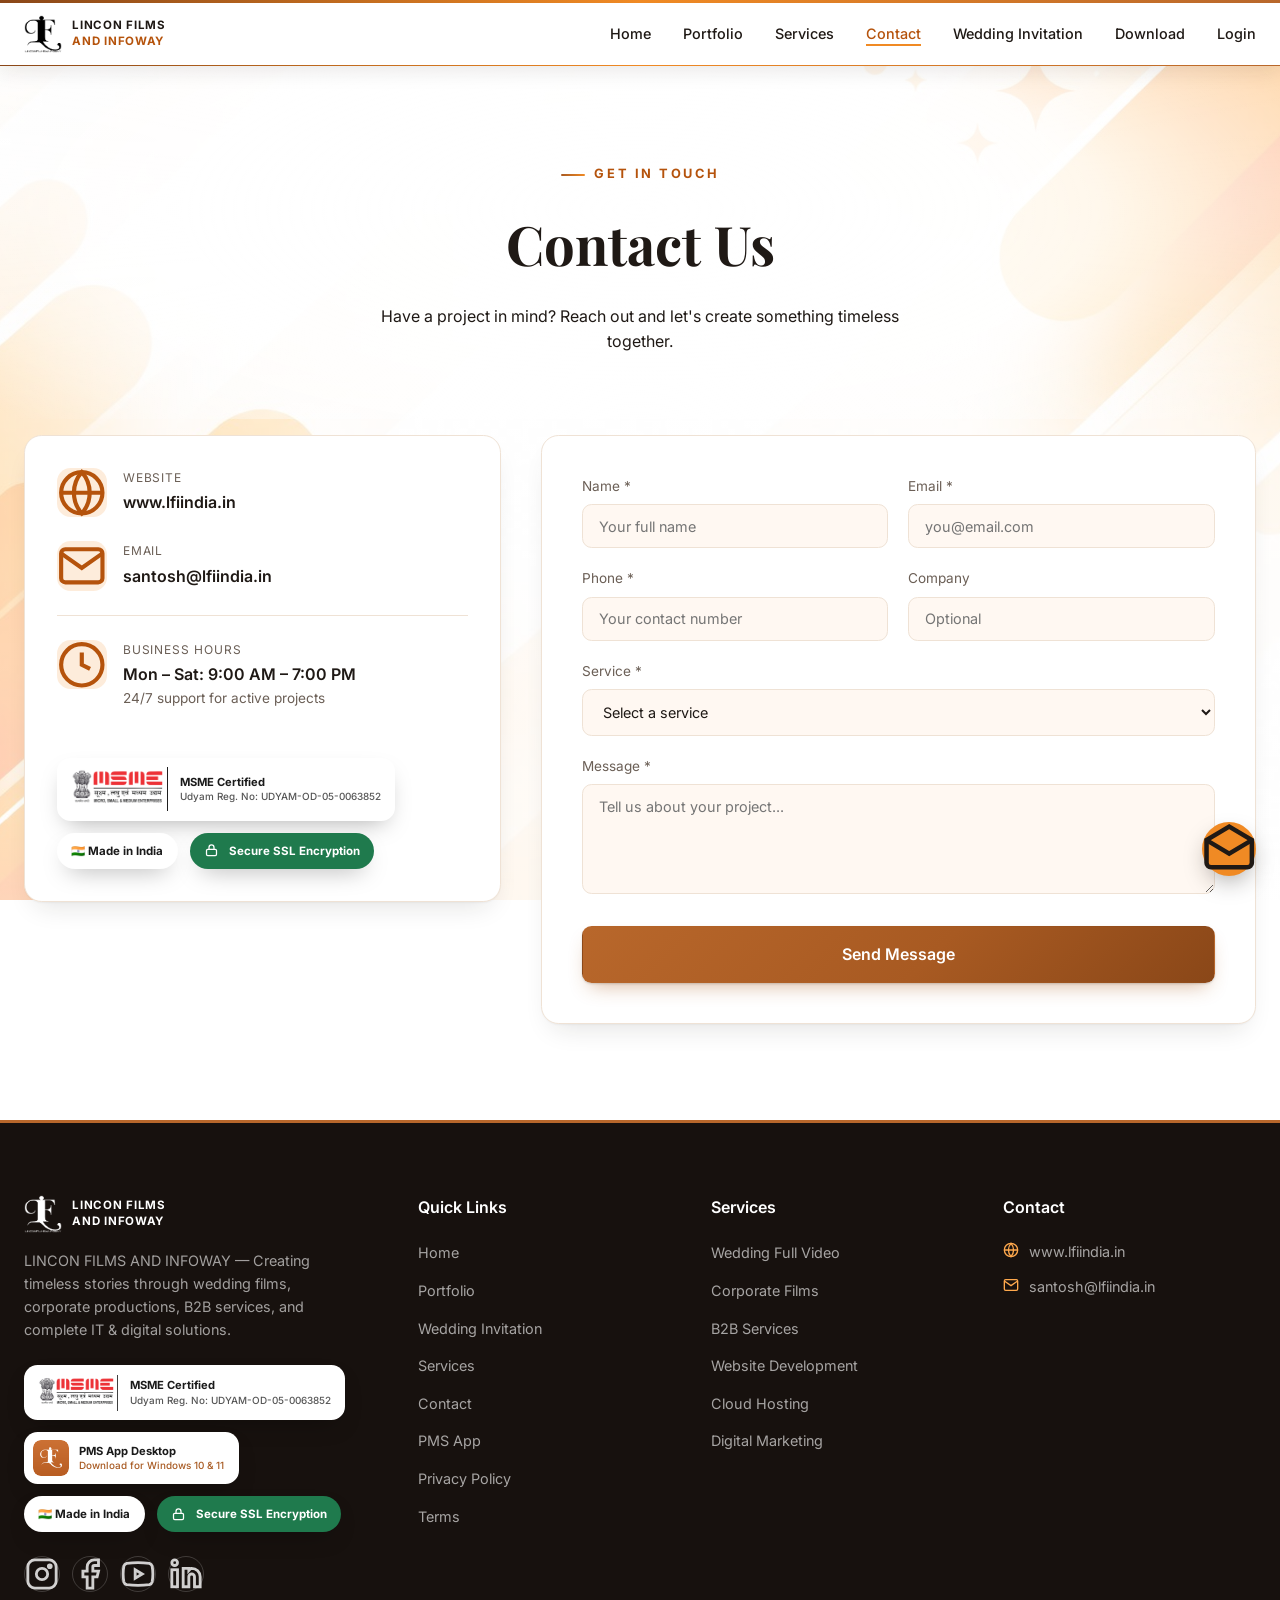
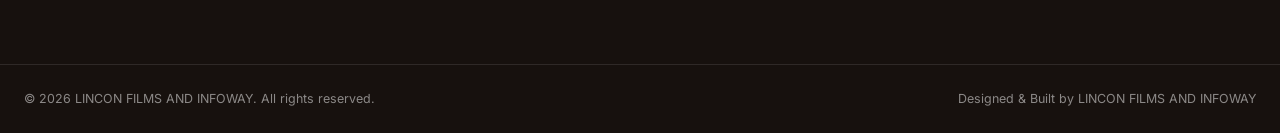
<file: contact.html>
<!DOCTYPE html>
<html lang="en">
<head>
<meta charset="UTF-8" />
<meta name="viewport" content="width=device-width, initial-scale=1.0" />
<title>Contact | LINCON FILMS AND INFOWAY</title>
<meta name="description" content="Get in touch for wedding video editing, corporate productions, B2B services, website development, and IT solutions." />
<meta name="keywords" content="Lincon Films and Infoway, LFI India, LFI Team, Lincon Films, wedding video editor, best wedding video editor India, video editors in India, wedding video editing, professional video editing services, IT support services, website design company India, web development, wedding films, video editing company India" />
<meta name="robots" content="index, follow" />
<meta name="author" content="LINCON FILMS AND INFOWAY" />
<link rel="canonical" href="https://www.lfiindia.in/contact" />
<meta property="og:title" content="Contact | LINCON FILMS AND INFOWAY" />
<meta property="og:description" content="Get in touch for wedding video editing, corporate productions, B2B services, website development, and IT solutions." />
<meta property="og:image" content="assets/og-image.jpg" />
<meta property="og:type" content="website" />
<meta property="og:url" content="https://www.lfiindia.in/contact" />
<meta name="twitter:card" content="summary_large_image" />
<meta name="twitter:title" content="Contact | LINCON FILMS AND INFOWAY" />
<meta name="twitter:description" content="Get in touch for wedding video editing, corporate productions, B2B services, website development, and IT solutions." />
<link rel="icon" href="assets/favicon.ico?v=3" sizes="any" />
<link rel="icon" type="image/png" href="assets/app-icon.png?v=3" />
<link rel="apple-touch-icon" href="assets/apple-touch-icon.png?v=3" />
<link rel="manifest" href="/site.webmanifest" />
<meta name="theme-color" content="#a85a22" />
<link rel="preconnect" href="https://fonts.googleapis.com">
<link href="https://fonts.googleapis.com/css2?family=Playfair+Display:wght@600;700;800&family=Inter:wght@400;500;600;700&display=swap" rel="stylesheet">
<link rel="stylesheet" href="css/style.css?v=14" />
<script type="application/ld+json">{"@context": "https://schema.org", "@type": "Organization", "name": "LINCON FILMS AND INFOWAY", "alternateName": ["LFI", "LFI India", "LFI Team", "Lincon Films", "Lincon Films and Infoway", "Lincon Films & Infoway", "Lincon"], "url": "https://www.lfiindia.in", "email": "santosh@lfiindia.in", "logo": "https://www.lfiindia.in/assets/logo-black.png", "description": "Lincon Films and Infoway (LFI India) \u2014 professional wedding video editing, video production, IT support, and website design services."}</script>
<noscript><style>.reveal{opacity:1!important;transform:none!important}</style></noscript>
</head>
<body data-page="page">

<header class="navbar">
  <div class="container nav-inner">
    <a href="/" class="brand">
      <img src="assets/logo-black.png" alt="LINCON FILMS AND INFOWAY logo" />
      <span class="brand-name">LINCON FILMS<br/><em>AND INFOWAY</em></span>
    </a>
    <ul class="nav-links"><li><a href="/">Home</a></li><li><a href="/portfolio">Portfolio</a></li><li><a href="/services">Services</a></li><li><a href="/contact" class="active">Contact</a></li><li><a href="https://weddinginvitation.lfiindia.in/" target="_blank" rel="noopener">Wedding Invitation</a></li><li><a href="https://pms.lfiindia.in/download" title="Download the LFI PMS App for your phone or computer" aria-label="Download the LFI PMS App">Download</a></li><li><a href="/login">Login</a></li></ul>
    <button class="nav-toggle" aria-label="Toggle menu">
      <svg viewBox="0 0 24 24" fill="none" stroke="currentColor" stroke-width="2"><path d="M3 12h18M3 6h18M3 18h18"/></svg>
    </button>
  </div>
  <div class="mobile-menu">
    <div class="container">
      <ul><li><a href="/">Home</a></li><li><a href="/portfolio">Portfolio</a></li><li><a href="/services">Services</a></li><li><a href="/contact" class="active">Contact</a></li><li><a href="https://weddinginvitation.lfiindia.in/" target="_blank" rel="noopener">Wedding Invitation</a></li><li><a href="https://pms.lfiindia.in/download" title="Download the LFI PMS App for your phone or computer" aria-label="Download the LFI PMS App">Download</a></li><li><a href="/login">Login</a></li></ul>
    </div>
  </div>
</header>

<section class="page-hero">
  <div class="container">
    <span class="section-label">Get In Touch</span>
    <h1>Contact Us</h1>
    <p>Have a project in mind? Reach out and let's create something timeless together.</p>
  </div>
</section>

<section class="section" style="padding-top:1rem">
  <div class="container contact-grid">
    <div style="display:flex;flex-direction:column;gap:2rem">
      <div class="glass" style="padding:2rem;display:flex;flex-direction:column;gap:1.5rem">
        <div style="display:flex;gap:1rem;align-items:flex-start">
          <div class="icon-box gold" style="margin-bottom:0;flex-shrink:0"><svg viewBox="0 0 24 24" fill="none" stroke="currentColor" stroke-width="2"><circle cx="12" cy="12" r="10"/><path d="M2 12h20M12 2a15 15 0 0 1 0 20 15 15 0 0 1 0-20Z"/></svg></div>
          <div><p class="text-muted" style="font-size:.75rem;text-transform:uppercase;letter-spacing:.08em">Website</p><a href="https://www.lfiindia.in" style="font-weight:600;margin-top:.2rem;display:block">www.lfiindia.in</a></div>
        </div>
        <div style="display:flex;gap:1rem;align-items:flex-start">
          <div class="icon-box gold" style="margin-bottom:0;flex-shrink:0"><svg viewBox="0 0 24 24" fill="none" stroke="currentColor" stroke-width="2"><rect x="2" y="4" width="20" height="16" rx="2"/><path d="m22 6-10 7L2 6"/></svg></div>
          <div><p class="text-muted" style="font-size:.75rem;text-transform:uppercase;letter-spacing:.08em">Email</p><a href="mailto:santosh@lfiindia.in" style="font-weight:600;margin-top:.2rem;display:block">santosh@lfiindia.in</a></div>
        </div>
        <div style="display:flex;gap:1rem;align-items:flex-start;border-top:1px solid var(--border);padding-top:1.5rem">
          <div class="icon-box gold" style="margin-bottom:0;flex-shrink:0"><svg viewBox="0 0 24 24" fill="none" stroke="currentColor" stroke-width="2"><circle cx="12" cy="12" r="10"/><path d="M12 6v6l4 2"/></svg></div>
          <div>
            <p class="text-muted" style="font-size:.75rem;text-transform:uppercase;letter-spacing:.08em">Business Hours</p>
            <p style="font-weight:600;margin-top:.2rem">Mon &ndash; Sat: 9:00 AM &ndash; 7:00 PM</p>
            <p class="text-muted" style="font-size:.85rem">24/7 support for active projects</p>
          </div>
        </div>
        
<div class="trust-badges">
  <div class="msme-badge">
    <img src="assets/msme-logo.png" alt="MSME Registered" style="height:44px" />
    <span>MSME&nbsp;Certified<br/><small>Udyam Reg. No: UDYAM-OD-05-0063852</small></span>
  </div>
  <div class="india-badge">🇮🇳&nbsp;Made in India</div>
  <div class="ssl-badge"><svg viewBox="0 0 24 24" fill="none" stroke="currentColor" stroke-width="2"><rect x="4" y="10" width="16" height="10" rx="2"/><path d="M8 10V7a4 4 0 0 1 8 0v3"/></svg>&nbsp;Secure SSL Encryption</div>
</div>

      </div>
    </div>

    <div>
      <form id="contact-form" class="glass form-panel" data-api-endpoint="https://formsubmit.co/ajax/santosh@lfiindia.in" data-form-type="contact">
        <input type="hidden" name="_subject" value="New Contact Inquiry - LFI India Website" />
        <input type="hidden" name="_template" value="table" />
        <input type="hidden" name="_captcha" value="false" />
        <input type="text" name="_honey" class="hp-field" tabindex="-1" autocomplete="off" aria-hidden="true" />
        <div class="form-row">
          <div class="field"><label>Name *</label><input type="text" name="name" data-required placeholder="Your full name" /><span class="field-error">Please enter your name</span></div>
          <div class="field"><label>Email *</label><input type="email" name="email" data-required placeholder="you@email.com" /><span class="field-error">Enter a valid email</span></div>
        </div>
        <div class="form-row">
          <div class="field"><label>Phone *</label><input type="tel" name="phone" data-required data-minlength="10" placeholder="Your contact number" /><span class="field-error">Enter a valid phone number</span></div>
          <div class="field"><label>Company</label><input type="text" name="company" placeholder="Optional" /></div>
        </div>
        <div class="field" style="margin-bottom:1.25rem">
          <label>Service *</label>
          <select name="service" data-required>
            <option value="" selected disabled>Select a service</option>
            <option value="Wedding Full Video">Wedding Full Video</option><option value="Corporate Films">Corporate Films</option><option value="B2B Services">B2B Services</option><option value="Wedding Invitation">Wedding Invitation</option><option value="Website Development">Website Development</option><option value="Software Development">Software Development</option><option value="Cloud Hosting & IT Support">Cloud Hosting & IT Support</option><option value="Digital Marketing">Digital Marketing</option><option value="Other">Other</option>
          </select>
          <span class="field-error">Please select a service</span>
        </div>
        <div class="field" style="margin-bottom:1.5rem">
          <label>Message *</label>
          <textarea name="message" data-required data-minlength="10" placeholder="Tell us about your project..."></textarea>
          <span class="field-error">Message should be at least 10 characters</span>
        </div>
        <button type="submit" class="btn btn-primary btn-lg btn-block">Send Message</button>
        <p class="form-submit-error" style="display:none;color:#c0392b;font-size:.85rem;margin-top:1rem;text-align:center">Something went wrong sending your message. Please try again in a moment, or email us directly.</p>
      </form>

      <div id="contact-form-success" class="glass form-success" style="display:none">
        <svg viewBox="0 0 24 24" fill="none" stroke="currentColor" stroke-width="2"><circle cx="12" cy="12" r="10"/><path d="m9 12 2 2 4-4"/></svg>
        <h3>Message sent successfully!</h3>
        <p>Thanks for reaching out &mdash; our team will get back to you shortly.</p>
      </div>
    </div>
  </div>
</section>

<div class="floating-actions">
  <a href="mailto:santosh@lfiindia.in" class="fab call" aria-label="Email us"><svg viewBox="0 0 24 24" fill="none" stroke="currentColor" stroke-width="2"><path d="m2 8 10 6 10-6"/><path d="M2 8v10a2 2 0 0 0 2 2h16a2 2 0 0 0 2-2V8l-10-6L2 8Z"/></svg></a>
</div>

<footer>

  <div class="container footer-grid">
    <div class="footer-brand">
      <div class="brand"><img src="assets/logo-white.png" alt="LINCON FILMS AND INFOWAY logo" /><span class="brand-name">LINCON FILMS<br/><em>AND INFOWAY</em></span></div>
      <p>LINCON FILMS AND INFOWAY — Creating timeless stories through wedding films, corporate productions, B2B services, and complete IT &amp; digital solutions.</p>
      
<div class="trust-badges">
  <div class="msme-badge">
    <img src="assets/msme-logo.png" alt="MSME Registered" style="height:36px" />
    <span>MSME&nbsp;Certified<br/><small>Udyam Reg. No: UDYAM-OD-05-0063852</small></span>
  </div>
  <a class="pms-badge" href="https://pms.lfiindia.in/download" title="Download PMS App"><img src="assets/app-icon.png?v=3" alt="" width="36" height="36" /><span>PMS&nbsp;App&nbsp;Desktop<br/><small>Download for Windows 10 &amp; 11</small></span></a>
  <span class="badge-break" aria-hidden="true"></span>
  <div class="india-badge">🇮🇳&nbsp;Made in India</div>
  <div class="ssl-badge"><svg viewBox="0 0 24 24" fill="none" stroke="currentColor" stroke-width="2"><rect x="4" y="10" width="16" height="10" rx="2"/><path d="M8 10V7a4 4 0 0 1 8 0v3"/></svg>&nbsp;Secure SSL Encryption</div>
</div>

      <div class="footer-socials">
        <a href="#" aria-label="Instagram"><svg viewBox="0 0 24 24" fill="none" stroke="currentColor" stroke-width="2"><rect x="2" y="2" width="20" height="20" rx="5"/><circle cx="12" cy="12" r="4"/><circle cx="17.5" cy="6.5" r="1"/></svg></a>
        <a href="#" aria-label="Facebook"><svg viewBox="0 0 24 24" fill="none" stroke="currentColor" stroke-width="2"><path d="M18 2h-3a5 5 0 0 0-5 5v3H7v4h3v8h4v-8h3l1-4h-4V7a1 1 0 0 1 1-1h3Z"/></svg></a>
        <a href="#" aria-label="YouTube"><svg viewBox="0 0 24 24" fill="none" stroke="currentColor" stroke-width="2"><path d="M22.5 12a29 29 0 0 0-.5-5.5 3 3 0 0 0-2-2A70 70 0 0 0 12 4a70 70 0 0 0-8 .5 3 3 0 0 0-2 2A29 29 0 0 0 1.5 12a29 29 0 0 0 .5 5.5 3 3 0 0 0 2 2 70 70 0 0 0 8 .5 70 70 0 0 0 8-.5 3 3 0 0 0 2-2 29 29 0 0 0 .5-5.5Z"/><path d="m10 9 5 3-5 3Z"/></svg></a>
        <a href="#" aria-label="LinkedIn"><svg viewBox="0 0 24 24" fill="none" stroke="currentColor" stroke-width="2"><path d="M16 8a6 6 0 0 1 6 6v7h-4v-7a2 2 0 0 0-4 0v7h-4V8h4v1.5A6 6 0 0 1 16 8Z"/><rect x="2" y="9" width="4" height="12"/><circle cx="4" cy="4" r="2"/></svg></a>
      </div>
    </div>
    <div>
      <h4>Quick Links</h4>
      <ul>
        <li><a href="/">Home</a></li>
        <li><a href="/portfolio">Portfolio</a></li>
        <li><a href="https://weddinginvitation.lfiindia.in/" target="_blank" rel="noopener">Wedding Invitation</a></li>
        <li><a href="/services">Services</a></li>
        <li><a href="/contact">Contact</a></li>
        <li><a href="https://pms.lfiindia.in/download">PMS App</a></li>
        <li><a href="/privacy-policy">Privacy Policy</a></li>
        <li><a href="/terms">Terms</a></li>
      </ul>
    </div>
    <div>
      <h4>Services</h4>
      <ul>
        <li><a href="/services">Wedding Full Video</a></li>
        <li><a href="/services">Corporate Films</a></li>
        <li><a href="/services">B2B Services</a></li>
        <li><a href="/services">Website Development</a></li>
        <li><a href="/services">Cloud Hosting</a></li>
        <li><a href="/services">Digital Marketing</a></li>
      </ul>
    </div>
    <div>
      <h4>Contact</h4>
      <ul>
        <li class="footer-contact-item"><svg viewBox="0 0 24 24" fill="none" stroke="currentColor" stroke-width="2"><circle cx="12" cy="12" r="10"/><path d="M2 12h20M12 2a15 15 0 0 1 0 20 15 15 0 0 1 0-20Z"/></svg> <a href="https://www.lfiindia.in">www.lfiindia.in</a></li>
        <li class="footer-contact-item"><svg viewBox="0 0 24 24" fill="none" stroke="currentColor" stroke-width="2"><rect x="2" y="4" width="20" height="16" rx="2"/><path d="m22 6-10 7L2 6"/></svg> <a href="mailto:santosh@lfiindia.in">santosh@lfiindia.in</a></li>
      </ul>
    </div>
  </div>
  <div class="container footer-bottom">
    <p>&copy; 2026 LINCON FILMS AND INFOWAY. All rights reserved.</p>
    <p>Designed &amp; Built by LINCON FILMS AND INFOWAY</p>
  </div>
</footer>
<script src="js/main.js?v=8"></script>
</body>
</html>
</file>
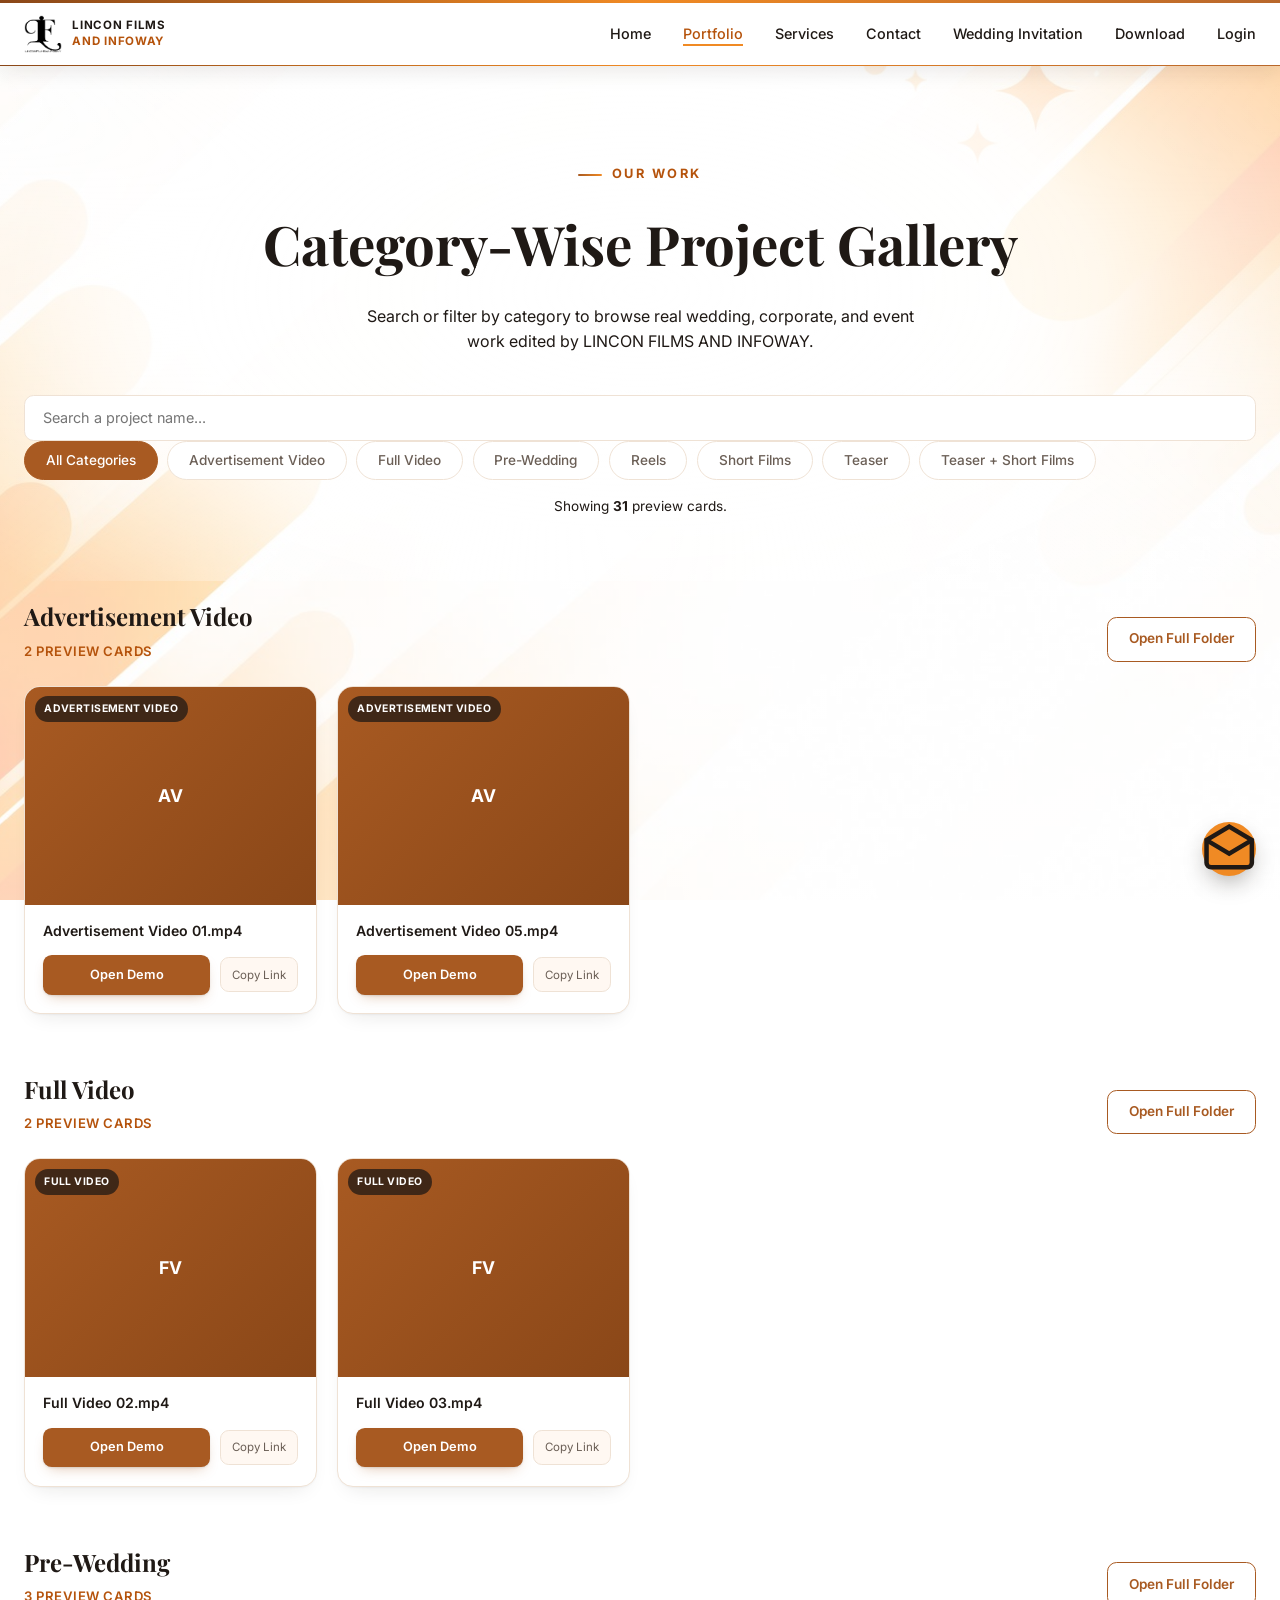
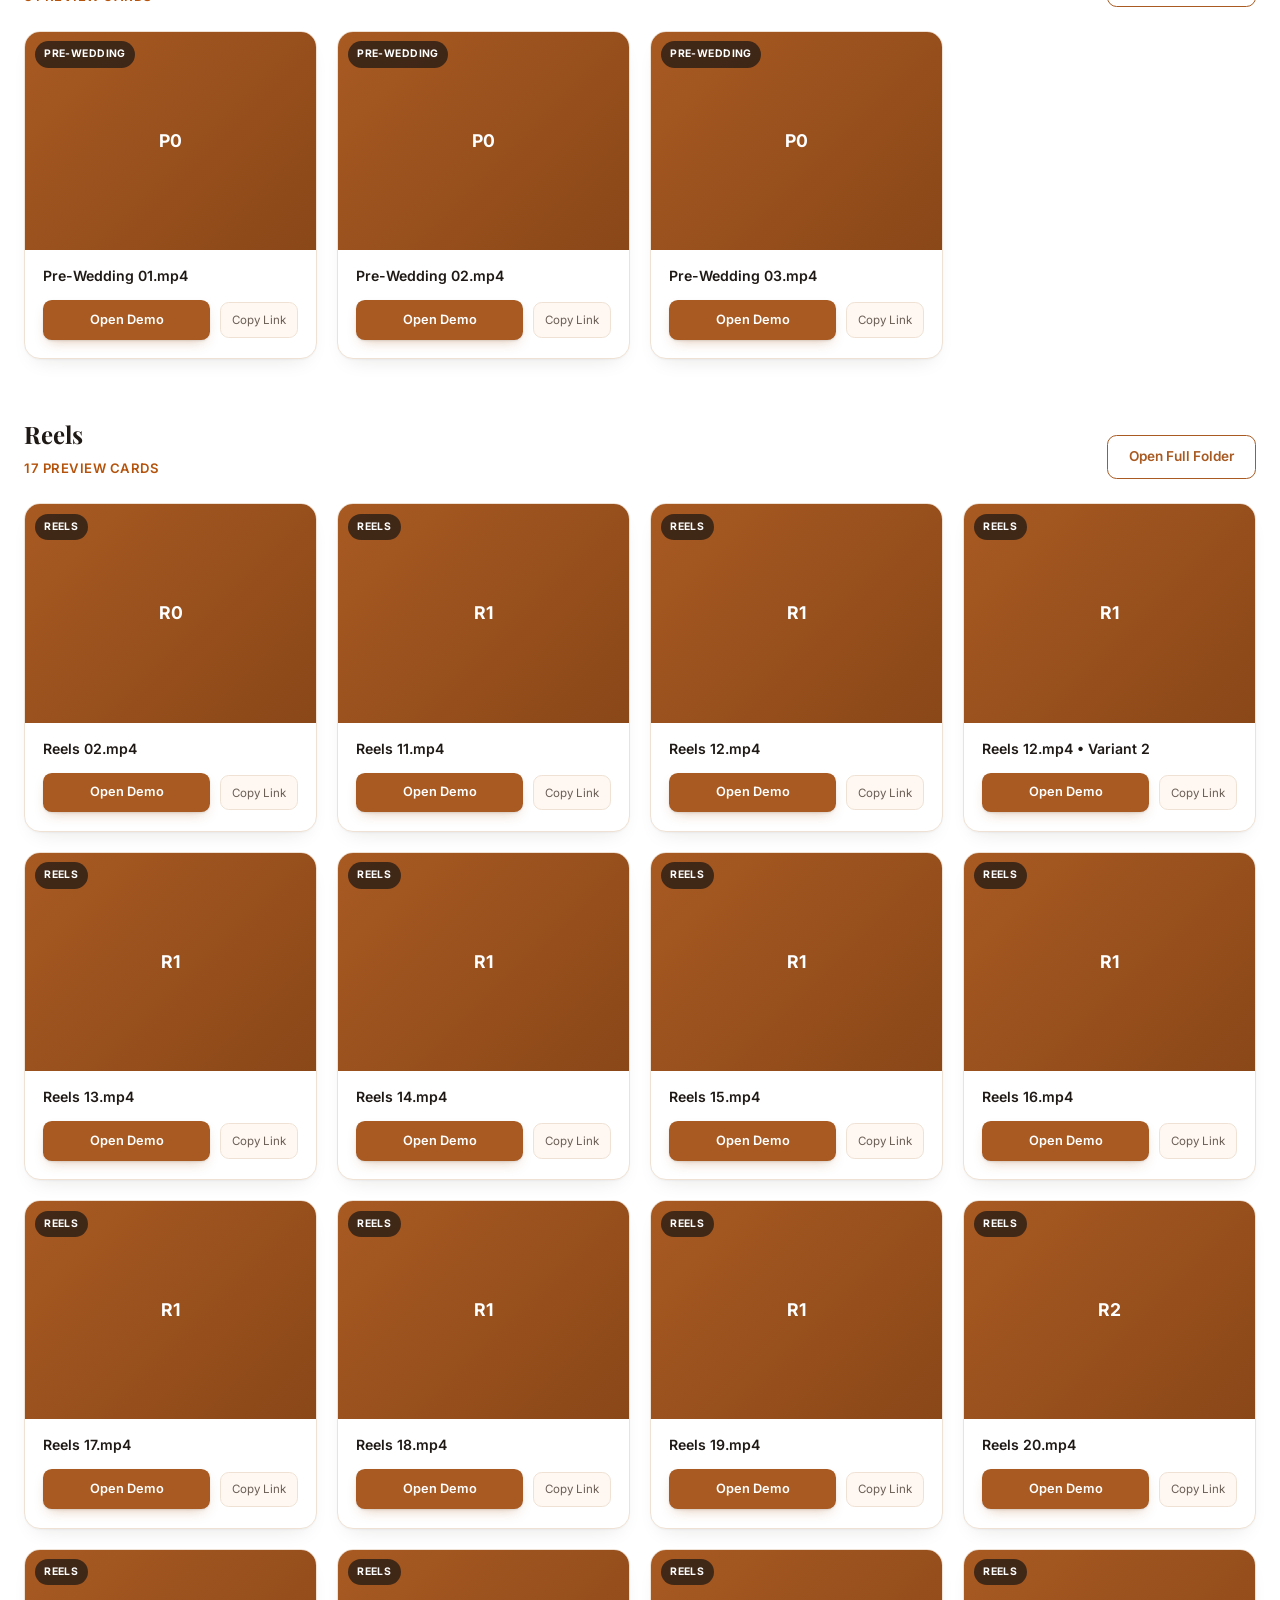
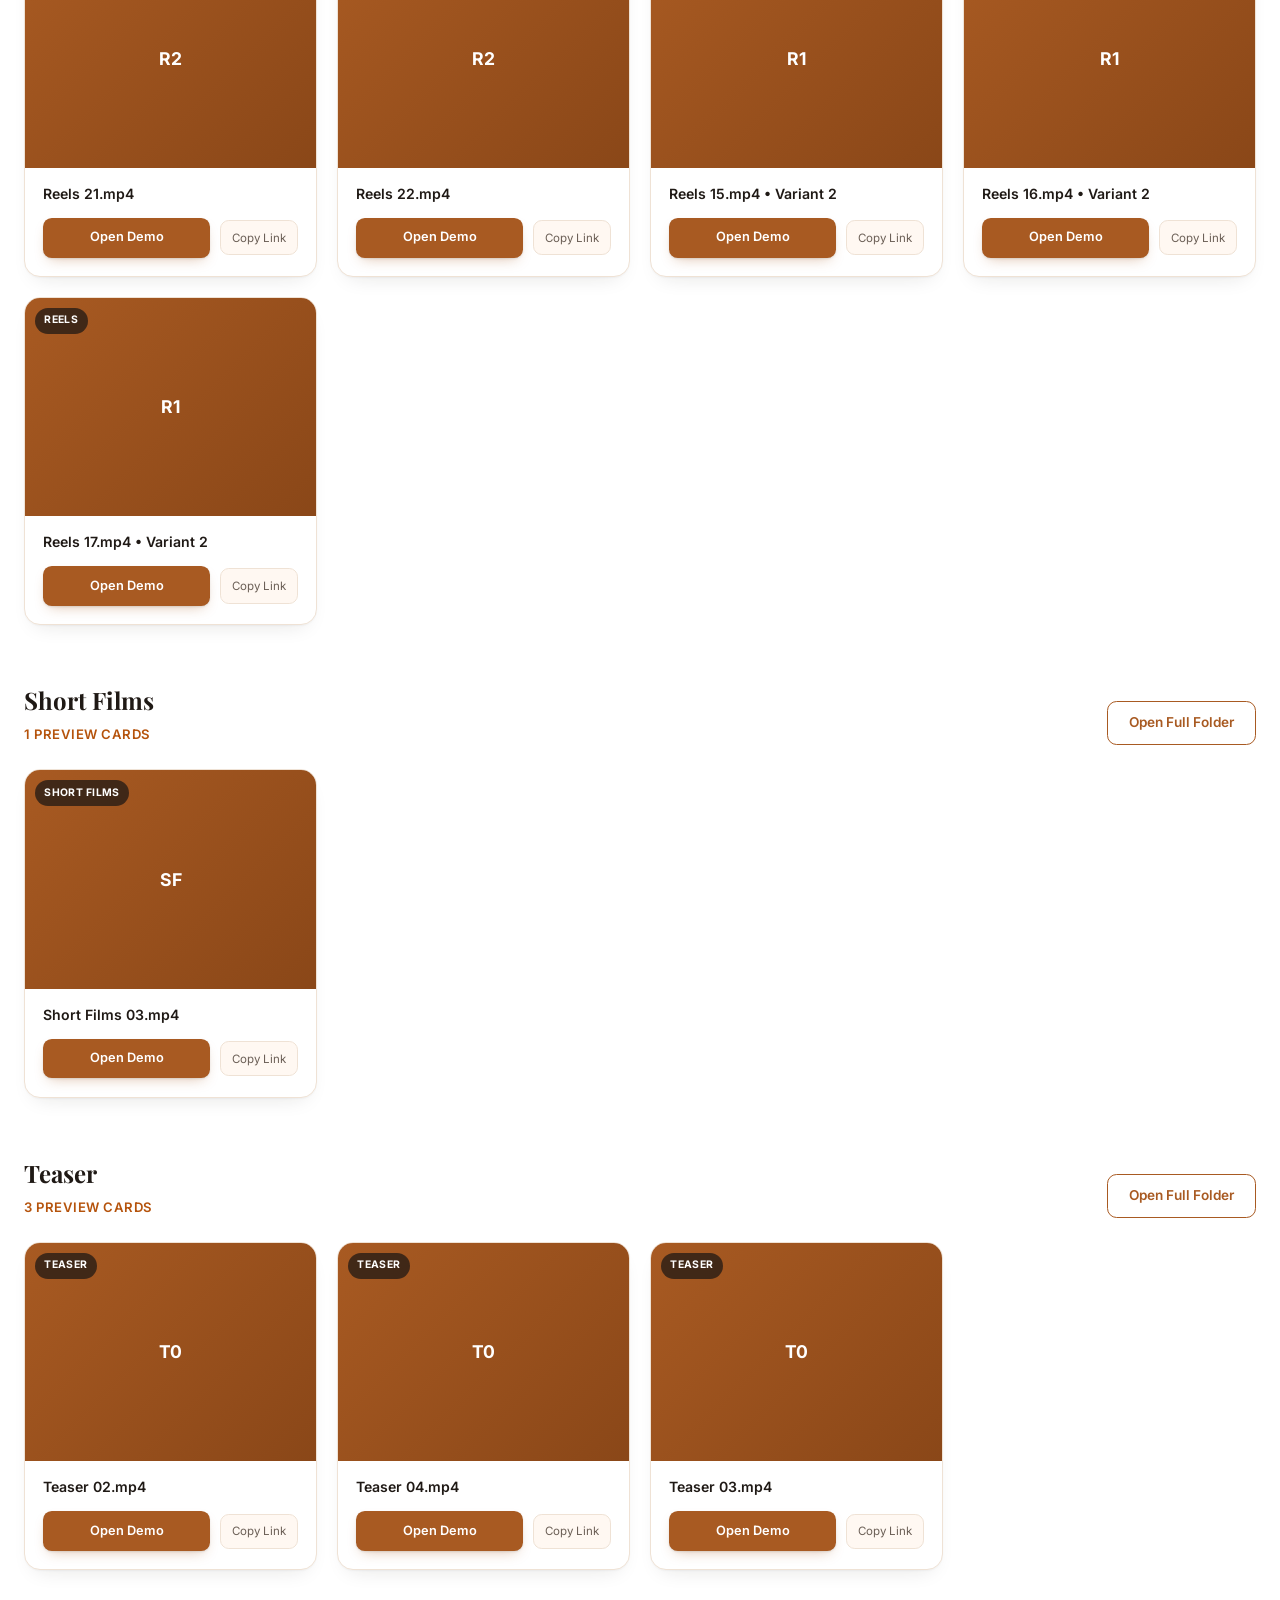
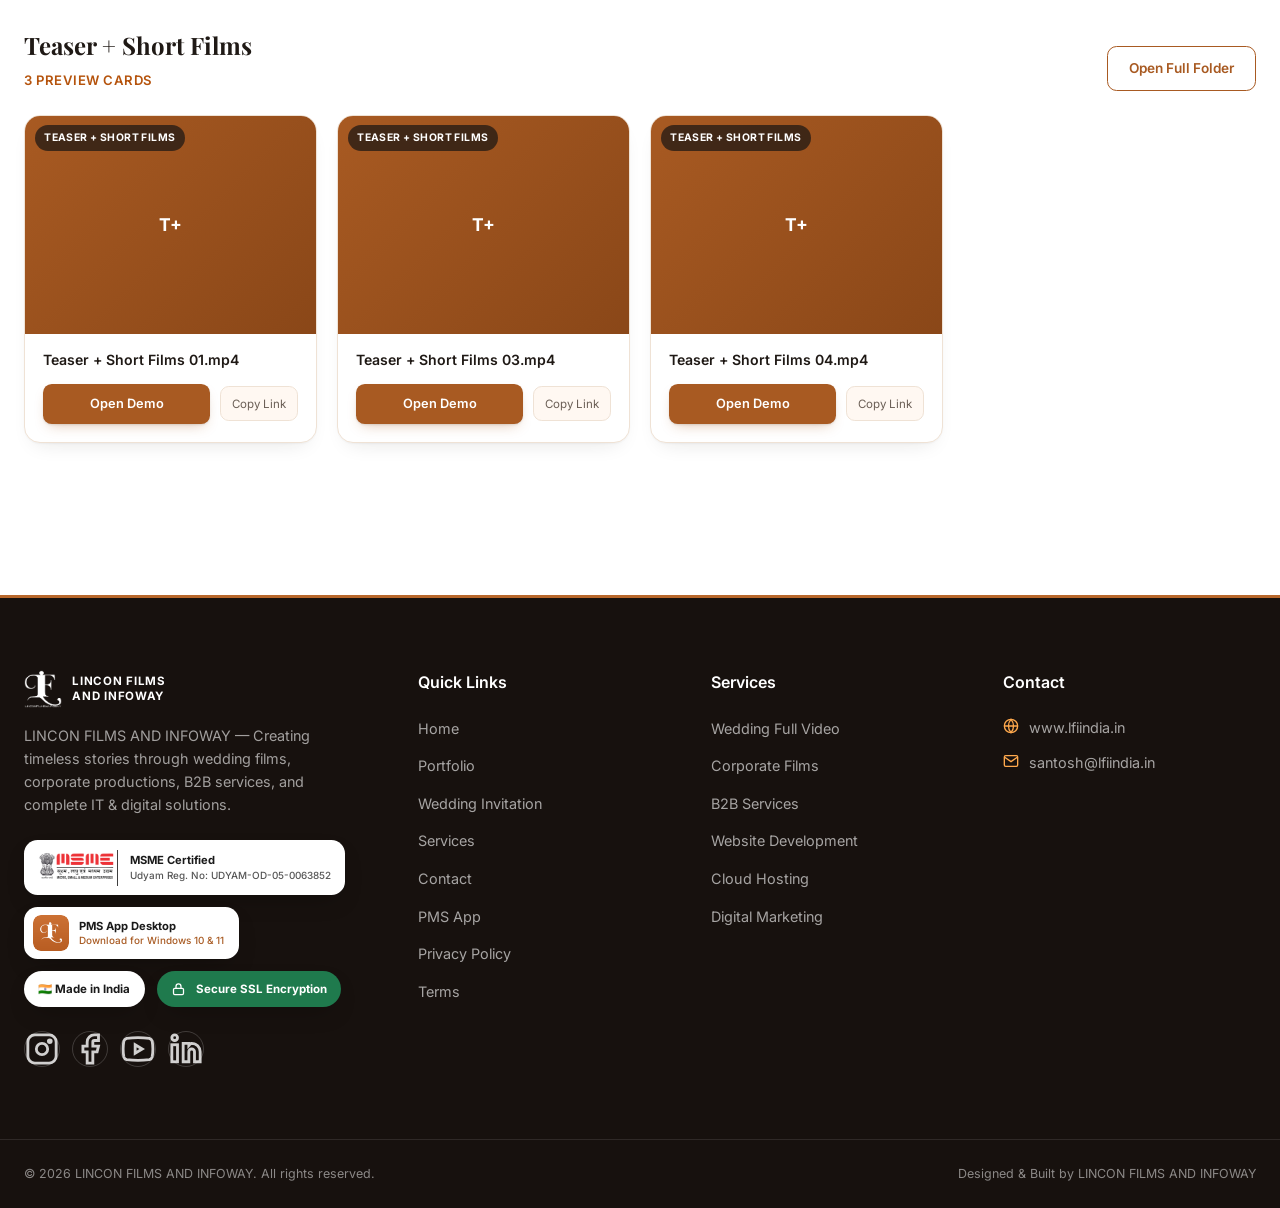
<file: portfolio.html>
<!DOCTYPE html>
<html lang="en">
<head>
<meta charset="UTF-8" />
<meta name="viewport" content="width=device-width, initial-scale=1.0" />
<title>Portfolio | LINCON FILMS AND INFOWAY</title>
<meta name="description" content="Explore LINCON FILMS AND INFOWAY's portfolio of wedding films, corporate productions, events, documentaries, and commercial work — organized by category." />
<meta name="keywords" content="Lincon Films and Infoway, LFI India, LFI Team, Lincon Films, wedding video editor, best wedding video editor India, video editors in India, wedding video editing, professional video editing services, IT support services, website design company India, web development, wedding films, video editing company India" />
<meta name="robots" content="index, follow" />
<meta name="author" content="LINCON FILMS AND INFOWAY" />
<link rel="canonical" href="https://www.lfiindia.in/portfolio" />
<meta property="og:title" content="Portfolio | LINCON FILMS AND INFOWAY" />
<meta property="og:description" content="Explore LINCON FILMS AND INFOWAY's portfolio of wedding films, corporate productions, events, documentaries, and commercial work — organized by category." />
<meta property="og:image" content="assets/og-image.jpg" />
<meta property="og:type" content="website" />
<meta property="og:url" content="https://www.lfiindia.in/portfolio" />
<meta name="twitter:card" content="summary_large_image" />
<meta name="twitter:title" content="Portfolio | LINCON FILMS AND INFOWAY" />
<meta name="twitter:description" content="Explore LINCON FILMS AND INFOWAY's portfolio of wedding films, corporate productions, events, documentaries, and commercial work — organized by category." />
<link rel="icon" href="assets/favicon.ico?v=3" sizes="any" />
<link rel="icon" type="image/png" href="assets/app-icon.png?v=3" />
<link rel="apple-touch-icon" href="assets/apple-touch-icon.png?v=3" />
<link rel="manifest" href="/site.webmanifest" />
<meta name="theme-color" content="#a85a22" />
<link rel="preconnect" href="https://fonts.googleapis.com">
<link href="https://fonts.googleapis.com/css2?family=Playfair+Display:wght@600;700;800&family=Inter:wght@400;500;600;700&display=swap" rel="stylesheet">
<link rel="stylesheet" href="css/style.css?v=14" />
<script type="application/ld+json">{"@context": "https://schema.org", "@type": "Organization", "name": "LINCON FILMS AND INFOWAY", "alternateName": ["LFI", "LFI India", "LFI Team", "Lincon Films", "Lincon Films and Infoway", "Lincon Films & Infoway", "Lincon"], "url": "https://www.lfiindia.in", "email": "santosh@lfiindia.in", "logo": "https://www.lfiindia.in/assets/logo-black.png", "description": "Lincon Films and Infoway (LFI India) \u2014 professional wedding video editing, video production, IT support, and website design services."}</script>
<noscript><style>.reveal{opacity:1!important;transform:none!important}</style></noscript>
</head>
<body data-page="page">

<header class="navbar">
  <div class="container nav-inner">
    <a href="/" class="brand">
      <img src="assets/logo-black.png" alt="LINCON FILMS AND INFOWAY logo" />
      <span class="brand-name">LINCON FILMS<br/><em>AND INFOWAY</em></span>
    </a>
    <ul class="nav-links"><li><a href="/">Home</a></li><li><a href="/portfolio" class="active">Portfolio</a></li><li><a href="/services">Services</a></li><li><a href="/contact">Contact</a></li><li><a href="https://weddinginvitation.lfiindia.in/" target="_blank" rel="noopener">Wedding Invitation</a></li><li><a href="https://pms.lfiindia.in/download" title="Download the LFI PMS App for your phone or computer" aria-label="Download the LFI PMS App">Download</a></li><li><a href="/login">Login</a></li></ul>
    <button class="nav-toggle" aria-label="Toggle menu">
      <svg viewBox="0 0 24 24" fill="none" stroke="currentColor" stroke-width="2"><path d="M3 12h18M3 6h18M3 18h18"/></svg>
    </button>
  </div>
  <div class="mobile-menu">
    <div class="container">
      <ul><li><a href="/">Home</a></li><li><a href="/portfolio" class="active">Portfolio</a></li><li><a href="/services">Services</a></li><li><a href="/contact">Contact</a></li><li><a href="https://weddinginvitation.lfiindia.in/" target="_blank" rel="noopener">Wedding Invitation</a></li><li><a href="https://pms.lfiindia.in/download" title="Download the LFI PMS App for your phone or computer" aria-label="Download the LFI PMS App">Download</a></li><li><a href="/login">Login</a></li></ul>
    </div>
  </div>
</header>

<section class="page-hero">
  <div class="container">
    <span class="section-label">Our Work</span>
    <h1>Category-Wise Project Gallery</h1>
    <p>Search or filter by category to browse real wedding, corporate, and event work edited by LINCON FILMS AND INFOWAY.</p>

    <div class="demo-controls">
      <input id="demoSearch" class="demo-search" type="search" placeholder="Search a project name..." aria-label="Search projects" />
    </div>
    <div class="demo-chips" id="categoryChips" aria-label="Category Filters"></div>
    <p class="demo-showing">Showing <strong id="demoTotalCount">0</strong> preview cards.</p>
  </div>
</section>

<section class="section" style="padding-top:1rem">
  <div class="container" id="demoSections"></div>
</section>

<div class="floating-actions">
  <a href="mailto:santosh@lfiindia.in" class="fab call" aria-label="Email us"><svg viewBox="0 0 24 24" fill="none" stroke="currentColor" stroke-width="2"><path d="m2 8 10 6 10-6"/><path d="M2 8v10a2 2 0 0 0 2 2h16a2 2 0 0 0 2-2V8l-10-6L2 8Z"/></svg></a>
</div>

<footer>

  <div class="container footer-grid">
    <div class="footer-brand">
      <div class="brand"><img src="assets/logo-white.png" alt="LINCON FILMS AND INFOWAY logo" /><span class="brand-name">LINCON FILMS<br/><em>AND INFOWAY</em></span></div>
      <p>LINCON FILMS AND INFOWAY — Creating timeless stories through wedding films, corporate productions, B2B services, and complete IT &amp; digital solutions.</p>
      
<div class="trust-badges">
  <div class="msme-badge">
    <img src="assets/msme-logo.png" alt="MSME Registered" style="height:36px" />
    <span>MSME&nbsp;Certified<br/><small>Udyam Reg. No: UDYAM-OD-05-0063852</small></span>
  </div>
  <a class="pms-badge" href="https://pms.lfiindia.in/download" title="Download PMS App"><img src="assets/app-icon.png?v=3" alt="" width="36" height="36" /><span>PMS&nbsp;App&nbsp;Desktop<br/><small>Download for Windows 10 &amp; 11</small></span></a>
  <span class="badge-break" aria-hidden="true"></span>
  <div class="india-badge">🇮🇳&nbsp;Made in India</div>
  <div class="ssl-badge"><svg viewBox="0 0 24 24" fill="none" stroke="currentColor" stroke-width="2"><rect x="4" y="10" width="16" height="10" rx="2"/><path d="M8 10V7a4 4 0 0 1 8 0v3"/></svg>&nbsp;Secure SSL Encryption</div>
</div>

      <div class="footer-socials">
        <a href="#" aria-label="Instagram"><svg viewBox="0 0 24 24" fill="none" stroke="currentColor" stroke-width="2"><rect x="2" y="2" width="20" height="20" rx="5"/><circle cx="12" cy="12" r="4"/><circle cx="17.5" cy="6.5" r="1"/></svg></a>
        <a href="#" aria-label="Facebook"><svg viewBox="0 0 24 24" fill="none" stroke="currentColor" stroke-width="2"><path d="M18 2h-3a5 5 0 0 0-5 5v3H7v4h3v8h4v-8h3l1-4h-4V7a1 1 0 0 1 1-1h3Z"/></svg></a>
        <a href="#" aria-label="YouTube"><svg viewBox="0 0 24 24" fill="none" stroke="currentColor" stroke-width="2"><path d="M22.5 12a29 29 0 0 0-.5-5.5 3 3 0 0 0-2-2A70 70 0 0 0 12 4a70 70 0 0 0-8 .5 3 3 0 0 0-2 2A29 29 0 0 0 1.5 12a29 29 0 0 0 .5 5.5 3 3 0 0 0 2 2 70 70 0 0 0 8 .5 70 70 0 0 0 8-.5 3 3 0 0 0 2-2 29 29 0 0 0 .5-5.5Z"/><path d="m10 9 5 3-5 3Z"/></svg></a>
        <a href="#" aria-label="LinkedIn"><svg viewBox="0 0 24 24" fill="none" stroke="currentColor" stroke-width="2"><path d="M16 8a6 6 0 0 1 6 6v7h-4v-7a2 2 0 0 0-4 0v7h-4V8h4v1.5A6 6 0 0 1 16 8Z"/><rect x="2" y="9" width="4" height="12"/><circle cx="4" cy="4" r="2"/></svg></a>
      </div>
    </div>
    <div>
      <h4>Quick Links</h4>
      <ul>
        <li><a href="/">Home</a></li>
        <li><a href="/portfolio">Portfolio</a></li>
        <li><a href="https://weddinginvitation.lfiindia.in/" target="_blank" rel="noopener">Wedding Invitation</a></li>
        <li><a href="/services">Services</a></li>
        <li><a href="/contact">Contact</a></li>
        <li><a href="https://pms.lfiindia.in/download">PMS App</a></li>
        <li><a href="/privacy-policy">Privacy Policy</a></li>
        <li><a href="/terms">Terms</a></li>
      </ul>
    </div>
    <div>
      <h4>Services</h4>
      <ul>
        <li><a href="/services">Wedding Full Video</a></li>
        <li><a href="/services">Corporate Films</a></li>
        <li><a href="/services">B2B Services</a></li>
        <li><a href="/services">Website Development</a></li>
        <li><a href="/services">Cloud Hosting</a></li>
        <li><a href="/services">Digital Marketing</a></li>
      </ul>
    </div>
    <div>
      <h4>Contact</h4>
      <ul>
        <li class="footer-contact-item"><svg viewBox="0 0 24 24" fill="none" stroke="currentColor" stroke-width="2"><circle cx="12" cy="12" r="10"/><path d="M2 12h20M12 2a15 15 0 0 1 0 20 15 15 0 0 1 0-20Z"/></svg> <a href="https://www.lfiindia.in">www.lfiindia.in</a></li>
        <li class="footer-contact-item"><svg viewBox="0 0 24 24" fill="none" stroke="currentColor" stroke-width="2"><rect x="2" y="4" width="20" height="16" rx="2"/><path d="m22 6-10 7L2 6"/></svg> <a href="mailto:santosh@lfiindia.in">santosh@lfiindia.in</a></li>
      </ul>
    </div>
  </div>
  <div class="container footer-bottom">
    <p>&copy; 2026 LINCON FILMS AND INFOWAY. All rights reserved.</p>
    <p>Designed &amp; Built by LINCON FILMS AND INFOWAY</p>
  </div>
</footer>
<script src="js/portfolio-demos-data.js"></script>
<script src="js/wedding-demos.js"></script>
<script src="js/main.js?v=8"></script>
</body>
</html>
</file>
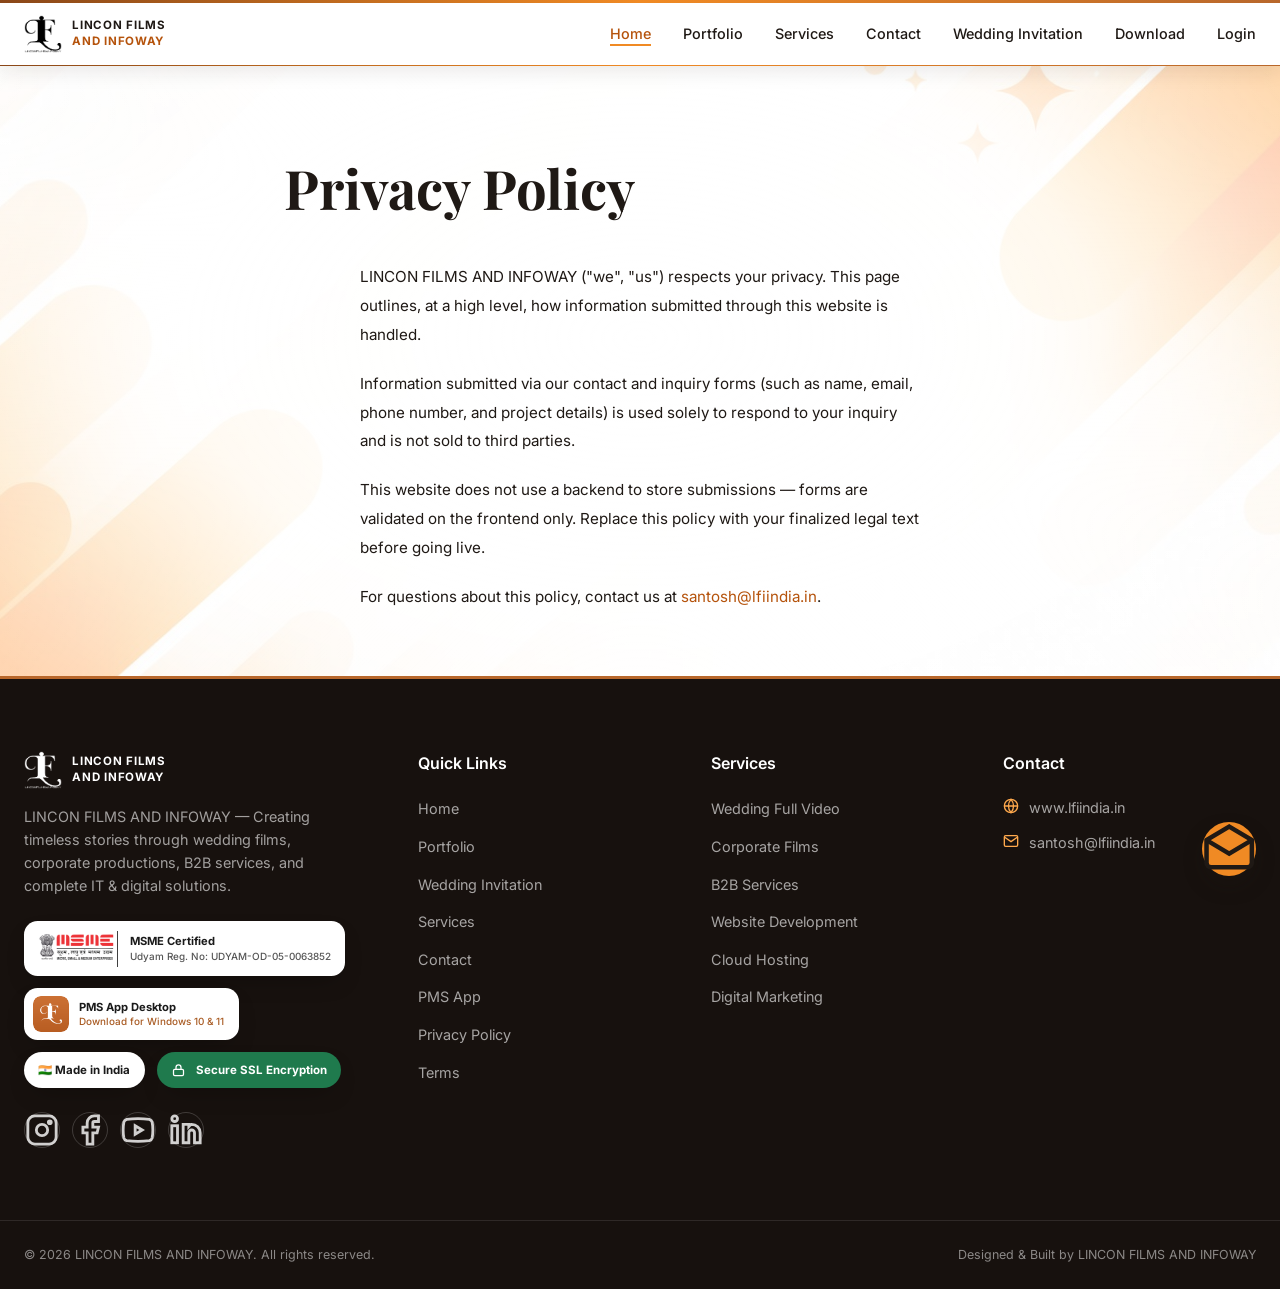
<file: privacy-policy.html>
<!DOCTYPE html>
<html lang="en">
<head>
<meta charset="UTF-8" />
<meta name="viewport" content="width=device-width, initial-scale=1.0" />
<title>Privacy Policy | LINCON FILMS AND INFOWAY</title>
<meta name="description" content="Privacy policy for the LINCON FILMS AND INFOWAY website." />
<meta name="keywords" content="Lincon Films and Infoway, LFI India, LFI Team, Lincon Films, wedding video editor, best wedding video editor India, video editors in India, wedding video editing, professional video editing services, IT support services, website design company India, web development, wedding films, video editing company India" />
<meta name="robots" content="index, follow" />
<meta name="author" content="LINCON FILMS AND INFOWAY" />
<link rel="canonical" href="https://www.lfiindia.in/privacy-policy" />
<meta property="og:title" content="Privacy Policy | LINCON FILMS AND INFOWAY" />
<meta property="og:description" content="Privacy policy for the LINCON FILMS AND INFOWAY website." />
<meta property="og:image" content="assets/og-image.jpg" />
<meta property="og:type" content="website" />
<meta property="og:url" content="https://www.lfiindia.in/privacy-policy" />
<meta name="twitter:card" content="summary_large_image" />
<meta name="twitter:title" content="Privacy Policy | LINCON FILMS AND INFOWAY" />
<meta name="twitter:description" content="Privacy policy for the LINCON FILMS AND INFOWAY website." />
<link rel="icon" href="assets/favicon.ico?v=3" sizes="any" />
<link rel="icon" type="image/png" href="assets/app-icon.png?v=3" />
<link rel="apple-touch-icon" href="assets/apple-touch-icon.png?v=3" />
<link rel="manifest" href="/site.webmanifest" />
<meta name="theme-color" content="#a85a22" />
<link rel="preconnect" href="https://fonts.googleapis.com">
<link href="https://fonts.googleapis.com/css2?family=Playfair+Display:wght@600;700;800&family=Inter:wght@400;500;600;700&display=swap" rel="stylesheet">
<link rel="stylesheet" href="css/style.css?v=14" />
<script type="application/ld+json">{"@context": "https://schema.org", "@type": "Organization", "name": "LINCON FILMS AND INFOWAY", "alternateName": ["LFI", "LFI India", "LFI Team", "Lincon Films", "Lincon Films and Infoway", "Lincon Films & Infoway", "Lincon"], "url": "https://www.lfiindia.in", "email": "santosh@lfiindia.in", "logo": "https://www.lfiindia.in/assets/logo-black.png", "description": "Lincon Films and Infoway (LFI India) \u2014 professional wedding video editing, video production, IT support, and website design services."}</script>
<noscript><style>.reveal{opacity:1!important;transform:none!important}</style></noscript>
</head>
<body data-page="page">

<header class="navbar">
  <div class="container nav-inner">
    <a href="/" class="brand">
      <img src="assets/logo-black.png" alt="LINCON FILMS AND INFOWAY logo" />
      <span class="brand-name">LINCON FILMS<br/><em>AND INFOWAY</em></span>
    </a>
    <ul class="nav-links"><li><a href="/" class="active">Home</a></li><li><a href="/portfolio">Portfolio</a></li><li><a href="/services">Services</a></li><li><a href="/contact">Contact</a></li><li><a href="https://weddinginvitation.lfiindia.in/" target="_blank" rel="noopener">Wedding Invitation</a></li><li><a href="https://pms.lfiindia.in/download" title="Download the LFI PMS App for your phone or computer" aria-label="Download the LFI PMS App">Download</a></li><li><a href="/login">Login</a></li></ul>
    <button class="nav-toggle" aria-label="Toggle menu">
      <svg viewBox="0 0 24 24" fill="none" stroke="currentColor" stroke-width="2"><path d="M3 12h18M3 6h18M3 18h18"/></svg>
    </button>
  </div>
  <div class="mobile-menu">
    <div class="container">
      <ul><li><a href="/" class="active">Home</a></li><li><a href="/portfolio">Portfolio</a></li><li><a href="/services">Services</a></li><li><a href="/contact">Contact</a></li><li><a href="https://weddinginvitation.lfiindia.in/" target="_blank" rel="noopener">Wedding Invitation</a></li><li><a href="https://pms.lfiindia.in/download" title="Download the LFI PMS App for your phone or computer" aria-label="Download the LFI PMS App">Download</a></li><li><a href="/login">Login</a></li></ul>
    </div>
  </div>
</header>

<section class="page-hero" style="text-align:left;padding-top:9rem">
  <div class="container" style="max-width:760px">
    <h1>Privacy Policy</h1>
    <div class="text-muted" style="margin-top:2rem;line-height:1.9;font-size:.95rem">
      <p>LINCON FILMS AND INFOWAY (&quot;we&quot;, &quot;us&quot;) respects your privacy. This page outlines, at a high level, how information submitted through this website is handled.</p>
      <p style="margin-top:1.25rem">Information submitted via our contact and inquiry forms (such as name, email, phone number, and project details) is used solely to respond to your inquiry and is not sold to third parties.</p>
      <p style="margin-top:1.25rem">This website does not use a backend to store submissions &mdash; forms are validated on the frontend only. Replace this policy with your finalized legal text before going live.</p>
      <p style="margin-top:1.25rem">For questions about this policy, contact us at <a href="mailto:santosh@lfiindia.in" style="color:var(--secondary-dark)">santosh@lfiindia.in</a>.</p>
    </div>
  </div>
</section>

<div class="floating-actions">
  <a href="mailto:santosh@lfiindia.in" class="fab call" aria-label="Email us"><svg viewBox="0 0 24 24" fill="none" stroke="currentColor" stroke-width="2"><path d="m2 8 10 6 10-6"/><path d="M2 8v10a2 2 0 0 0 2 2h16a2 2 0 0 0 2-2V8l-10-6L2 8Z"/></svg></a>
</div>

<footer>

  <div class="container footer-grid">
    <div class="footer-brand">
      <div class="brand"><img src="assets/logo-white.png" alt="LINCON FILMS AND INFOWAY logo" /><span class="brand-name">LINCON FILMS<br/><em>AND INFOWAY</em></span></div>
      <p>LINCON FILMS AND INFOWAY — Creating timeless stories through wedding films, corporate productions, B2B services, and complete IT &amp; digital solutions.</p>
      
<div class="trust-badges">
  <div class="msme-badge">
    <img src="assets/msme-logo.png" alt="MSME Registered" style="height:36px" />
    <span>MSME&nbsp;Certified<br/><small>Udyam Reg. No: UDYAM-OD-05-0063852</small></span>
  </div>
  <a class="pms-badge" href="https://pms.lfiindia.in/download" title="Download PMS App"><img src="assets/app-icon.png?v=3" alt="" width="36" height="36" /><span>PMS&nbsp;App&nbsp;Desktop<br/><small>Download for Windows 10 &amp; 11</small></span></a>
  <span class="badge-break" aria-hidden="true"></span>
  <div class="india-badge">🇮🇳&nbsp;Made in India</div>
  <div class="ssl-badge"><svg viewBox="0 0 24 24" fill="none" stroke="currentColor" stroke-width="2"><rect x="4" y="10" width="16" height="10" rx="2"/><path d="M8 10V7a4 4 0 0 1 8 0v3"/></svg>&nbsp;Secure SSL Encryption</div>
</div>

      <div class="footer-socials">
        <a href="#" aria-label="Instagram"><svg viewBox="0 0 24 24" fill="none" stroke="currentColor" stroke-width="2"><rect x="2" y="2" width="20" height="20" rx="5"/><circle cx="12" cy="12" r="4"/><circle cx="17.5" cy="6.5" r="1"/></svg></a>
        <a href="#" aria-label="Facebook"><svg viewBox="0 0 24 24" fill="none" stroke="currentColor" stroke-width="2"><path d="M18 2h-3a5 5 0 0 0-5 5v3H7v4h3v8h4v-8h3l1-4h-4V7a1 1 0 0 1 1-1h3Z"/></svg></a>
        <a href="#" aria-label="YouTube"><svg viewBox="0 0 24 24" fill="none" stroke="currentColor" stroke-width="2"><path d="M22.5 12a29 29 0 0 0-.5-5.5 3 3 0 0 0-2-2A70 70 0 0 0 12 4a70 70 0 0 0-8 .5 3 3 0 0 0-2 2A29 29 0 0 0 1.5 12a29 29 0 0 0 .5 5.5 3 3 0 0 0 2 2 70 70 0 0 0 8 .5 70 70 0 0 0 8-.5 3 3 0 0 0 2-2 29 29 0 0 0 .5-5.5Z"/><path d="m10 9 5 3-5 3Z"/></svg></a>
        <a href="#" aria-label="LinkedIn"><svg viewBox="0 0 24 24" fill="none" stroke="currentColor" stroke-width="2"><path d="M16 8a6 6 0 0 1 6 6v7h-4v-7a2 2 0 0 0-4 0v7h-4V8h4v1.5A6 6 0 0 1 16 8Z"/><rect x="2" y="9" width="4" height="12"/><circle cx="4" cy="4" r="2"/></svg></a>
      </div>
    </div>
    <div>
      <h4>Quick Links</h4>
      <ul>
        <li><a href="/">Home</a></li>
        <li><a href="/portfolio">Portfolio</a></li>
        <li><a href="https://weddinginvitation.lfiindia.in/" target="_blank" rel="noopener">Wedding Invitation</a></li>
        <li><a href="/services">Services</a></li>
        <li><a href="/contact">Contact</a></li>
        <li><a href="https://pms.lfiindia.in/download">PMS App</a></li>
        <li><a href="/privacy-policy">Privacy Policy</a></li>
        <li><a href="/terms">Terms</a></li>
      </ul>
    </div>
    <div>
      <h4>Services</h4>
      <ul>
        <li><a href="/services">Wedding Full Video</a></li>
        <li><a href="/services">Corporate Films</a></li>
        <li><a href="/services">B2B Services</a></li>
        <li><a href="/services">Website Development</a></li>
        <li><a href="/services">Cloud Hosting</a></li>
        <li><a href="/services">Digital Marketing</a></li>
      </ul>
    </div>
    <div>
      <h4>Contact</h4>
      <ul>
        <li class="footer-contact-item"><svg viewBox="0 0 24 24" fill="none" stroke="currentColor" stroke-width="2"><circle cx="12" cy="12" r="10"/><path d="M2 12h20M12 2a15 15 0 0 1 0 20 15 15 0 0 1 0-20Z"/></svg> <a href="https://www.lfiindia.in">www.lfiindia.in</a></li>
        <li class="footer-contact-item"><svg viewBox="0 0 24 24" fill="none" stroke="currentColor" stroke-width="2"><rect x="2" y="4" width="20" height="16" rx="2"/><path d="m22 6-10 7L2 6"/></svg> <a href="mailto:santosh@lfiindia.in">santosh@lfiindia.in</a></li>
      </ul>
    </div>
  </div>
  <div class="container footer-bottom">
    <p>&copy; 2026 LINCON FILMS AND INFOWAY. All rights reserved.</p>
    <p>Designed &amp; Built by LINCON FILMS AND INFOWAY</p>
  </div>
</footer>
<script src="js/main.js?v=8"></script>
</body>
</html>
</file>
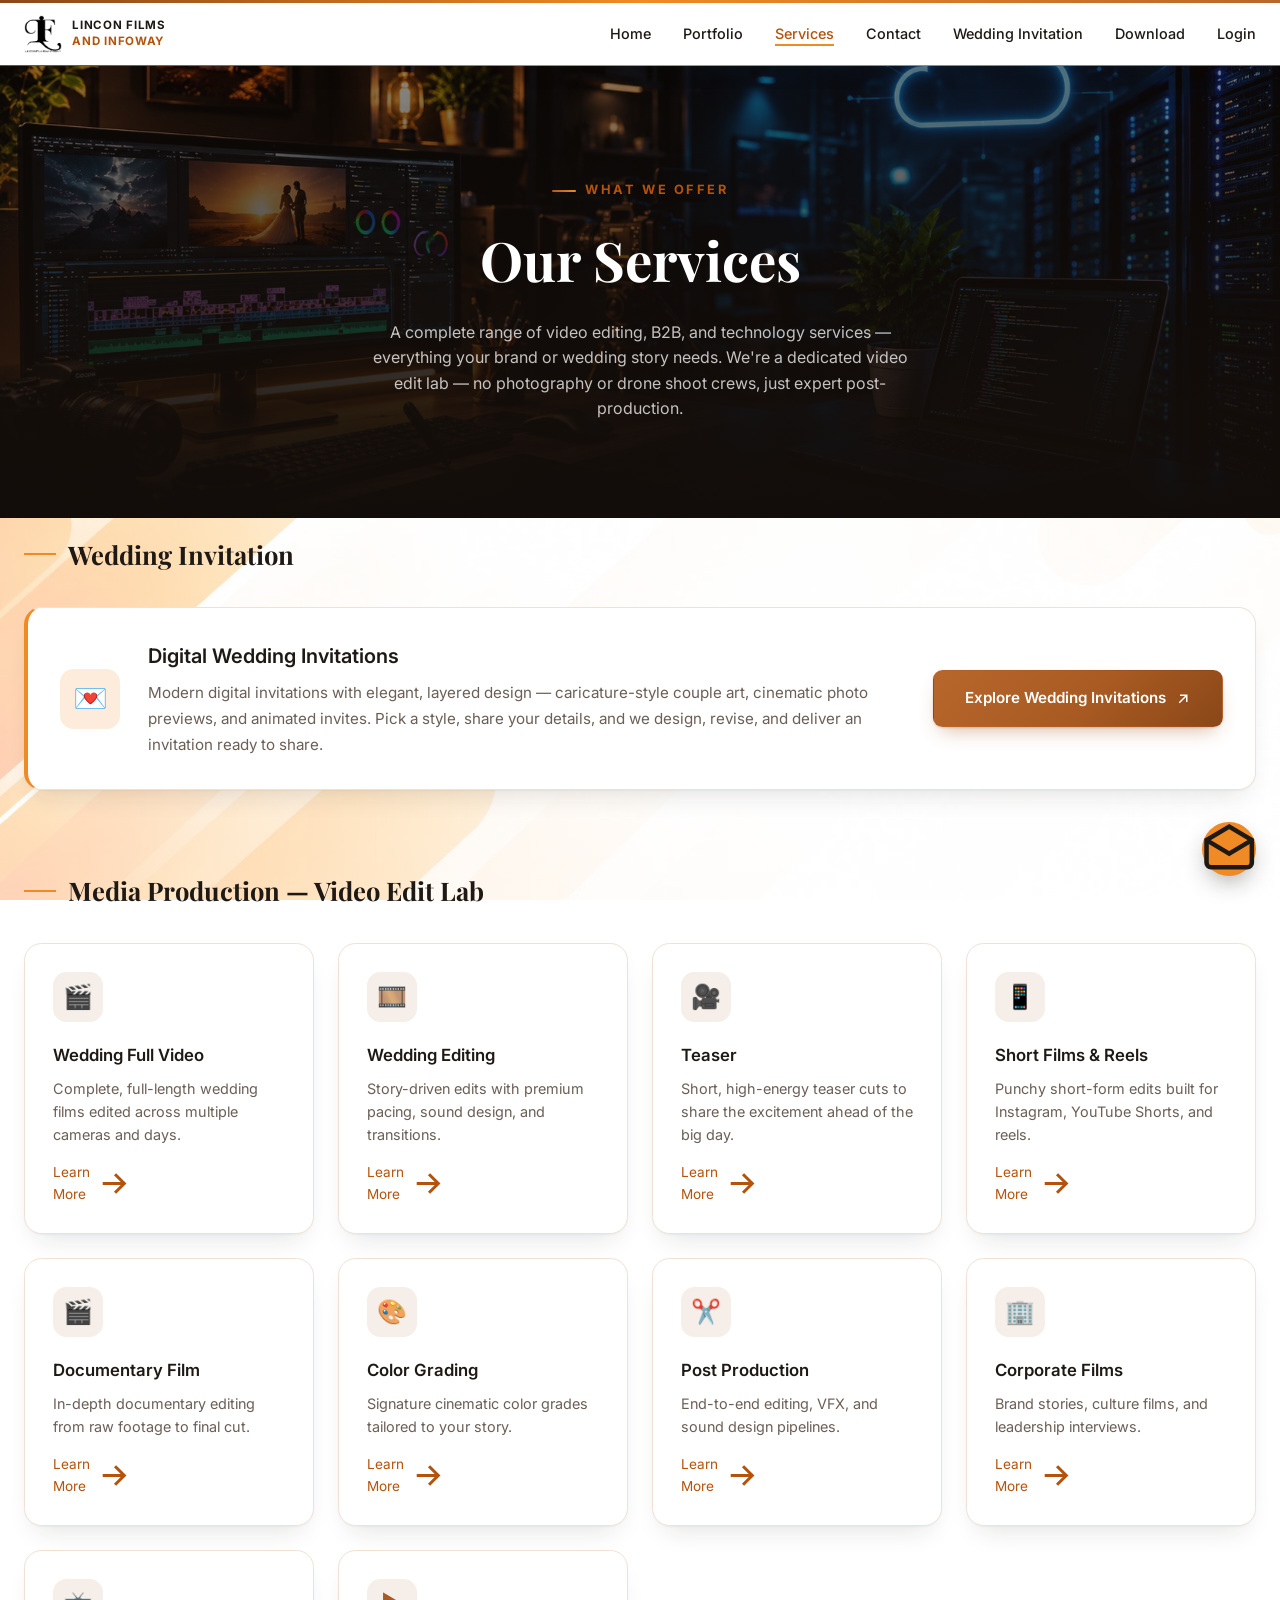
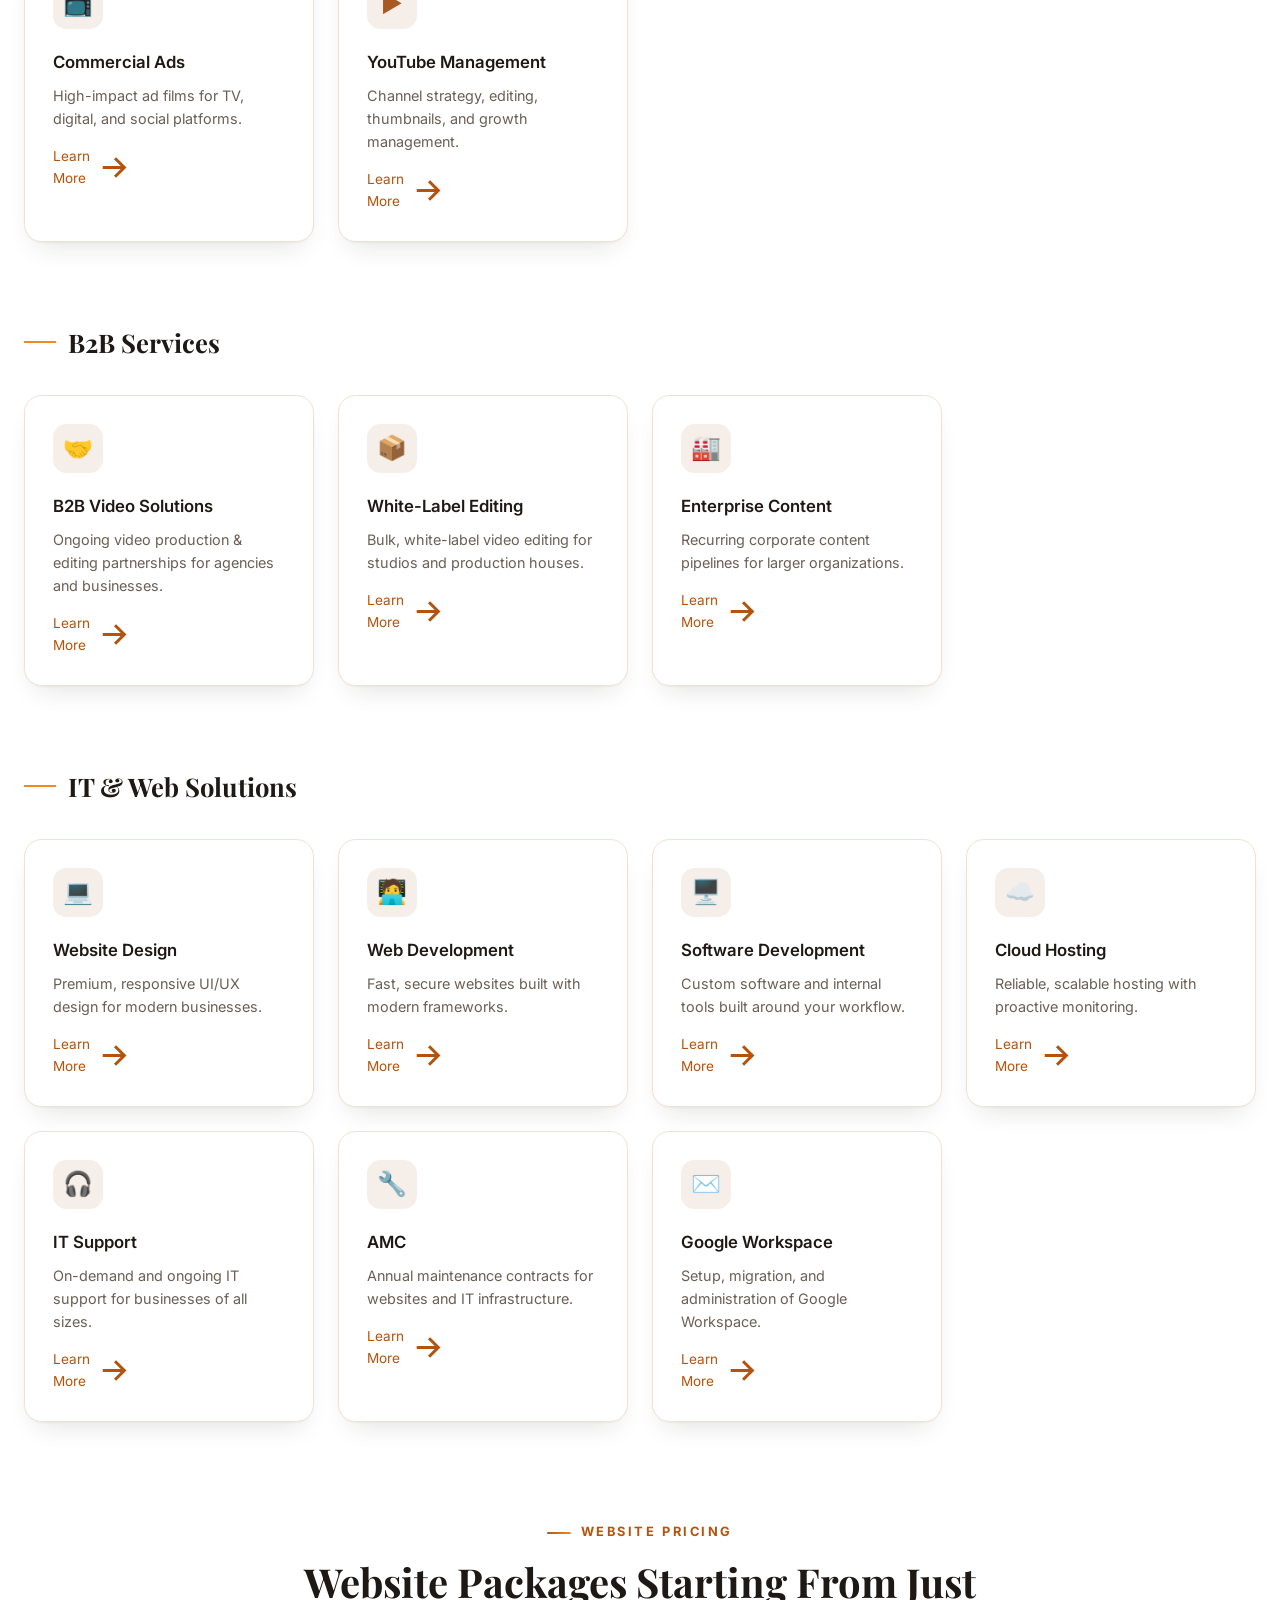
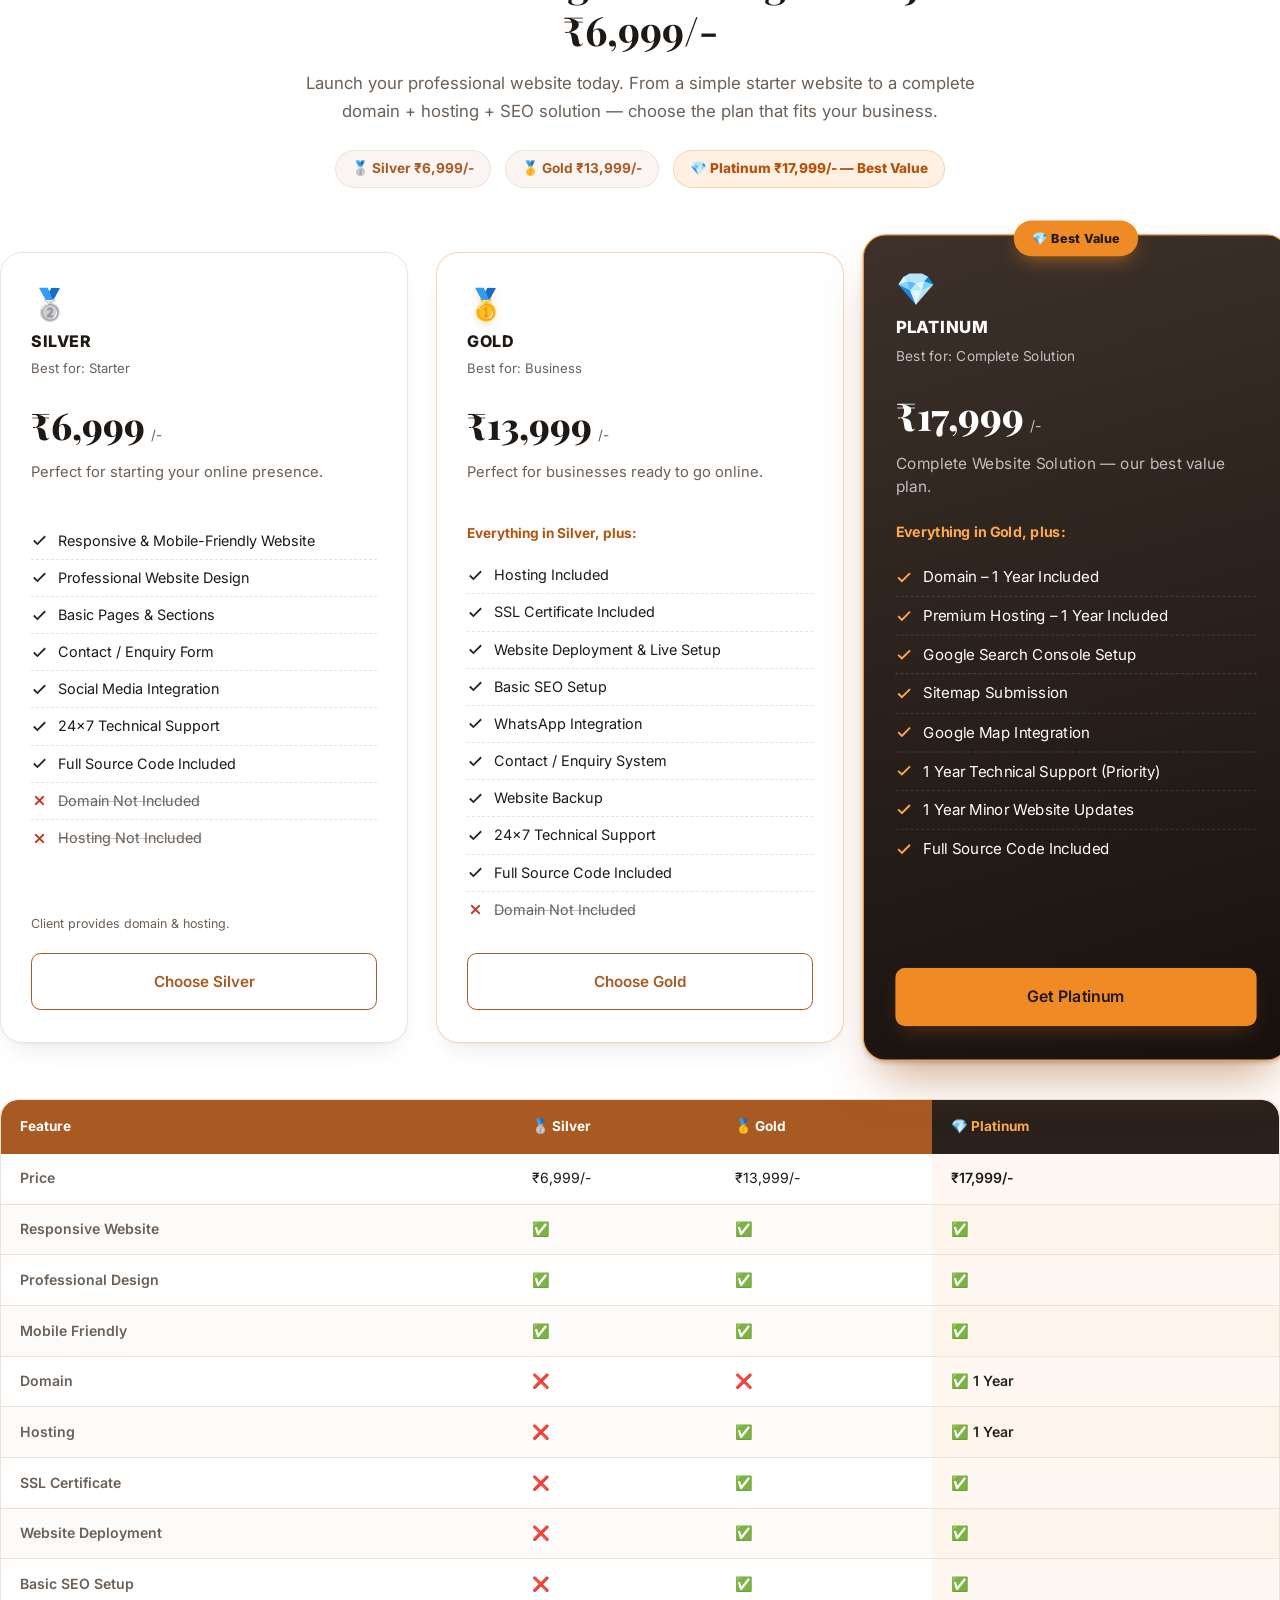
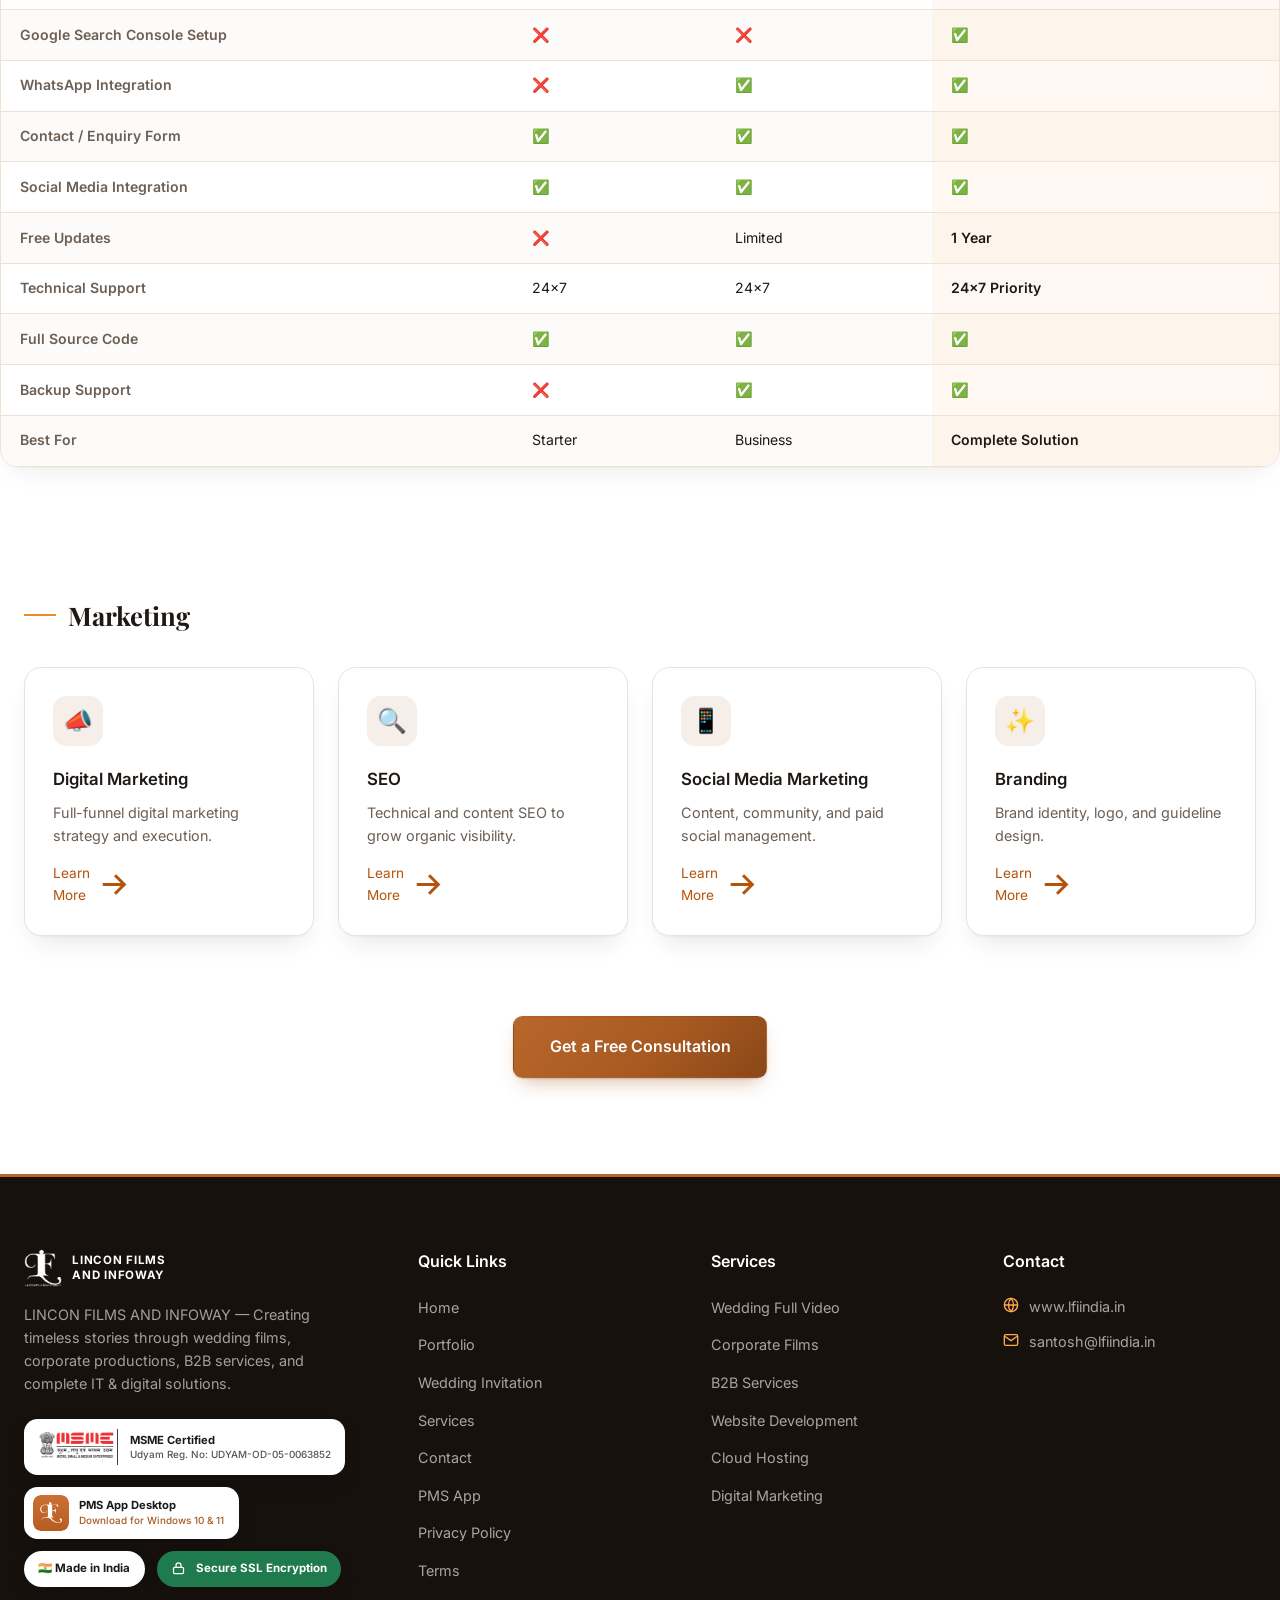
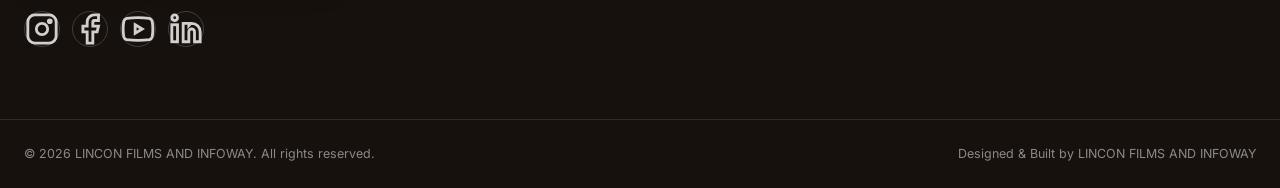
<file: services.html>
<!DOCTYPE html>
<html lang="en">
<head>
<meta charset="UTF-8" />
<meta name="viewport" content="width=device-width, initial-scale=1.0" />
<title>Services | LINCON FILMS AND INFOWAY</title>
<meta name="description" content="Wedding video editing, documentary films, teasers, reels, B2B services, website development, software development, cloud hosting, and digital marketing." />
<meta name="keywords" content="Lincon Films and Infoway, LFI India, LFI Team, Lincon Films, wedding video editor, best wedding video editor India, video editors in India, wedding video editing, professional video editing services, IT support services, website design company India, web development, wedding films, video editing company India" />
<meta name="robots" content="index, follow" />
<meta name="author" content="LINCON FILMS AND INFOWAY" />
<link rel="canonical" href="https://www.lfiindia.in/services" />
<meta property="og:title" content="Services | LINCON FILMS AND INFOWAY" />
<meta property="og:description" content="Wedding video editing, documentary films, teasers, reels, B2B services, website development, software development, cloud hosting, and digital marketing." />
<meta property="og:image" content="assets/og-image.jpg" />
<meta property="og:type" content="website" />
<meta property="og:url" content="https://www.lfiindia.in/services" />
<meta name="twitter:card" content="summary_large_image" />
<meta name="twitter:title" content="Services | LINCON FILMS AND INFOWAY" />
<meta name="twitter:description" content="Wedding video editing, documentary films, teasers, reels, B2B services, website development, software development, cloud hosting, and digital marketing." />
<link rel="icon" href="assets/favicon.ico?v=3" sizes="any" />
<link rel="icon" type="image/png" href="assets/app-icon.png?v=3" />
<link rel="apple-touch-icon" href="assets/apple-touch-icon.png?v=3" />
<link rel="manifest" href="/site.webmanifest" />
<meta name="theme-color" content="#a85a22" />
<link rel="preconnect" href="https://fonts.googleapis.com">
<link href="https://fonts.googleapis.com/css2?family=Playfair+Display:wght@600;700;800&family=Inter:wght@400;500;600;700&display=swap" rel="stylesheet">
<link rel="stylesheet" href="css/style.css?v=14" />
<script type="application/ld+json">{"@context": "https://schema.org", "@type": "Organization", "name": "LINCON FILMS AND INFOWAY", "alternateName": ["LFI", "LFI India", "LFI Team", "Lincon Films", "Lincon Films and Infoway", "Lincon Films & Infoway", "Lincon"], "url": "https://www.lfiindia.in", "email": "santosh@lfiindia.in", "logo": "https://www.lfiindia.in/assets/logo-black.png", "description": "Lincon Films and Infoway (LFI India) \u2014 professional wedding video editing, video production, IT support, and website design services."}</script>
<noscript><style>.reveal{opacity:1!important;transform:none!important}</style></noscript>
</head>
<body data-page="page">

<header class="navbar">
  <div class="container nav-inner">
    <a href="/" class="brand">
      <img src="assets/logo-black.png" alt="LINCON FILMS AND INFOWAY logo" />
      <span class="brand-name">LINCON FILMS<br/><em>AND INFOWAY</em></span>
    </a>
    <ul class="nav-links"><li><a href="/">Home</a></li><li><a href="/portfolio">Portfolio</a></li><li><a href="/services" class="active">Services</a></li><li><a href="/contact">Contact</a></li><li><a href="https://weddinginvitation.lfiindia.in/" target="_blank" rel="noopener">Wedding Invitation</a></li><li><a href="https://pms.lfiindia.in/download" title="Download the LFI PMS App for your phone or computer" aria-label="Download the LFI PMS App">Download</a></li><li><a href="/login">Login</a></li></ul>
    <button class="nav-toggle" aria-label="Toggle menu">
      <svg viewBox="0 0 24 24" fill="none" stroke="currentColor" stroke-width="2"><path d="M3 12h18M3 6h18M3 18h18"/></svg>
    </button>
  </div>
  <div class="mobile-menu">
    <div class="container">
      <ul><li><a href="/">Home</a></li><li><a href="/portfolio">Portfolio</a></li><li><a href="/services" class="active">Services</a></li><li><a href="/contact">Contact</a></li><li><a href="https://weddinginvitation.lfiindia.in/" target="_blank" rel="noopener">Wedding Invitation</a></li><li><a href="https://pms.lfiindia.in/download" title="Download the LFI PMS App for your phone or computer" aria-label="Download the LFI PMS App">Download</a></li><li><a href="/login">Login</a></li></ul>
    </div>
  </div>
</header>

<section class="page-hero with-image">
  <div class="hero-bg" style="background-image:url('assets/services-hero.jpg')"></div>
  <div class="container" style="position:relative;z-index:2">
    <span class="section-label">What We Offer</span>
    <h1>Our Services</h1>
    <p>A complete range of video editing, B2B, and technology services &mdash; everything your brand or wedding story needs. We're a dedicated video edit lab &mdash; no photography or drone shoot crews, just expert post-production.</p>
  </div>
</section>

<div style="padding-top:1rem">
  
    <div class="container" style="margin-bottom:5rem">
      <h2 class="service-group-title"><span class="dash"></span>Wedding Invitation</h2>
      <a href="https://weddinginvitation.lfiindia.in/" target="_blank" rel="noopener" class="card service-feature reveal">
        <div class="icon-box gold">💌</div>
        <div class="service-feature-body">
          <h3 style="font-size:1.25rem;font-family:'Inter',sans-serif;font-weight:600">Digital Wedding Invitations</h3>
          <p class="text-muted" style="margin-top:.5rem;font-size:.95rem;line-height:1.7">Modern digital invitations with elegant, layered design &mdash; caricature-style couple art, cinematic photo previews, and animated invites. Pick a style, share your details, and we design, revise, and deliver an invitation ready to share.</p>
        </div>
        <span class="btn btn-primary">Explore Wedding Invitations <svg viewBox="0 0 24 24" fill="none" stroke="currentColor" stroke-width="2"><path d="M7 17 17 7M8 7h9v9"/></svg></span>
      </a>
    </div>
    <div class="container" style="margin-bottom:5rem">
      <h2 class="service-group-title"><span class="dash"></span>Media Production — Video Edit Lab</h2>
      <div class="grid grid-4">
    <div class="card reveal">
      <div class="icon-box" style="font-size:1.5rem">🎬</div>
      <h3 style="font-size:1.05rem;font-family:'Inter',sans-serif;font-weight:600">Wedding Full Video</h3>
      <p class="text-muted" style="margin-top:.5rem;font-size:.9rem;line-height:1.6">Complete, full-length wedding films edited across multiple cameras and days.</p>
      <a href="/contact" style="display:inline-flex;align-items:center;gap:.3rem;margin-top:1rem;font-size:.85rem;color:var(--secondary-dark)">Learn More <svg viewBox="0 0 24 24" fill="none" stroke="currentColor" stroke-width="2"><path d="M5 12h14M13 6l6 6-6 6"/></svg></a>
    </div>
    <div class="card reveal">
      <div class="icon-box" style="font-size:1.5rem">🎞️</div>
      <h3 style="font-size:1.05rem;font-family:'Inter',sans-serif;font-weight:600">Wedding Editing</h3>
      <p class="text-muted" style="margin-top:.5rem;font-size:.9rem;line-height:1.6">Story-driven edits with premium pacing, sound design, and transitions.</p>
      <a href="/contact" style="display:inline-flex;align-items:center;gap:.3rem;margin-top:1rem;font-size:.85rem;color:var(--secondary-dark)">Learn More <svg viewBox="0 0 24 24" fill="none" stroke="currentColor" stroke-width="2"><path d="M5 12h14M13 6l6 6-6 6"/></svg></a>
    </div>
    <div class="card reveal">
      <div class="icon-box" style="font-size:1.5rem">🎥</div>
      <h3 style="font-size:1.05rem;font-family:'Inter',sans-serif;font-weight:600">Teaser</h3>
      <p class="text-muted" style="margin-top:.5rem;font-size:.9rem;line-height:1.6">Short, high-energy teaser cuts to share the excitement ahead of the big day.</p>
      <a href="/contact" style="display:inline-flex;align-items:center;gap:.3rem;margin-top:1rem;font-size:.85rem;color:var(--secondary-dark)">Learn More <svg viewBox="0 0 24 24" fill="none" stroke="currentColor" stroke-width="2"><path d="M5 12h14M13 6l6 6-6 6"/></svg></a>
    </div>
    <div class="card reveal">
      <div class="icon-box" style="font-size:1.5rem">📱</div>
      <h3 style="font-size:1.05rem;font-family:'Inter',sans-serif;font-weight:600">Short Films & Reels</h3>
      <p class="text-muted" style="margin-top:.5rem;font-size:.9rem;line-height:1.6">Punchy short-form edits built for Instagram, YouTube Shorts, and reels.</p>
      <a href="/contact" style="display:inline-flex;align-items:center;gap:.3rem;margin-top:1rem;font-size:.85rem;color:var(--secondary-dark)">Learn More <svg viewBox="0 0 24 24" fill="none" stroke="currentColor" stroke-width="2"><path d="M5 12h14M13 6l6 6-6 6"/></svg></a>
    </div>
    <div class="card reveal">
      <div class="icon-box" style="font-size:1.5rem">🎬</div>
      <h3 style="font-size:1.05rem;font-family:'Inter',sans-serif;font-weight:600">Documentary Film</h3>
      <p class="text-muted" style="margin-top:.5rem;font-size:.9rem;line-height:1.6">In-depth documentary editing from raw footage to final cut.</p>
      <a href="/contact" style="display:inline-flex;align-items:center;gap:.3rem;margin-top:1rem;font-size:.85rem;color:var(--secondary-dark)">Learn More <svg viewBox="0 0 24 24" fill="none" stroke="currentColor" stroke-width="2"><path d="M5 12h14M13 6l6 6-6 6"/></svg></a>
    </div>
    <div class="card reveal">
      <div class="icon-box" style="font-size:1.5rem">🎨</div>
      <h3 style="font-size:1.05rem;font-family:'Inter',sans-serif;font-weight:600">Color Grading</h3>
      <p class="text-muted" style="margin-top:.5rem;font-size:.9rem;line-height:1.6">Signature cinematic color grades tailored to your story.</p>
      <a href="/contact" style="display:inline-flex;align-items:center;gap:.3rem;margin-top:1rem;font-size:.85rem;color:var(--secondary-dark)">Learn More <svg viewBox="0 0 24 24" fill="none" stroke="currentColor" stroke-width="2"><path d="M5 12h14M13 6l6 6-6 6"/></svg></a>
    </div>
    <div class="card reveal">
      <div class="icon-box" style="font-size:1.5rem">✂️</div>
      <h3 style="font-size:1.05rem;font-family:'Inter',sans-serif;font-weight:600">Post Production</h3>
      <p class="text-muted" style="margin-top:.5rem;font-size:.9rem;line-height:1.6">End-to-end editing, VFX, and sound design pipelines.</p>
      <a href="/contact" style="display:inline-flex;align-items:center;gap:.3rem;margin-top:1rem;font-size:.85rem;color:var(--secondary-dark)">Learn More <svg viewBox="0 0 24 24" fill="none" stroke="currentColor" stroke-width="2"><path d="M5 12h14M13 6l6 6-6 6"/></svg></a>
    </div>
    <div class="card reveal">
      <div class="icon-box" style="font-size:1.5rem">🏢</div>
      <h3 style="font-size:1.05rem;font-family:'Inter',sans-serif;font-weight:600">Corporate Films</h3>
      <p class="text-muted" style="margin-top:.5rem;font-size:.9rem;line-height:1.6">Brand stories, culture films, and leadership interviews.</p>
      <a href="/contact" style="display:inline-flex;align-items:center;gap:.3rem;margin-top:1rem;font-size:.85rem;color:var(--secondary-dark)">Learn More <svg viewBox="0 0 24 24" fill="none" stroke="currentColor" stroke-width="2"><path d="M5 12h14M13 6l6 6-6 6"/></svg></a>
    </div>
    <div class="card reveal">
      <div class="icon-box" style="font-size:1.5rem">📺</div>
      <h3 style="font-size:1.05rem;font-family:'Inter',sans-serif;font-weight:600">Commercial Ads</h3>
      <p class="text-muted" style="margin-top:.5rem;font-size:.9rem;line-height:1.6">High-impact ad films for TV, digital, and social platforms.</p>
      <a href="/contact" style="display:inline-flex;align-items:center;gap:.3rem;margin-top:1rem;font-size:.85rem;color:var(--secondary-dark)">Learn More <svg viewBox="0 0 24 24" fill="none" stroke="currentColor" stroke-width="2"><path d="M5 12h14M13 6l6 6-6 6"/></svg></a>
    </div>
    <div class="card reveal">
      <div class="icon-box" style="font-size:1.5rem">▶️</div>
      <h3 style="font-size:1.05rem;font-family:'Inter',sans-serif;font-weight:600">YouTube Management</h3>
      <p class="text-muted" style="margin-top:.5rem;font-size:.9rem;line-height:1.6">Channel strategy, editing, thumbnails, and growth management.</p>
      <a href="/contact" style="display:inline-flex;align-items:center;gap:.3rem;margin-top:1rem;font-size:.85rem;color:var(--secondary-dark)">Learn More <svg viewBox="0 0 24 24" fill="none" stroke="currentColor" stroke-width="2"><path d="M5 12h14M13 6l6 6-6 6"/></svg></a>
    </div></div>
    </div>
    <div class="container" style="margin-bottom:5rem">
      <h2 class="service-group-title"><span class="dash"></span>B2B Services</h2>
      <div class="grid grid-4">
    <div class="card reveal">
      <div class="icon-box" style="font-size:1.5rem">🤝</div>
      <h3 style="font-size:1.05rem;font-family:'Inter',sans-serif;font-weight:600">B2B Video Solutions</h3>
      <p class="text-muted" style="margin-top:.5rem;font-size:.9rem;line-height:1.6">Ongoing video production & editing partnerships for agencies and businesses.</p>
      <a href="/contact" style="display:inline-flex;align-items:center;gap:.3rem;margin-top:1rem;font-size:.85rem;color:var(--secondary-dark)">Learn More <svg viewBox="0 0 24 24" fill="none" stroke="currentColor" stroke-width="2"><path d="M5 12h14M13 6l6 6-6 6"/></svg></a>
    </div>
    <div class="card reveal">
      <div class="icon-box" style="font-size:1.5rem">📦</div>
      <h3 style="font-size:1.05rem;font-family:'Inter',sans-serif;font-weight:600">White-Label Editing</h3>
      <p class="text-muted" style="margin-top:.5rem;font-size:.9rem;line-height:1.6">Bulk, white-label video editing for studios and production houses.</p>
      <a href="/contact" style="display:inline-flex;align-items:center;gap:.3rem;margin-top:1rem;font-size:.85rem;color:var(--secondary-dark)">Learn More <svg viewBox="0 0 24 24" fill="none" stroke="currentColor" stroke-width="2"><path d="M5 12h14M13 6l6 6-6 6"/></svg></a>
    </div>
    <div class="card reveal">
      <div class="icon-box" style="font-size:1.5rem">🏭</div>
      <h3 style="font-size:1.05rem;font-family:'Inter',sans-serif;font-weight:600">Enterprise Content</h3>
      <p class="text-muted" style="margin-top:.5rem;font-size:.9rem;line-height:1.6">Recurring corporate content pipelines for larger organizations.</p>
      <a href="/contact" style="display:inline-flex;align-items:center;gap:.3rem;margin-top:1rem;font-size:.85rem;color:var(--secondary-dark)">Learn More <svg viewBox="0 0 24 24" fill="none" stroke="currentColor" stroke-width="2"><path d="M5 12h14M13 6l6 6-6 6"/></svg></a>
    </div></div>
    </div>
    <div class="container" style="margin-bottom:5rem">
      <h2 class="service-group-title"><span class="dash"></span>IT & Web Solutions</h2>
      <div class="grid grid-4">
    <div class="card reveal">
      <div class="icon-box" style="font-size:1.5rem">💻</div>
      <h3 style="font-size:1.05rem;font-family:'Inter',sans-serif;font-weight:600">Website Design</h3>
      <p class="text-muted" style="margin-top:.5rem;font-size:.9rem;line-height:1.6">Premium, responsive UI/UX design for modern businesses.</p>
      <a href="/contact" style="display:inline-flex;align-items:center;gap:.3rem;margin-top:1rem;font-size:.85rem;color:var(--secondary-dark)">Learn More <svg viewBox="0 0 24 24" fill="none" stroke="currentColor" stroke-width="2"><path d="M5 12h14M13 6l6 6-6 6"/></svg></a>
    </div>
    <div class="card reveal">
      <div class="icon-box" style="font-size:1.5rem">🧑‍💻</div>
      <h3 style="font-size:1.05rem;font-family:'Inter',sans-serif;font-weight:600">Web Development</h3>
      <p class="text-muted" style="margin-top:.5rem;font-size:.9rem;line-height:1.6">Fast, secure websites built with modern frameworks.</p>
      <a href="/contact" style="display:inline-flex;align-items:center;gap:.3rem;margin-top:1rem;font-size:.85rem;color:var(--secondary-dark)">Learn More <svg viewBox="0 0 24 24" fill="none" stroke="currentColor" stroke-width="2"><path d="M5 12h14M13 6l6 6-6 6"/></svg></a>
    </div>
    <div class="card reveal">
      <div class="icon-box" style="font-size:1.5rem">🖥️</div>
      <h3 style="font-size:1.05rem;font-family:'Inter',sans-serif;font-weight:600">Software Development</h3>
      <p class="text-muted" style="margin-top:.5rem;font-size:.9rem;line-height:1.6">Custom software and internal tools built around your workflow.</p>
      <a href="/contact" style="display:inline-flex;align-items:center;gap:.3rem;margin-top:1rem;font-size:.85rem;color:var(--secondary-dark)">Learn More <svg viewBox="0 0 24 24" fill="none" stroke="currentColor" stroke-width="2"><path d="M5 12h14M13 6l6 6-6 6"/></svg></a>
    </div>
    <div class="card reveal">
      <div class="icon-box" style="font-size:1.5rem">☁️</div>
      <h3 style="font-size:1.05rem;font-family:'Inter',sans-serif;font-weight:600">Cloud Hosting</h3>
      <p class="text-muted" style="margin-top:.5rem;font-size:.9rem;line-height:1.6">Reliable, scalable hosting with proactive monitoring.</p>
      <a href="/contact" style="display:inline-flex;align-items:center;gap:.3rem;margin-top:1rem;font-size:.85rem;color:var(--secondary-dark)">Learn More <svg viewBox="0 0 24 24" fill="none" stroke="currentColor" stroke-width="2"><path d="M5 12h14M13 6l6 6-6 6"/></svg></a>
    </div>
    <div class="card reveal">
      <div class="icon-box" style="font-size:1.5rem">🎧</div>
      <h3 style="font-size:1.05rem;font-family:'Inter',sans-serif;font-weight:600">IT Support</h3>
      <p class="text-muted" style="margin-top:.5rem;font-size:.9rem;line-height:1.6">On-demand and ongoing IT support for businesses of all sizes.</p>
      <a href="/contact" style="display:inline-flex;align-items:center;gap:.3rem;margin-top:1rem;font-size:.85rem;color:var(--secondary-dark)">Learn More <svg viewBox="0 0 24 24" fill="none" stroke="currentColor" stroke-width="2"><path d="M5 12h14M13 6l6 6-6 6"/></svg></a>
    </div>
    <div class="card reveal">
      <div class="icon-box" style="font-size:1.5rem">🔧</div>
      <h3 style="font-size:1.05rem;font-family:'Inter',sans-serif;font-weight:600">AMC</h3>
      <p class="text-muted" style="margin-top:.5rem;font-size:.9rem;line-height:1.6">Annual maintenance contracts for websites and IT infrastructure.</p>
      <a href="/contact" style="display:inline-flex;align-items:center;gap:.3rem;margin-top:1rem;font-size:.85rem;color:var(--secondary-dark)">Learn More <svg viewBox="0 0 24 24" fill="none" stroke="currentColor" stroke-width="2"><path d="M5 12h14M13 6l6 6-6 6"/></svg></a>
    </div>
    <div class="card reveal">
      <div class="icon-box" style="font-size:1.5rem">✉️</div>
      <h3 style="font-size:1.05rem;font-family:'Inter',sans-serif;font-weight:600">Google Workspace</h3>
      <p class="text-muted" style="margin-top:.5rem;font-size:.9rem;line-height:1.6">Setup, migration, and administration of Google Workspace.</p>
      <a href="/contact" style="display:inline-flex;align-items:center;gap:.3rem;margin-top:1rem;font-size:.85rem;color:var(--secondary-dark)">Learn More <svg viewBox="0 0 24 24" fill="none" stroke="currentColor" stroke-width="2"><path d="M5 12h14M13 6l6 6-6 6"/></svg></a>
    </div></div>
    </div>

    <div class="container pricing-section" id="pricing" style="margin-bottom:6rem">
      <div class="pricing-intro">
        <span class="section-label">Website Pricing</span>
        <h2>Website Packages Starting From Just ₹6,999/-</h2>
        <p>Launch your professional website today. From a simple starter website to a complete domain + hosting + SEO solution — choose the plan that fits your business.</p>
        <div class="pricing-from-row">
          <span>🥈 Silver ₹6,999/-</span>
          <span>🥇 Gold ₹13,999/-</span>
          <span class="pf-platinum">💎 Platinum ₹17,999/- — Best Value</span>
        </div>
      </div>

      <div class="pricing-grid">

        <!-- SILVER -->
        <div class="price-card tier-silver reveal">
          <div class="price-medal">🥈</div>
          <div class="price-tier-name">Silver</div>
          <div class="price-tier-for">Best for: Starter</div>
          <div class="price-value-row"><span class="price-value">₹6,999</span><span class="price-suffix">/-</span></div>
          <p class="price-tagline">Perfect for starting your online presence.</p>
          <ul class="price-features">
            <li class="yes"><svg viewBox="0 0 24 24" fill="none" stroke="currentColor" stroke-width="2.5"><path d="M20 6 9 17l-5-5"/></svg><span>Responsive &amp; Mobile-Friendly Website</span></li>
            <li class="yes"><svg viewBox="0 0 24 24" fill="none" stroke="currentColor" stroke-width="2.5"><path d="M20 6 9 17l-5-5"/></svg><span>Professional Website Design</span></li>
            <li class="yes"><svg viewBox="0 0 24 24" fill="none" stroke="currentColor" stroke-width="2.5"><path d="M20 6 9 17l-5-5"/></svg><span>Basic Pages &amp; Sections</span></li>
            <li class="yes"><svg viewBox="0 0 24 24" fill="none" stroke="currentColor" stroke-width="2.5"><path d="M20 6 9 17l-5-5"/></svg><span>Contact / Enquiry Form</span></li>
            <li class="yes"><svg viewBox="0 0 24 24" fill="none" stroke="currentColor" stroke-width="2.5"><path d="M20 6 9 17l-5-5"/></svg><span>Social Media Integration</span></li>
            <li class="yes"><svg viewBox="0 0 24 24" fill="none" stroke="currentColor" stroke-width="2.5"><path d="M20 6 9 17l-5-5"/></svg><span>24×7 Technical Support</span></li>
            <li class="yes"><svg viewBox="0 0 24 24" fill="none" stroke="currentColor" stroke-width="2.5"><path d="M20 6 9 17l-5-5"/></svg><span>Full Source Code Included</span></li>
            <li class="no"><svg viewBox="0 0 24 24" fill="none" stroke="currentColor" stroke-width="2.5"><path d="M18 6 6 18M6 6l12 12"/></svg><span>Domain Not Included</span></li>
            <li class="no"><svg viewBox="0 0 24 24" fill="none" stroke="currentColor" stroke-width="2.5"><path d="M18 6 6 18M6 6l12 12"/></svg><span>Hosting Not Included</span></li>
          </ul>
          <p class="text-muted" style="font-size:.78rem;margin-top:-1rem;margin-bottom:1.2rem">Client provides domain &amp; hosting.</p>
          <a href="/contact" class="btn btn-outline">Choose Silver</a>
        </div>

        <!-- GOLD -->
        <div class="price-card tier-gold reveal">
          <div class="price-medal">🥇</div>
          <div class="price-tier-name">Gold</div>
          <div class="price-tier-for">Best for: Business</div>
          <div class="price-value-row"><span class="price-value">₹13,999</span><span class="price-suffix">/-</span></div>
          <p class="price-tagline">Perfect for businesses ready to go online.</p>
          <p class="price-everything">Everything in Silver, plus:</p>
          <ul class="price-features">
            <li class="yes"><svg viewBox="0 0 24 24" fill="none" stroke="currentColor" stroke-width="2.5"><path d="M20 6 9 17l-5-5"/></svg><span>Hosting Included</span></li>
            <li class="yes"><svg viewBox="0 0 24 24" fill="none" stroke="currentColor" stroke-width="2.5"><path d="M20 6 9 17l-5-5"/></svg><span>SSL Certificate Included</span></li>
            <li class="yes"><svg viewBox="0 0 24 24" fill="none" stroke="currentColor" stroke-width="2.5"><path d="M20 6 9 17l-5-5"/></svg><span>Website Deployment &amp; Live Setup</span></li>
            <li class="yes"><svg viewBox="0 0 24 24" fill="none" stroke="currentColor" stroke-width="2.5"><path d="M20 6 9 17l-5-5"/></svg><span>Basic SEO Setup</span></li>
            <li class="yes"><svg viewBox="0 0 24 24" fill="none" stroke="currentColor" stroke-width="2.5"><path d="M20 6 9 17l-5-5"/></svg><span>WhatsApp Integration</span></li>
            <li class="yes"><svg viewBox="0 0 24 24" fill="none" stroke="currentColor" stroke-width="2.5"><path d="M20 6 9 17l-5-5"/></svg><span>Contact / Enquiry System</span></li>
            <li class="yes"><svg viewBox="0 0 24 24" fill="none" stroke="currentColor" stroke-width="2.5"><path d="M20 6 9 17l-5-5"/></svg><span>Website Backup</span></li>
            <li class="yes"><svg viewBox="0 0 24 24" fill="none" stroke="currentColor" stroke-width="2.5"><path d="M20 6 9 17l-5-5"/></svg><span>24×7 Technical Support</span></li>
            <li class="yes"><svg viewBox="0 0 24 24" fill="none" stroke="currentColor" stroke-width="2.5"><path d="M20 6 9 17l-5-5"/></svg><span>Full Source Code Included</span></li>
            <li class="no"><svg viewBox="0 0 24 24" fill="none" stroke="currentColor" stroke-width="2.5"><path d="M18 6 6 18M6 6l12 12"/></svg><span>Domain Not Included</span></li>
          </ul>
          <a href="/contact" class="btn btn-outline">Choose Gold</a>
        </div>

        <!-- PLATINUM -->
        <div class="price-card tier-platinum reveal">
          <div class="price-ribbon">💎 Best Value</div>
          <div class="price-medal">💎</div>
          <div class="price-tier-name">Platinum</div>
          <div class="price-tier-for">Best for: Complete Solution</div>
          <div class="price-value-row"><span class="price-value">₹17,999</span><span class="price-suffix">/-</span></div>
          <p class="price-tagline">Complete Website Solution — our best value plan.</p>
          <p class="price-everything">Everything in Gold, plus:</p>
          <ul class="price-features">
            <li class="yes"><svg viewBox="0 0 24 24" fill="none" stroke="currentColor" stroke-width="2.5"><path d="M20 6 9 17l-5-5"/></svg><span>Domain – 1 Year Included</span></li>
            <li class="yes"><svg viewBox="0 0 24 24" fill="none" stroke="currentColor" stroke-width="2.5"><path d="M20 6 9 17l-5-5"/></svg><span>Premium Hosting – 1 Year Included</span></li>
            <li class="yes"><svg viewBox="0 0 24 24" fill="none" stroke="currentColor" stroke-width="2.5"><path d="M20 6 9 17l-5-5"/></svg><span>Google Search Console Setup</span></li>
            <li class="yes"><svg viewBox="0 0 24 24" fill="none" stroke="currentColor" stroke-width="2.5"><path d="M20 6 9 17l-5-5"/></svg><span>Sitemap Submission</span></li>
            <li class="yes"><svg viewBox="0 0 24 24" fill="none" stroke="currentColor" stroke-width="2.5"><path d="M20 6 9 17l-5-5"/></svg><span>Google Map Integration</span></li>
            <li class="yes"><svg viewBox="0 0 24 24" fill="none" stroke="currentColor" stroke-width="2.5"><path d="M20 6 9 17l-5-5"/></svg><span>1 Year Technical Support (Priority)</span></li>
            <li class="yes"><svg viewBox="0 0 24 24" fill="none" stroke="currentColor" stroke-width="2.5"><path d="M20 6 9 17l-5-5"/></svg><span>1 Year Minor Website Updates</span></li>
            <li class="yes"><svg viewBox="0 0 24 24" fill="none" stroke="currentColor" stroke-width="2.5"><path d="M20 6 9 17l-5-5"/></svg><span>Full Source Code Included</span></li>
          </ul>
          <a href="/contact" class="btn btn-primary">Get Platinum</a>
        </div>

      </div>

      <div class="pricing-table-wrap">
        <table class="pricing-table">
          <thead>
            <tr>
              <th>Feature</th>
              <th>🥈 Silver</th>
              <th>🥇 Gold</th>
              <th class="col-platinum">💎 Platinum</th>
            </tr>
          </thead>
          <tbody>
            <tr><th>Price</th><td>₹6,999/-</td><td>₹13,999/-</td><td class="col-platinum">₹17,999/-</td></tr>
            <tr><th>Responsive Website</th><td class="tick">✅</td><td class="tick">✅</td><td class="col-platinum tick">✅</td></tr>
            <tr><th>Professional Design</th><td class="tick">✅</td><td class="tick">✅</td><td class="col-platinum tick">✅</td></tr>
            <tr><th>Mobile Friendly</th><td class="tick">✅</td><td class="tick">✅</td><td class="col-platinum tick">✅</td></tr>
            <tr><th>Domain</th><td class="cross">❌</td><td class="cross">❌</td><td class="col-platinum tick">✅ 1 Year</td></tr>
            <tr><th>Hosting</th><td class="cross">❌</td><td class="tick">✅</td><td class="col-platinum tick">✅ 1 Year</td></tr>
            <tr><th>SSL Certificate</th><td class="cross">❌</td><td class="tick">✅</td><td class="col-platinum tick">✅</td></tr>
            <tr><th>Website Deployment</th><td class="cross">❌</td><td class="tick">✅</td><td class="col-platinum tick">✅</td></tr>
            <tr><th>Basic SEO Setup</th><td class="cross">❌</td><td class="tick">✅</td><td class="col-platinum tick">✅</td></tr>
            <tr><th>Google Search Console Setup</th><td class="cross">❌</td><td class="cross">❌</td><td class="col-platinum tick">✅</td></tr>
            <tr><th>WhatsApp Integration</th><td class="cross">❌</td><td class="tick">✅</td><td class="col-platinum tick">✅</td></tr>
            <tr><th>Contact / Enquiry Form</th><td class="tick">✅</td><td class="tick">✅</td><td class="col-platinum tick">✅</td></tr>
            <tr><th>Social Media Integration</th><td class="tick">✅</td><td class="tick">✅</td><td class="col-platinum tick">✅</td></tr>
            <tr><th>Free Updates</th><td class="cross">❌</td><td>Limited</td><td class="col-platinum">1 Year</td></tr>
            <tr><th>Technical Support</th><td>24×7</td><td>24×7</td><td class="col-platinum">24×7 Priority</td></tr>
            <tr><th>Full Source Code</th><td class="tick">✅</td><td class="tick">✅</td><td class="col-platinum tick">✅</td></tr>
            <tr><th>Backup Support</th><td class="cross">❌</td><td class="tick">✅</td><td class="col-platinum tick">✅</td></tr>
            <tr><th>Best For</th><td>Starter</td><td>Business</td><td class="col-platinum">Complete Solution</td></tr>
          </tbody>
        </table>
      </div>
    </div>

    <div class="container" style="margin-bottom:5rem">
      <h2 class="service-group-title"><span class="dash"></span>Marketing</h2>
      <div class="grid grid-4">
    <div class="card reveal">
      <div class="icon-box" style="font-size:1.5rem">📣</div>
      <h3 style="font-size:1.05rem;font-family:'Inter',sans-serif;font-weight:600">Digital Marketing</h3>
      <p class="text-muted" style="margin-top:.5rem;font-size:.9rem;line-height:1.6">Full-funnel digital marketing strategy and execution.</p>
      <a href="/contact" style="display:inline-flex;align-items:center;gap:.3rem;margin-top:1rem;font-size:.85rem;color:var(--secondary-dark)">Learn More <svg viewBox="0 0 24 24" fill="none" stroke="currentColor" stroke-width="2"><path d="M5 12h14M13 6l6 6-6 6"/></svg></a>
    </div>
    <div class="card reveal">
      <div class="icon-box" style="font-size:1.5rem">🔍</div>
      <h3 style="font-size:1.05rem;font-family:'Inter',sans-serif;font-weight:600">SEO</h3>
      <p class="text-muted" style="margin-top:.5rem;font-size:.9rem;line-height:1.6">Technical and content SEO to grow organic visibility.</p>
      <a href="/contact" style="display:inline-flex;align-items:center;gap:.3rem;margin-top:1rem;font-size:.85rem;color:var(--secondary-dark)">Learn More <svg viewBox="0 0 24 24" fill="none" stroke="currentColor" stroke-width="2"><path d="M5 12h14M13 6l6 6-6 6"/></svg></a>
    </div>
    <div class="card reveal">
      <div class="icon-box" style="font-size:1.5rem">📱</div>
      <h3 style="font-size:1.05rem;font-family:'Inter',sans-serif;font-weight:600">Social Media Marketing</h3>
      <p class="text-muted" style="margin-top:.5rem;font-size:.9rem;line-height:1.6">Content, community, and paid social management.</p>
      <a href="/contact" style="display:inline-flex;align-items:center;gap:.3rem;margin-top:1rem;font-size:.85rem;color:var(--secondary-dark)">Learn More <svg viewBox="0 0 24 24" fill="none" stroke="currentColor" stroke-width="2"><path d="M5 12h14M13 6l6 6-6 6"/></svg></a>
    </div>
    <div class="card reveal">
      <div class="icon-box" style="font-size:1.5rem">✨</div>
      <h3 style="font-size:1.05rem;font-family:'Inter',sans-serif;font-weight:600">Branding</h3>
      <p class="text-muted" style="margin-top:.5rem;font-size:.9rem;line-height:1.6">Brand identity, logo, and guideline design.</p>
      <a href="/contact" style="display:inline-flex;align-items:center;gap:.3rem;margin-top:1rem;font-size:.85rem;color:var(--secondary-dark)">Learn More <svg viewBox="0 0 24 24" fill="none" stroke="currentColor" stroke-width="2"><path d="M5 12h14M13 6l6 6-6 6"/></svg></a>
    </div></div>
    </div>
</div>

<div class="container text-center" style="padding-bottom:6rem">
  <a href="/contact" class="btn btn-primary btn-lg">Get a Free Consultation</a>
</div>

<div class="floating-actions">
  <a href="mailto:santosh@lfiindia.in" class="fab call" aria-label="Email us"><svg viewBox="0 0 24 24" fill="none" stroke="currentColor" stroke-width="2"><path d="m2 8 10 6 10-6"/><path d="M2 8v10a2 2 0 0 0 2 2h16a2 2 0 0 0 2-2V8l-10-6L2 8Z"/></svg></a>
</div>

<footer>

  <div class="container footer-grid">
    <div class="footer-brand">
      <div class="brand"><img src="assets/logo-white.png" alt="LINCON FILMS AND INFOWAY logo" /><span class="brand-name">LINCON FILMS<br/><em>AND INFOWAY</em></span></div>
      <p>LINCON FILMS AND INFOWAY — Creating timeless stories through wedding films, corporate productions, B2B services, and complete IT &amp; digital solutions.</p>
      
<div class="trust-badges">
  <div class="msme-badge">
    <img src="assets/msme-logo.png" alt="MSME Registered" style="height:36px" />
    <span>MSME&nbsp;Certified<br/><small>Udyam Reg. No: UDYAM-OD-05-0063852</small></span>
  </div>
  <a class="pms-badge" href="https://pms.lfiindia.in/download" title="Download PMS App"><img src="assets/app-icon.png?v=3" alt="" width="36" height="36" /><span>PMS&nbsp;App&nbsp;Desktop<br/><small>Download for Windows 10 &amp; 11</small></span></a>
  <span class="badge-break" aria-hidden="true"></span>
  <div class="india-badge">🇮🇳&nbsp;Made in India</div>
  <div class="ssl-badge"><svg viewBox="0 0 24 24" fill="none" stroke="currentColor" stroke-width="2"><rect x="4" y="10" width="16" height="10" rx="2"/><path d="M8 10V7a4 4 0 0 1 8 0v3"/></svg>&nbsp;Secure SSL Encryption</div>
</div>

      <div class="footer-socials">
        <a href="#" aria-label="Instagram"><svg viewBox="0 0 24 24" fill="none" stroke="currentColor" stroke-width="2"><rect x="2" y="2" width="20" height="20" rx="5"/><circle cx="12" cy="12" r="4"/><circle cx="17.5" cy="6.5" r="1"/></svg></a>
        <a href="#" aria-label="Facebook"><svg viewBox="0 0 24 24" fill="none" stroke="currentColor" stroke-width="2"><path d="M18 2h-3a5 5 0 0 0-5 5v3H7v4h3v8h4v-8h3l1-4h-4V7a1 1 0 0 1 1-1h3Z"/></svg></a>
        <a href="#" aria-label="YouTube"><svg viewBox="0 0 24 24" fill="none" stroke="currentColor" stroke-width="2"><path d="M22.5 12a29 29 0 0 0-.5-5.5 3 3 0 0 0-2-2A70 70 0 0 0 12 4a70 70 0 0 0-8 .5 3 3 0 0 0-2 2A29 29 0 0 0 1.5 12a29 29 0 0 0 .5 5.5 3 3 0 0 0 2 2 70 70 0 0 0 8 .5 70 70 0 0 0 8-.5 3 3 0 0 0 2-2 29 29 0 0 0 .5-5.5Z"/><path d="m10 9 5 3-5 3Z"/></svg></a>
        <a href="#" aria-label="LinkedIn"><svg viewBox="0 0 24 24" fill="none" stroke="currentColor" stroke-width="2"><path d="M16 8a6 6 0 0 1 6 6v7h-4v-7a2 2 0 0 0-4 0v7h-4V8h4v1.5A6 6 0 0 1 16 8Z"/><rect x="2" y="9" width="4" height="12"/><circle cx="4" cy="4" r="2"/></svg></a>
      </div>
    </div>
    <div>
      <h4>Quick Links</h4>
      <ul>
        <li><a href="/">Home</a></li>
        <li><a href="/portfolio">Portfolio</a></li>
        <li><a href="https://weddinginvitation.lfiindia.in/" target="_blank" rel="noopener">Wedding Invitation</a></li>
        <li><a href="/services">Services</a></li>
        <li><a href="/contact">Contact</a></li>
        <li><a href="https://pms.lfiindia.in/download">PMS App</a></li>
        <li><a href="/privacy-policy">Privacy Policy</a></li>
        <li><a href="/terms">Terms</a></li>
      </ul>
    </div>
    <div>
      <h4>Services</h4>
      <ul>
        <li><a href="/services">Wedding Full Video</a></li>
        <li><a href="/services">Corporate Films</a></li>
        <li><a href="/services">B2B Services</a></li>
        <li><a href="/services">Website Development</a></li>
        <li><a href="/services">Cloud Hosting</a></li>
        <li><a href="/services">Digital Marketing</a></li>
      </ul>
    </div>
    <div>
      <h4>Contact</h4>
      <ul>
        <li class="footer-contact-item"><svg viewBox="0 0 24 24" fill="none" stroke="currentColor" stroke-width="2"><circle cx="12" cy="12" r="10"/><path d="M2 12h20M12 2a15 15 0 0 1 0 20 15 15 0 0 1 0-20Z"/></svg> <a href="https://www.lfiindia.in">www.lfiindia.in</a></li>
        <li class="footer-contact-item"><svg viewBox="0 0 24 24" fill="none" stroke="currentColor" stroke-width="2"><rect x="2" y="4" width="20" height="16" rx="2"/><path d="m22 6-10 7L2 6"/></svg> <a href="mailto:santosh@lfiindia.in">santosh@lfiindia.in</a></li>
      </ul>
    </div>
  </div>
  <div class="container footer-bottom">
    <p>&copy; 2026 LINCON FILMS AND INFOWAY. All rights reserved.</p>
    <p>Designed &amp; Built by LINCON FILMS AND INFOWAY</p>
  </div>
</footer>
<script src="js/main.js?v=8"></script>
</body>
</html>
</file>
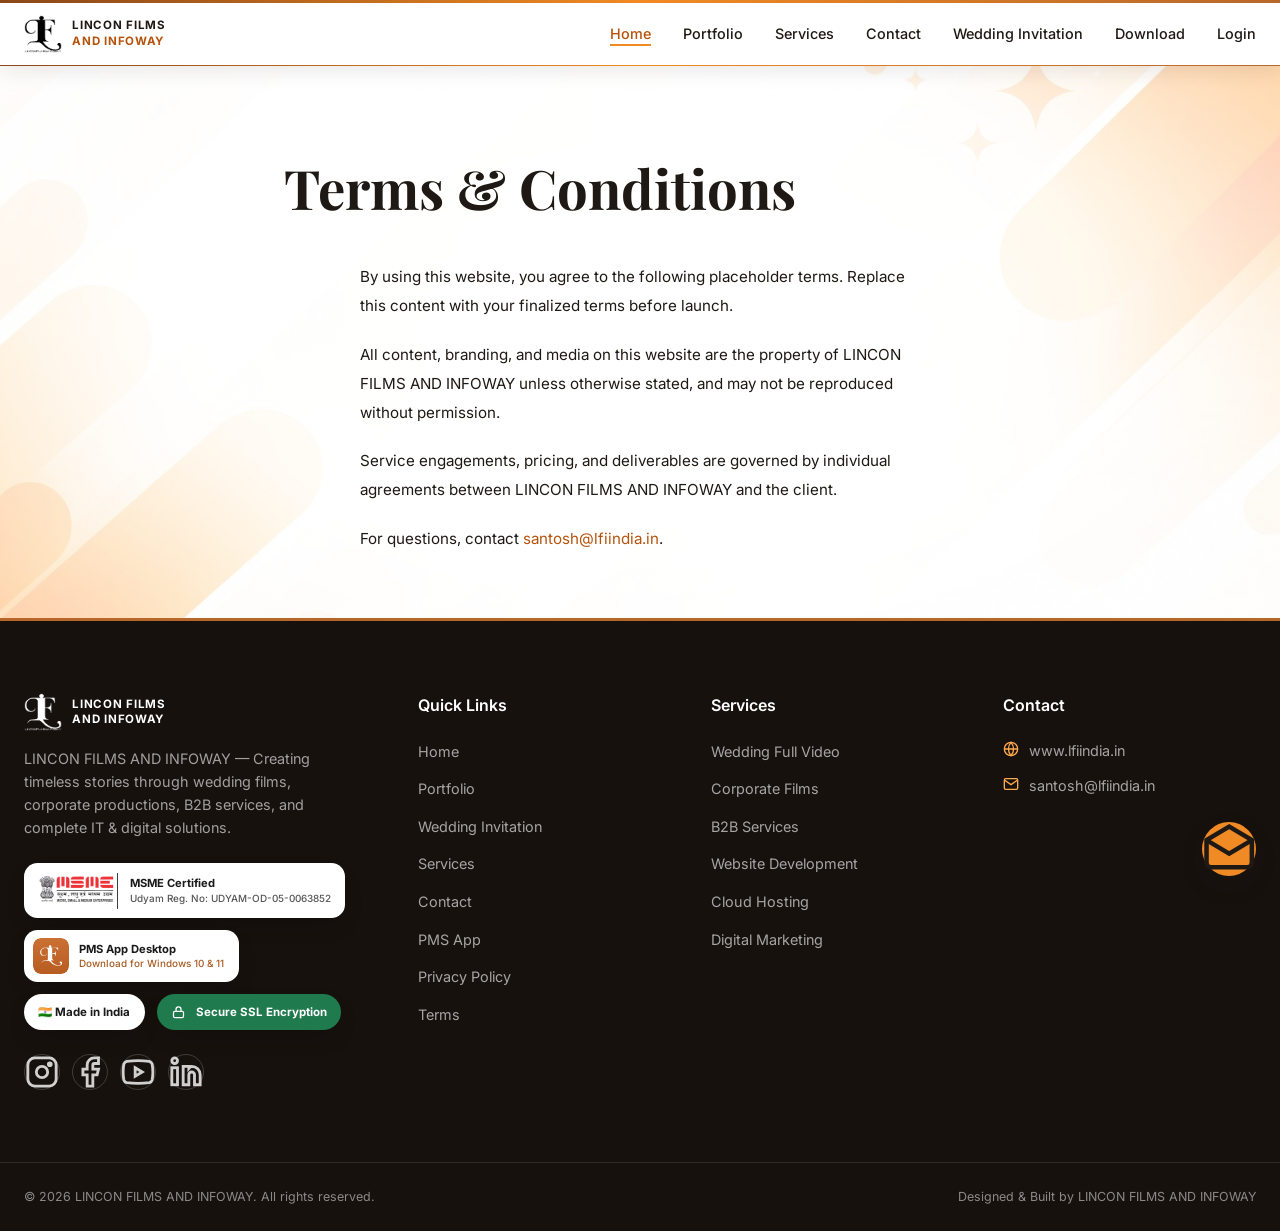
<file: terms.html>
<!DOCTYPE html>
<html lang="en">
<head>
<meta charset="UTF-8" />
<meta name="viewport" content="width=device-width, initial-scale=1.0" />
<title>Terms & Conditions | LINCON FILMS AND INFOWAY</title>
<meta name="description" content="Terms and conditions for the LINCON FILMS AND INFOWAY website." />
<meta name="keywords" content="Lincon Films and Infoway, LFI India, LFI Team, Lincon Films, wedding video editor, best wedding video editor India, video editors in India, wedding video editing, professional video editing services, IT support services, website design company India, web development, wedding films, video editing company India" />
<meta name="robots" content="index, follow" />
<meta name="author" content="LINCON FILMS AND INFOWAY" />
<link rel="canonical" href="https://www.lfiindia.in/terms" />
<meta property="og:title" content="Terms & Conditions | LINCON FILMS AND INFOWAY" />
<meta property="og:description" content="Terms and conditions for the LINCON FILMS AND INFOWAY website." />
<meta property="og:image" content="assets/og-image.jpg" />
<meta property="og:type" content="website" />
<meta property="og:url" content="https://www.lfiindia.in/terms" />
<meta name="twitter:card" content="summary_large_image" />
<meta name="twitter:title" content="Terms & Conditions | LINCON FILMS AND INFOWAY" />
<meta name="twitter:description" content="Terms and conditions for the LINCON FILMS AND INFOWAY website." />
<link rel="icon" href="assets/favicon.ico?v=3" sizes="any" />
<link rel="icon" type="image/png" href="assets/app-icon.png?v=3" />
<link rel="apple-touch-icon" href="assets/apple-touch-icon.png?v=3" />
<link rel="manifest" href="/site.webmanifest" />
<meta name="theme-color" content="#a85a22" />
<link rel="preconnect" href="https://fonts.googleapis.com">
<link href="https://fonts.googleapis.com/css2?family=Playfair+Display:wght@600;700;800&family=Inter:wght@400;500;600;700&display=swap" rel="stylesheet">
<link rel="stylesheet" href="css/style.css?v=14" />
<script type="application/ld+json">{"@context": "https://schema.org", "@type": "Organization", "name": "LINCON FILMS AND INFOWAY", "alternateName": ["LFI", "LFI India", "LFI Team", "Lincon Films", "Lincon Films and Infoway", "Lincon Films & Infoway", "Lincon"], "url": "https://www.lfiindia.in", "email": "santosh@lfiindia.in", "logo": "https://www.lfiindia.in/assets/logo-black.png", "description": "Lincon Films and Infoway (LFI India) \u2014 professional wedding video editing, video production, IT support, and website design services."}</script>
<noscript><style>.reveal{opacity:1!important;transform:none!important}</style></noscript>
</head>
<body data-page="page">

<header class="navbar">
  <div class="container nav-inner">
    <a href="/" class="brand">
      <img src="assets/logo-black.png" alt="LINCON FILMS AND INFOWAY logo" />
      <span class="brand-name">LINCON FILMS<br/><em>AND INFOWAY</em></span>
    </a>
    <ul class="nav-links"><li><a href="/" class="active">Home</a></li><li><a href="/portfolio">Portfolio</a></li><li><a href="/services">Services</a></li><li><a href="/contact">Contact</a></li><li><a href="https://weddinginvitation.lfiindia.in/" target="_blank" rel="noopener">Wedding Invitation</a></li><li><a href="https://pms.lfiindia.in/download" title="Download the LFI PMS App for your phone or computer" aria-label="Download the LFI PMS App">Download</a></li><li><a href="/login">Login</a></li></ul>
    <button class="nav-toggle" aria-label="Toggle menu">
      <svg viewBox="0 0 24 24" fill="none" stroke="currentColor" stroke-width="2"><path d="M3 12h18M3 6h18M3 18h18"/></svg>
    </button>
  </div>
  <div class="mobile-menu">
    <div class="container">
      <ul><li><a href="/" class="active">Home</a></li><li><a href="/portfolio">Portfolio</a></li><li><a href="/services">Services</a></li><li><a href="/contact">Contact</a></li><li><a href="https://weddinginvitation.lfiindia.in/" target="_blank" rel="noopener">Wedding Invitation</a></li><li><a href="https://pms.lfiindia.in/download" title="Download the LFI PMS App for your phone or computer" aria-label="Download the LFI PMS App">Download</a></li><li><a href="/login">Login</a></li></ul>
    </div>
  </div>
</header>

<section class="page-hero" style="text-align:left;padding-top:9rem">
  <div class="container" style="max-width:760px">
    <h1>Terms &amp; Conditions</h1>
    <div class="text-muted" style="margin-top:2rem;line-height:1.9;font-size:.95rem">
      <p>By using this website, you agree to the following placeholder terms. Replace this content with your finalized terms before launch.</p>
      <p style="margin-top:1.25rem">All content, branding, and media on this website are the property of LINCON FILMS AND INFOWAY unless otherwise stated, and may not be reproduced without permission.</p>
      <p style="margin-top:1.25rem">Service engagements, pricing, and deliverables are governed by individual agreements between LINCON FILMS AND INFOWAY and the client.</p>
      <p style="margin-top:1.25rem">For questions, contact <a href="mailto:santosh@lfiindia.in" style="color:var(--secondary-dark)">santosh@lfiindia.in</a>.</p>
    </div>
  </div>
</section>

<div class="floating-actions">
  <a href="mailto:santosh@lfiindia.in" class="fab call" aria-label="Email us"><svg viewBox="0 0 24 24" fill="none" stroke="currentColor" stroke-width="2"><path d="m2 8 10 6 10-6"/><path d="M2 8v10a2 2 0 0 0 2 2h16a2 2 0 0 0 2-2V8l-10-6L2 8Z"/></svg></a>
</div>

<footer>

  <div class="container footer-grid">
    <div class="footer-brand">
      <div class="brand"><img src="assets/logo-white.png" alt="LINCON FILMS AND INFOWAY logo" /><span class="brand-name">LINCON FILMS<br/><em>AND INFOWAY</em></span></div>
      <p>LINCON FILMS AND INFOWAY — Creating timeless stories through wedding films, corporate productions, B2B services, and complete IT &amp; digital solutions.</p>
      
<div class="trust-badges">
  <div class="msme-badge">
    <img src="assets/msme-logo.png" alt="MSME Registered" style="height:36px" />
    <span>MSME&nbsp;Certified<br/><small>Udyam Reg. No: UDYAM-OD-05-0063852</small></span>
  </div>
  <a class="pms-badge" href="https://pms.lfiindia.in/download" title="Download PMS App"><img src="assets/app-icon.png?v=3" alt="" width="36" height="36" /><span>PMS&nbsp;App&nbsp;Desktop<br/><small>Download for Windows 10 &amp; 11</small></span></a>
  <span class="badge-break" aria-hidden="true"></span>
  <div class="india-badge">🇮🇳&nbsp;Made in India</div>
  <div class="ssl-badge"><svg viewBox="0 0 24 24" fill="none" stroke="currentColor" stroke-width="2"><rect x="4" y="10" width="16" height="10" rx="2"/><path d="M8 10V7a4 4 0 0 1 8 0v3"/></svg>&nbsp;Secure SSL Encryption</div>
</div>

      <div class="footer-socials">
        <a href="#" aria-label="Instagram"><svg viewBox="0 0 24 24" fill="none" stroke="currentColor" stroke-width="2"><rect x="2" y="2" width="20" height="20" rx="5"/><circle cx="12" cy="12" r="4"/><circle cx="17.5" cy="6.5" r="1"/></svg></a>
        <a href="#" aria-label="Facebook"><svg viewBox="0 0 24 24" fill="none" stroke="currentColor" stroke-width="2"><path d="M18 2h-3a5 5 0 0 0-5 5v3H7v4h3v8h4v-8h3l1-4h-4V7a1 1 0 0 1 1-1h3Z"/></svg></a>
        <a href="#" aria-label="YouTube"><svg viewBox="0 0 24 24" fill="none" stroke="currentColor" stroke-width="2"><path d="M22.5 12a29 29 0 0 0-.5-5.5 3 3 0 0 0-2-2A70 70 0 0 0 12 4a70 70 0 0 0-8 .5 3 3 0 0 0-2 2A29 29 0 0 0 1.5 12a29 29 0 0 0 .5 5.5 3 3 0 0 0 2 2 70 70 0 0 0 8 .5 70 70 0 0 0 8-.5 3 3 0 0 0 2-2 29 29 0 0 0 .5-5.5Z"/><path d="m10 9 5 3-5 3Z"/></svg></a>
        <a href="#" aria-label="LinkedIn"><svg viewBox="0 0 24 24" fill="none" stroke="currentColor" stroke-width="2"><path d="M16 8a6 6 0 0 1 6 6v7h-4v-7a2 2 0 0 0-4 0v7h-4V8h4v1.5A6 6 0 0 1 16 8Z"/><rect x="2" y="9" width="4" height="12"/><circle cx="4" cy="4" r="2"/></svg></a>
      </div>
    </div>
    <div>
      <h4>Quick Links</h4>
      <ul>
        <li><a href="/">Home</a></li>
        <li><a href="/portfolio">Portfolio</a></li>
        <li><a href="https://weddinginvitation.lfiindia.in/" target="_blank" rel="noopener">Wedding Invitation</a></li>
        <li><a href="/services">Services</a></li>
        <li><a href="/contact">Contact</a></li>
        <li><a href="https://pms.lfiindia.in/download">PMS App</a></li>
        <li><a href="/privacy-policy">Privacy Policy</a></li>
        <li><a href="/terms">Terms</a></li>
      </ul>
    </div>
    <div>
      <h4>Services</h4>
      <ul>
        <li><a href="/services">Wedding Full Video</a></li>
        <li><a href="/services">Corporate Films</a></li>
        <li><a href="/services">B2B Services</a></li>
        <li><a href="/services">Website Development</a></li>
        <li><a href="/services">Cloud Hosting</a></li>
        <li><a href="/services">Digital Marketing</a></li>
      </ul>
    </div>
    <div>
      <h4>Contact</h4>
      <ul>
        <li class="footer-contact-item"><svg viewBox="0 0 24 24" fill="none" stroke="currentColor" stroke-width="2"><circle cx="12" cy="12" r="10"/><path d="M2 12h20M12 2a15 15 0 0 1 0 20 15 15 0 0 1 0-20Z"/></svg> <a href="https://www.lfiindia.in">www.lfiindia.in</a></li>
        <li class="footer-contact-item"><svg viewBox="0 0 24 24" fill="none" stroke="currentColor" stroke-width="2"><rect x="2" y="4" width="20" height="16" rx="2"/><path d="m22 6-10 7L2 6"/></svg> <a href="mailto:santosh@lfiindia.in">santosh@lfiindia.in</a></li>
      </ul>
    </div>
  </div>
  <div class="container footer-bottom">
    <p>&copy; 2026 LINCON FILMS AND INFOWAY. All rights reserved.</p>
    <p>Designed &amp; Built by LINCON FILMS AND INFOWAY</p>
  </div>
</footer>
<script src="js/main.js?v=8"></script>
</body>
</html>
</file>
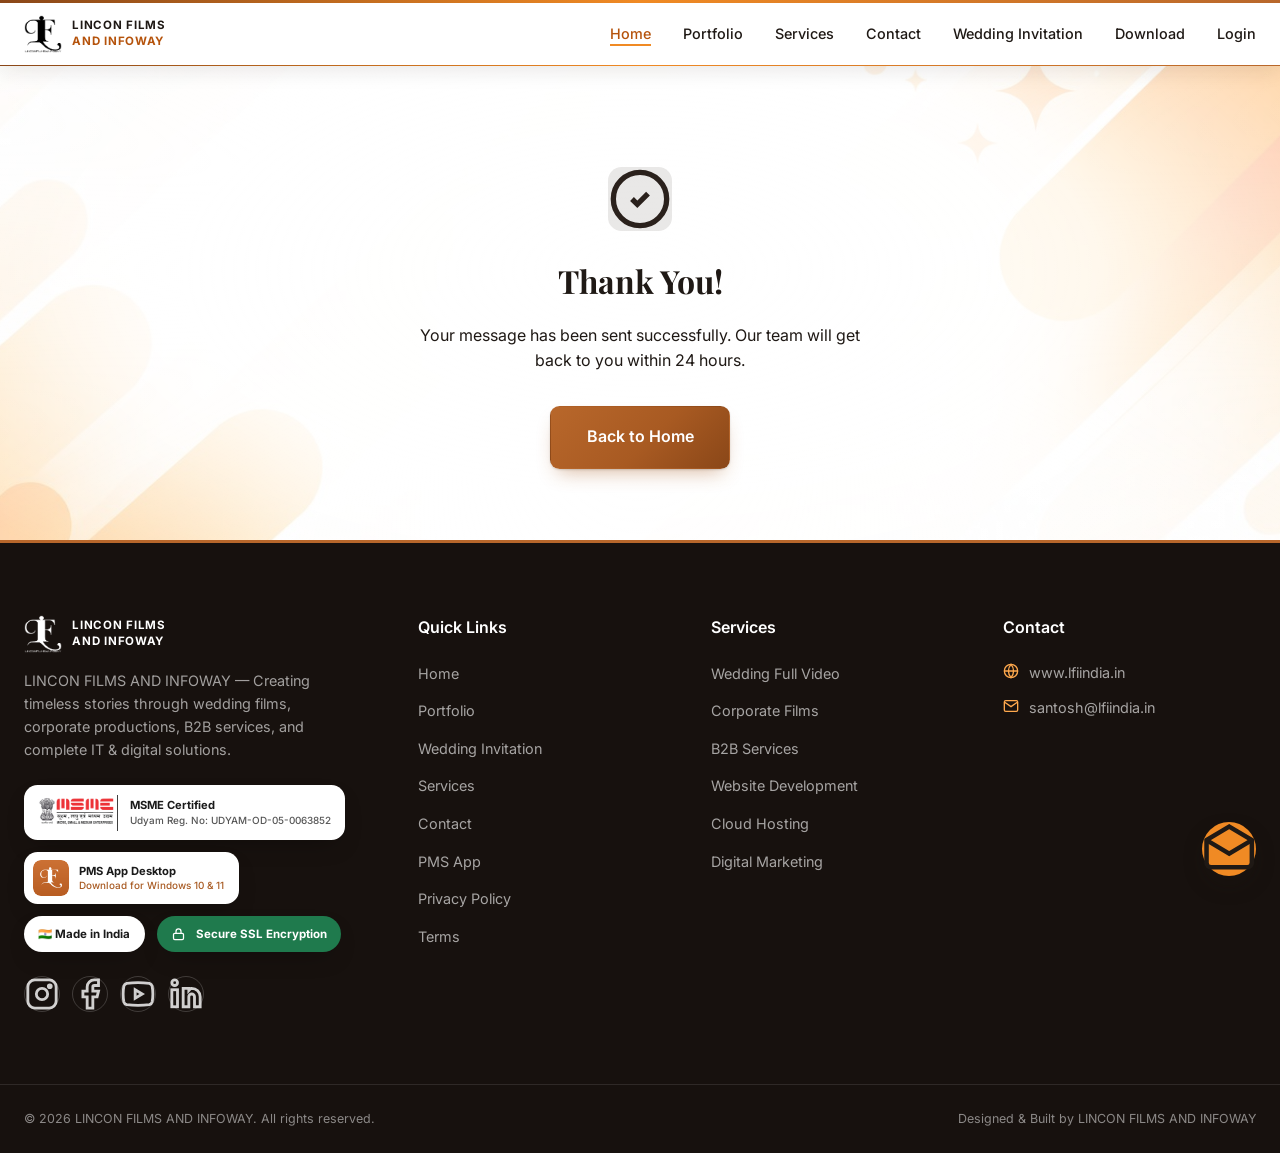
<file: thank-you.html>
<!DOCTYPE html>
<html lang="en">
<head>
<meta charset="UTF-8" />
<meta name="viewport" content="width=device-width, initial-scale=1.0" />
<title>Thank You | LINCON FILMS AND INFOWAY</title>
<meta name="description" content="Thank you for reaching out to LINCON FILMS AND INFOWAY — we'll be in touch shortly." />
<meta name="keywords" content="Lincon Films and Infoway, LFI India, LFI Team, Lincon Films, wedding video editor, best wedding video editor India, video editors in India, wedding video editing, professional video editing services, IT support services, website design company India, web development, wedding films, video editing company India" />
<meta name="robots" content="index, follow" />
<meta name="author" content="LINCON FILMS AND INFOWAY" />
<link rel="canonical" href="https://www.lfiindia.in/thank-you" />
<meta property="og:title" content="Thank You | LINCON FILMS AND INFOWAY" />
<meta property="og:description" content="Thank you for reaching out to LINCON FILMS AND INFOWAY — we'll be in touch shortly." />
<meta property="og:image" content="assets/og-image.jpg" />
<meta property="og:type" content="website" />
<meta property="og:url" content="https://www.lfiindia.in/thank-you" />
<meta name="twitter:card" content="summary_large_image" />
<meta name="twitter:title" content="Thank You | LINCON FILMS AND INFOWAY" />
<meta name="twitter:description" content="Thank you for reaching out to LINCON FILMS AND INFOWAY — we'll be in touch shortly." />
<link rel="icon" href="assets/favicon.ico?v=3" sizes="any" />
<link rel="icon" type="image/png" href="assets/app-icon.png?v=3" />
<link rel="apple-touch-icon" href="assets/apple-touch-icon.png?v=3" />
<link rel="manifest" href="/site.webmanifest" />
<meta name="theme-color" content="#a85a22" />
<link rel="preconnect" href="https://fonts.googleapis.com">
<link href="https://fonts.googleapis.com/css2?family=Playfair+Display:wght@600;700;800&family=Inter:wght@400;500;600;700&display=swap" rel="stylesheet">
<link rel="stylesheet" href="css/style.css?v=14" />
<script type="application/ld+json">{"@context": "https://schema.org", "@type": "Organization", "name": "LINCON FILMS AND INFOWAY", "alternateName": ["LFI", "LFI India", "LFI Team", "Lincon Films", "Lincon Films and Infoway", "Lincon Films & Infoway", "Lincon"], "url": "https://www.lfiindia.in", "email": "santosh@lfiindia.in", "logo": "https://www.lfiindia.in/assets/logo-black.png", "description": "Lincon Films and Infoway (LFI India) \u2014 professional wedding video editing, video production, IT support, and website design services."}</script>
<noscript><style>.reveal{opacity:1!important;transform:none!important}</style></noscript>
</head>
<body data-page="page">

<header class="navbar">
  <div class="container nav-inner">
    <a href="/" class="brand">
      <img src="assets/logo-black.png" alt="LINCON FILMS AND INFOWAY logo" />
      <span class="brand-name">LINCON FILMS<br/><em>AND INFOWAY</em></span>
    </a>
    <ul class="nav-links"><li><a href="/" class="active">Home</a></li><li><a href="/portfolio">Portfolio</a></li><li><a href="/services">Services</a></li><li><a href="/contact">Contact</a></li><li><a href="https://weddinginvitation.lfiindia.in/" target="_blank" rel="noopener">Wedding Invitation</a></li><li><a href="https://pms.lfiindia.in/download" title="Download the LFI PMS App for your phone or computer" aria-label="Download the LFI PMS App">Download</a></li><li><a href="/login">Login</a></li></ul>
    <button class="nav-toggle" aria-label="Toggle menu">
      <svg viewBox="0 0 24 24" fill="none" stroke="currentColor" stroke-width="2"><path d="M3 12h18M3 6h18M3 18h18"/></svg>
    </button>
  </div>
  <div class="mobile-menu">
    <div class="container">
      <ul><li><a href="/" class="active">Home</a></li><li><a href="/portfolio">Portfolio</a></li><li><a href="/services">Services</a></li><li><a href="/contact">Contact</a></li><li><a href="https://weddinginvitation.lfiindia.in/" target="_blank" rel="noopener">Wedding Invitation</a></li><li><a href="https://pms.lfiindia.in/download" title="Download the LFI PMS App for your phone or computer" aria-label="Download the LFI PMS App">Download</a></li><li><a href="/login">Login</a></li></ul>
    </div>
  </div>
</header>

<section class="page-hero" style="min-height:60vh;display:flex;flex-direction:column;align-items:center;justify-content:center">
  <div class="container text-center" style="max-width:520px">
    <div class="icon-box green" style="margin:0 auto 1.5rem;width:4rem;height:4rem;font-size:1.8rem"><svg viewBox="0 0 24 24" fill="none" stroke="currentColor" stroke-width="2"><circle cx="12" cy="12" r="10"/><path d="m9 12 2 2 4-4"/></svg></div>
    <h1 style="font-size:2rem">Thank You!</h1>
    <p class="text-muted mt-8">Your message has been sent successfully. Our team will get back to you within 24 hours.</p>
    <div class="mt-8"><a href="/" class="btn btn-primary btn-lg">Back to Home</a></div>
  </div>
</section>

<div class="floating-actions">
  <a href="mailto:santosh@lfiindia.in" class="fab call" aria-label="Email us"><svg viewBox="0 0 24 24" fill="none" stroke="currentColor" stroke-width="2"><path d="m2 8 10 6 10-6"/><path d="M2 8v10a2 2 0 0 0 2 2h16a2 2 0 0 0 2-2V8l-10-6L2 8Z"/></svg></a>
</div>

<footer>

  <div class="container footer-grid">
    <div class="footer-brand">
      <div class="brand"><img src="assets/logo-white.png" alt="LINCON FILMS AND INFOWAY logo" /><span class="brand-name">LINCON FILMS<br/><em>AND INFOWAY</em></span></div>
      <p>LINCON FILMS AND INFOWAY — Creating timeless stories through wedding films, corporate productions, B2B services, and complete IT &amp; digital solutions.</p>
      
<div class="trust-badges">
  <div class="msme-badge">
    <img src="assets/msme-logo.png" alt="MSME Registered" style="height:36px" />
    <span>MSME&nbsp;Certified<br/><small>Udyam Reg. No: UDYAM-OD-05-0063852</small></span>
  </div>
  <a class="pms-badge" href="https://pms.lfiindia.in/download" title="Download PMS App"><img src="assets/app-icon.png?v=3" alt="" width="36" height="36" /><span>PMS&nbsp;App&nbsp;Desktop<br/><small>Download for Windows 10 &amp; 11</small></span></a>
  <span class="badge-break" aria-hidden="true"></span>
  <div class="india-badge">🇮🇳&nbsp;Made in India</div>
  <div class="ssl-badge"><svg viewBox="0 0 24 24" fill="none" stroke="currentColor" stroke-width="2"><rect x="4" y="10" width="16" height="10" rx="2"/><path d="M8 10V7a4 4 0 0 1 8 0v3"/></svg>&nbsp;Secure SSL Encryption</div>
</div>

      <div class="footer-socials">
        <a href="#" aria-label="Instagram"><svg viewBox="0 0 24 24" fill="none" stroke="currentColor" stroke-width="2"><rect x="2" y="2" width="20" height="20" rx="5"/><circle cx="12" cy="12" r="4"/><circle cx="17.5" cy="6.5" r="1"/></svg></a>
        <a href="#" aria-label="Facebook"><svg viewBox="0 0 24 24" fill="none" stroke="currentColor" stroke-width="2"><path d="M18 2h-3a5 5 0 0 0-5 5v3H7v4h3v8h4v-8h3l1-4h-4V7a1 1 0 0 1 1-1h3Z"/></svg></a>
        <a href="#" aria-label="YouTube"><svg viewBox="0 0 24 24" fill="none" stroke="currentColor" stroke-width="2"><path d="M22.5 12a29 29 0 0 0-.5-5.5 3 3 0 0 0-2-2A70 70 0 0 0 12 4a70 70 0 0 0-8 .5 3 3 0 0 0-2 2A29 29 0 0 0 1.5 12a29 29 0 0 0 .5 5.5 3 3 0 0 0 2 2 70 70 0 0 0 8 .5 70 70 0 0 0 8-.5 3 3 0 0 0 2-2 29 29 0 0 0 .5-5.5Z"/><path d="m10 9 5 3-5 3Z"/></svg></a>
        <a href="#" aria-label="LinkedIn"><svg viewBox="0 0 24 24" fill="none" stroke="currentColor" stroke-width="2"><path d="M16 8a6 6 0 0 1 6 6v7h-4v-7a2 2 0 0 0-4 0v7h-4V8h4v1.5A6 6 0 0 1 16 8Z"/><rect x="2" y="9" width="4" height="12"/><circle cx="4" cy="4" r="2"/></svg></a>
      </div>
    </div>
    <div>
      <h4>Quick Links</h4>
      <ul>
        <li><a href="/">Home</a></li>
        <li><a href="/portfolio">Portfolio</a></li>
        <li><a href="https://weddinginvitation.lfiindia.in/" target="_blank" rel="noopener">Wedding Invitation</a></li>
        <li><a href="/services">Services</a></li>
        <li><a href="/contact">Contact</a></li>
        <li><a href="https://pms.lfiindia.in/download">PMS App</a></li>
        <li><a href="/privacy-policy">Privacy Policy</a></li>
        <li><a href="/terms">Terms</a></li>
      </ul>
    </div>
    <div>
      <h4>Services</h4>
      <ul>
        <li><a href="/services">Wedding Full Video</a></li>
        <li><a href="/services">Corporate Films</a></li>
        <li><a href="/services">B2B Services</a></li>
        <li><a href="/services">Website Development</a></li>
        <li><a href="/services">Cloud Hosting</a></li>
        <li><a href="/services">Digital Marketing</a></li>
      </ul>
    </div>
    <div>
      <h4>Contact</h4>
      <ul>
        <li class="footer-contact-item"><svg viewBox="0 0 24 24" fill="none" stroke="currentColor" stroke-width="2"><circle cx="12" cy="12" r="10"/><path d="M2 12h20M12 2a15 15 0 0 1 0 20 15 15 0 0 1 0-20Z"/></svg> <a href="https://www.lfiindia.in">www.lfiindia.in</a></li>
        <li class="footer-contact-item"><svg viewBox="0 0 24 24" fill="none" stroke="currentColor" stroke-width="2"><rect x="2" y="4" width="20" height="16" rx="2"/><path d="m22 6-10 7L2 6"/></svg> <a href="mailto:santosh@lfiindia.in">santosh@lfiindia.in</a></li>
      </ul>
    </div>
  </div>
  <div class="container footer-bottom">
    <p>&copy; 2026 LINCON FILMS AND INFOWAY. All rights reserved.</p>
    <p>Designed &amp; Built by LINCON FILMS AND INFOWAY</p>
  </div>
</footer>
<script src="js/main.js?v=8"></script>
</body>
</html>
</file>
<file: css/style.css>
/* ============ LINCON FILMS AND INFOWAY — Corporate Design System ============ */
:root {
  /* Primary — Tan Orange (brand) */
  --primary: #a85a22;
  --primary-light: #b8672b;
  --primary-dark: #8a4718;

  /* Secondary — Bright Orange (highlights, glows, icons) */
  --secondary: #f08a24;
  --secondary-light: #ffa94d;
  --secondary-dark: #b5530c;  /* orange that is readable as text on white */

  /* Tertiary — Warm Charcoal (dark corporate blocks) */
  --tertiary: #2a211c;
  --tertiary-light: #3d312a;
  --tertiary-dark: #17110e;

  /* Base — White corporate */
  --bg: #ffffff;
  --surface: rgba(255,247,239,0.78);
  --surface-2: #f6ece2;
  --accent: #1f1915;       /* primary text — warm near-black */
  --fg-rgb: 31, 25, 21;
  --muted: #6b5f56;
  --border: #efe2d5;
  --ink: #1f1915;          /* text used on top of bright-orange fills */

  --radius: 1.1rem;
  --container: 1280px;
}

* { box-sizing: border-box; }
html { scroll-behavior: smooth; }

body {
  margin: 0;
  background: var(--bg);
  color: var(--accent);
  font-family: 'Inter', -apple-system, BlinkMacSystemFont, sans-serif;
  line-height: 1.6;
  overflow-x: hidden;
}
/* Brand artwork sits fixed behind every page; a white wash keeps body text readable */
body::before {
  content: ""; position: fixed; inset: 0; z-index: -1; pointer-events: none;
  background: linear-gradient(rgba(255,255,255,0.62), rgba(255,255,255,0.72)), url("../assets/orange-bg.jpg") center / cover no-repeat;
}
@media (max-width: 768px) { body::before { background-image: linear-gradient(rgba(255,255,255,0.62), rgba(255,255,255,0.72)), url("../assets/orange-bg-sm.jpg"); } }
body { background: transparent; }
html { background: var(--bg); }

h1, h2, h3, h4 {
  font-family: 'Playfair Display', Georgia, serif;
  margin: 0;
  font-weight: 700;
}

p { margin: 0; }
a { color: inherit; text-decoration: none; }
img { max-width: 100%; display: block; }
button { font-family: inherit; cursor: pointer; }

.container {
  max-width: var(--container);
  margin: 0 auto;
  padding: 0 1.5rem;
}

.section { padding: 6rem 0; }
@media (max-width: 768px) { .section { padding: 4rem 0; } }

.section-label {
  display: inline-block;
  position: relative; padding-left: 2.1rem;
  color: var(--secondary-dark);
  font-size: 0.8rem;
  font-weight: 700;
  letter-spacing: 0.2em;
  text-transform: uppercase;
  margin-bottom: 1rem;
}

.section-label::before { content: ""; position: absolute; left: 0; top: 50%; width: 1.5rem; height: 2px; border-radius: 2px; background: linear-gradient(90deg, var(--primary), var(--secondary)); }
.section-heading.text-center .section-label, .section-heading:not(.left) .section-label { padding: 0 2.1rem; }
.section-heading:not(.left) .section-label::after { content: ""; position: absolute; right: 0; top: 50%; width: 1.5rem; height: 2px; border-radius: 2px; background: linear-gradient(270deg, var(--primary), var(--secondary)); }

.section-heading { max-width: 640px; margin: 0 auto 3.5rem; text-align: center; }
.section-heading.left { margin: 0 0 3.5rem; text-align: left; }
.section-heading h2 { font-size: clamp(2rem, 4vw, 2.75rem); line-height: 1.15; color: var(--accent); }
.section-heading p { margin-top: 1rem; color: var(--muted); font-size: 1.05rem; }

/* ============ Buttons — clean corporate, minimal depth ============ */
.btn {
  display: inline-flex;
  align-items: center;
  justify-content: center;
  gap: 0.5rem;
  border-radius: 0.6rem;
  font-weight: 600;
  font-size: 0.95rem;
  padding: 0.95rem 1.9rem;
  border: 1.5px solid transparent;
  transition: transform 0.2s ease, box-shadow 0.2s ease, background-color 0.2s ease, color 0.2s ease, border-color 0.2s ease;
  cursor: pointer;
  white-space: nowrap;
}
.btn-primary {
  background: linear-gradient(135deg, var(--primary-light) 0%, var(--primary) 55%, var(--primary-dark) 100%);
  color: #ffffff;
  box-shadow: 0 1px 2px rgba(23,17,14,0.15), 0 10px 20px -8px rgba(168,90,34,0.45);
}
.btn-primary:hover { background: linear-gradient(135deg, #c8742f 0%, var(--primary-light) 60%, var(--primary) 100%); transform: translateY(-1px); box-shadow: 0 2px 4px rgba(23,17,14,0.18), 0 16px 28px -8px rgba(168,90,34,0.5); }
.btn-primary:active { background: var(--primary-dark); transform: translateY(0); box-shadow: 0 1px 2px rgba(23,17,14,0.2); }

.btn-outline {
  background: #ffffff;
  color: var(--primary);
  border: 1.5px solid var(--primary);
}
.btn-outline:hover { background: var(--primary); color: #fff; transform: translateY(-1px); box-shadow: 0 10px 20px -10px rgba(168,90,34,0.4); }
.btn-outline:active { transform: translateY(0); }

.btn-ghost {
  background: var(--tertiary);
  color: #ffffff;
  box-shadow: 0 1px 2px rgba(23,17,14,0.15), 0 10px 20px -8px rgba(42,33,28,0.45);
}
.btn-ghost:hover { background: var(--tertiary-light); transform: translateY(-1px); box-shadow: 0 16px 28px -8px rgba(42,33,28,0.5); }
.btn-ghost:active { background: var(--tertiary-dark); transform: translateY(0); }

/* Used only where a button sits on the navy hero/CTA and needs to pop */
.btn-accent {
  background: var(--secondary);
  color: var(--ink);
  box-shadow: 0 1px 2px rgba(0,0,0,0.15), 0 10px 20px -8px rgba(240,138,36,0.5);
}
.btn-accent:hover { background: var(--secondary-light); transform: translateY(-1px); }
.btn-accent:active { background: var(--secondary-dark); transform: translateY(0); }

.btn-lg { padding: 1.1rem 2.2rem; font-size: 1rem; }
.btn-sm { padding: 0.65rem 1.3rem; font-size: 0.85rem; }
.btn-block { width: 100%; }

/* ============ Elevated cards (white, soft shadow) ============ */
.glass, .card {
  background: #ffffff;
  border: 1px solid var(--border);
  border-radius: var(--radius);
  box-shadow: 0 1px 2px rgba(31,25,21,0.04), 0 14px 28px -12px rgba(31,25,21,0.14);
}
.card { padding: 1.75rem; transition: transform 0.3s ease, box-shadow 0.3s ease, border-color 0.3s ease; }
.card:hover {
  transform: translateY(-6px);
  border-color: rgba(240,138,36,0.45);
  box-shadow: 0 24px 40px -16px rgba(31,25,21,0.2);
}

/* ============ Navbar — always solid, white, corporate ============ */
.navbar {
  position: fixed;
  top: 0; left: 0; right: 0;
  z-index: 100;
  padding: 1rem 0;
  background: #ffffff;
  border-top: 3px solid transparent;
  border-image: linear-gradient(90deg, var(--primary-dark), var(--secondary), var(--primary-light)) 1;
  border-bottom: 1px solid var(--border);
  box-shadow: 0 2px 16px rgba(31,25,21,0.05);
  transition: box-shadow 0.3s ease, padding 0.3s ease;
}
.navbar.solid { box-shadow: 0 4px 20px rgba(31,25,21,0.1); padding: 0.75rem 0; }
.nav-inner { display: flex; align-items: center; justify-content: space-between; }
.brand { display: flex; align-items: center; gap: 0.65rem; }
.brand img { height: 38px; width: 38px; object-fit: contain; }
.brand span { font-family: 'Playfair Display', serif; font-size: 1.3rem; font-weight: 700; color: var(--accent); }
.brand .accent-text { color: var(--secondary-dark); }
.brand-name { font-family: 'Inter', sans-serif !important; font-size: 0.72rem !important; font-weight: 700 !important; letter-spacing: 0.06em; line-height: 1.35; text-transform: uppercase; color: var(--accent); }
.brand-name em { display: block; font-style: normal; color: var(--secondary-dark); font-size: 0.72rem; }
@media (max-width: 420px) { .brand-name { font-size: 0.62rem !important; } .brand-name em { font-size: 0.62rem; } }

.nav-links { display: flex; align-items: center; gap: 2rem; list-style: none; margin: 0; padding: 0; }
.nav-links a { font-size: 0.9rem; font-weight: 500; color: var(--accent); transition: color 0.2s; }
.nav-links a:hover, .nav-links a.active { color: var(--secondary-dark); }
.nav-links a.active { box-shadow: inset 0 -2px 0 var(--secondary); padding-bottom: 0.25rem; }

.nav-links a { white-space: nowrap; }
/* Tan-orange "Download" button used in the PMS App hero slide and Home section */
.btn-app { background: #b8672b; color: #ffffff; }
.btn-app:hover { background: #c47635; }
.btn-app:active { background: #9c5523; }

.nav-toggle { display: none; background: none; border: none; color: var(--accent); }
.nav-toggle svg { width: 26px; height: 26px; }

.mobile-menu {
  display: none;
  max-height: 0;
  overflow: hidden;
  transition: max-height 0.35s ease;
  background: #ffffff;
  border-top: 1px solid var(--border);
}
.mobile-menu.open { max-height: 640px; }
.mobile-menu ul { list-style: none; margin: 0; padding: 1.5rem 0 1.25rem; }
.mobile-menu li a { display: block; padding: 0.85rem 0; border-bottom: 1px solid var(--border); font-weight: 500; color: var(--accent); }

@media (max-width: 1024px) {
  .nav-links { display: none; }
  .nav-toggle { display: block; }
  .mobile-menu { display: block; }
}

/* ============ Hero — dark photo masthead (unchanged across theme; needed for legibility over photography) ============ */
.hero {
  position: relative;
  min-height: 100vh;
  display: flex;
  align-items: center;
  overflow: hidden;
}
.hero-bg {
  position: absolute; inset: 0;
  background-size: cover;
  background-position: center;
}
.hero-bg::after {
  content: "";
  position: absolute; inset: 0;
  /* Clean dark scrim: darker on the text side and at the bottom, no coloured glow */
  background: linear-gradient(90deg, rgba(20,14,10,0.88) 0%, rgba(20,14,10,0.62) 50%, rgba(20,14,10,0.4) 100%),
              linear-gradient(180deg, rgba(20,14,10,0) 55%, rgba(20,14,10,0.75) 100%);
}
.hero-content { position: relative; z-index: 2; padding-top: 8rem; padding-bottom: 5rem; color: #ffffff; }
.hero h1 { font-size: clamp(2.4rem, 6vw, 4.6rem); line-height: 1.08; max-width: 900px; color: #ffffff; }
.hero .accent-text { color: var(--secondary-light); }
.hero p.lead { margin-top: 1.5rem; color: rgba(255,255,255,0.75); max-width: 560px; font-size: 1.1rem; }
.hero-actions { margin-top: 2.5rem; display: flex; flex-wrap: wrap; gap: 1rem; }
.hero .section-label { color: var(--secondary-light); }
/* ---- Home hero slider: existing hero + Wedding Invitations + PMS App ---- */
.hero-slider { display: block; }
.hero-slides { display: grid; }
.hero-slide {
  grid-area: 1 / 1; position: relative; min-height: 100vh; display: flex; align-items: center; overflow: hidden;
  opacity: 0; visibility: hidden; transition: opacity 1.1s ease, visibility 0s linear 1.1s;
}
.hero-slide.is-active { opacity: 1; visibility: visible; transition: opacity 1.1s ease, visibility 0s; z-index: 1; }
.hero-slide .hero-bg { transform: scale(1.08); transition: transform 8s ease-out; }
.hero-slide.is-active .hero-bg { transform: scale(1); }
.hero-slide .hero-content { width: 100%; padding-bottom: 11rem; }
.hero-slide .hero-content > * { opacity: 0; transform: translateY(18px); transition: opacity 0.7s ease, transform 0.7s ease; }
.hero-slide.is-active .hero-content > * { opacity: 1; transform: none; }
.hero-slide.is-active .hero-content > :nth-child(2) { transition-delay: 0.15s; }
.hero-slide.is-active .hero-content > :nth-child(3) { transition-delay: 0.3s; }
.hero-slide.is-active .hero-content > :nth-child(4) { transition-delay: 0.45s; }
.hero .hero-title { font-size: clamp(2.4rem, 6vw, 4.6rem); line-height: 1.08; max-width: 900px; color: #ffffff; }
.hero-slider .btn-outline-light { background: rgba(255,255,255,0.06); backdrop-filter: blur(4px); }
.hero-slider .hero-actions .btn svg { width: 18px; height: 18px; flex-shrink: 0; }

.hero-controls {
  position: absolute; left: 0; right: 0; bottom: 8.5rem; z-index: 3;
  display: flex; align-items: center; justify-content: space-between; pointer-events: none;
}
.hero-controls > * { pointer-events: auto; }
.hero-dots { display: flex; gap: 0.5rem; }
.hero-dot { background: none; border: 0; padding: 0.6rem 0; cursor: pointer; }
.hero-dot span { display: block; width: 2.25rem; height: 3px; border-radius: 999px; background: rgba(255,255,255,0.3); overflow: hidden; position: relative; transition: width 0.4s ease; }
.hero-dot.is-active span { width: 3.5rem; }
.hero-dot span::after { content: ""; position: absolute; inset: 0; background: var(--secondary-light); transform: scaleX(0); transform-origin: left; }
.hero-dot.is-active span::after { animation: heroProgress var(--hero-interval, 8s) linear forwards; }
.hero-slider.is-paused .hero-dot.is-active span::after { animation-play-state: paused; }
@keyframes heroProgress { to { transform: scaleX(1); } }
.hero-arrows { display: flex; gap: 0.5rem; }
.hero-arrow {
  width: 2.75rem; height: 2.75rem; border-radius: 999px; display: flex; align-items: center; justify-content: center;
  background: rgba(255,255,255,0.08); border: 1px solid rgba(255,255,255,0.25); color: #ffffff; cursor: pointer;
  backdrop-filter: blur(4px); transition: background 0.2s ease, border-color 0.2s ease;
}
.hero-arrow:hover { background: rgba(255,255,255,0.18); border-color: rgba(255,255,255,0.45); }
.hero-arrow svg { width: 18px; height: 18px; }
.hero-dot:focus-visible, .hero-arrow:focus-visible { outline: 2px solid var(--secondary-light); outline-offset: 3px; }
.hero-slider .scroll-cue { display: none; }
@media (max-width: 768px) {
  .hero-slide .hero-content { padding-top: 7rem; padding-bottom: 10rem; }
  .hero-arrows { display: none; }
  .hero-controls { bottom: 7.5rem; justify-content: center; }
}
@media (prefers-reduced-motion: reduce) {
  .hero-slide, .hero-slide.is-active, .hero-slide .hero-bg, .hero-slide .hero-content > * { transition: none !important; transform: none !important; }
  .hero-dot.is-active span::after { animation: none; transform: scaleX(1); }
}

.scroll-cue {
  position: absolute; bottom: 2rem; left: 50%; transform: translateX(-50%);
  width: 24px; height: 40px; border: 2px solid rgba(255,255,255,0.35); border-radius: 999px;
  display: flex; justify-content: center; padding-top: 6px; z-index: 2;
  animation: bob 2s infinite;
}
.scroll-cue span { width: 4px; height: 8px; background: var(--secondary-light); border-radius: 999px; }
@keyframes bob { 0%,100%{transform:translateX(-50%) translateY(0);} 50%{transform:translateX(-50%) translateY(10px);} }

/* Small page hero (non-home pages) */
.page-hero { padding: 10rem 0 4rem; text-align: center; position: relative; overflow: hidden; }
/* Soft white wash behind the heading so the background artwork never sits under the text */
.page-hero:not(.with-image) { background: radial-gradient(ellipse 65% 75% at 50% 50%, rgba(255,255,255,0.94) 0%, rgba(255,255,255,0.78) 55%, rgba(255,255,255,0) 100%); }
.page-hero:not(.with-image) p { color: var(--accent); }
.page-hero h1 { color: var(--accent); }
.page-hero p { margin-top: 1rem; color: var(--muted); max-width: 560px; margin-left: auto; margin-right: auto; }
.page-hero.with-image { padding: 11rem 0 6rem; color: #ffffff; }
.page-hero.with-image h1, .page-hero.with-image p { color: #ffffff; }
.page-hero.with-image p { color: rgba(255,255,255,0.75); }
.page-hero.with-image .hero-bg::after {
  background: linear-gradient(180deg, rgba(20,14,10,0.4) 0%, rgba(20,14,10,0.92) 80%, #120d0a 100%);
}
.page-hero h1 { font-size: clamp(2.2rem, 5vw, 3.4rem); }

/* ============ Stats ============ */
.stats-wrap { margin-top: -6rem; position: relative; z-index: 5; }
.stats-grid { display: grid; grid-template-columns: repeat(5, 1fr); gap: 1.5rem; padding: 2.75rem; text-align: center; }
.stats-grid .num { font-size: clamp(1.7rem, 3.6vw, 2.6rem); font-weight: 700; color: var(--primary); }
.stats-grid .num span:last-child { color: var(--secondary-dark); }
.stats-grid .label { margin-top: 0.4rem; font-size: 0.78rem; text-transform: uppercase; letter-spacing: 0.06em; color: var(--muted); }
@media (max-width: 900px) { .stats-grid { grid-template-columns: repeat(3, 1fr); } }
@media (max-width: 560px) { .stats-grid { grid-template-columns: repeat(2, 1fr); } }

/* ============ Grids ============ */
.grid { display: grid; gap: 1.5rem; }
.grid-2 { grid-template-columns: repeat(2, 1fr); }
.grid-3 { grid-template-columns: repeat(3, 1fr); }
.grid-4 { grid-template-columns: repeat(4, 1fr); }
.grid-5 { grid-template-columns: repeat(5, 1fr); }
@media (max-width: 1024px) { .grid-4, .grid-5 { grid-template-columns: repeat(2, 1fr); } .grid-3 { grid-template-columns: repeat(2, 1fr);} }
@media (max-width: 640px) { .grid-2, .grid-3, .grid-4, .grid-5 { grid-template-columns: 1fr; } }

/* Icon bubble — flat tinted, corporate */
.icon-box {
  width: 3.1rem; height: 3.1rem; border-radius: 0.85rem;
  background: rgba(168,90,34,0.1);
  display: flex; align-items: center; justify-content: center;
  margin-bottom: 1.25rem; font-size: 1.5rem;
  color: var(--primary);
  transition: transform 0.3s ease;
}
.card:hover .icon-box { transform: translateY(-2px); }
.icon-box.gold { background: rgba(240,138,36,0.16); color: var(--secondary-dark); }
.icon-box.green { background: rgba(42,33,28,0.1); color: var(--tertiary); }

/* ============ About split ============ */
.about-grid { display: grid; grid-template-columns: 1fr 1fr; gap: 4rem; align-items: center; }
.about-media { position: relative; }
.about-media .frame { border-radius: 1.5rem; overflow: hidden; aspect-ratio: 4/5; box-shadow: 0 20px 50px -20px rgba(31,25,21,0.35); }
.about-media .frame img { width: 100%; height: 100%; object-fit: cover; }
.about-media .badge { position: absolute; bottom: -2rem; right: -1.5rem; padding: 1.5rem; max-width: 220px; }
.about-badge-num { font-size: 2rem; font-weight: 700; color: var(--primary); }
.offer-list { display: grid; grid-template-columns: repeat(2, 1fr); gap: 0.75rem; margin-top: 2rem; }
.offer-item { display: flex; align-items: center; gap: 0.5rem; font-size: 0.9rem; color: var(--accent); }
.offer-item svg { width: 16px; height: 16px; color: var(--tertiary); flex-shrink: 0; }
@media (max-width: 900px) { .about-grid { grid-template-columns: 1fr; gap: 2.5rem; } .about-media .badge { position: static; margin-top: 1.5rem; } }

/* ============ Portfolio ============ */
.filter-bar { display: flex; flex-wrap: wrap; gap: 0.75rem; justify-content: center; margin-bottom: 3rem; }
.filter-btn {
  padding: 0.65rem 1.3rem; border-radius: 999px; font-size: 0.85rem; font-weight: 500;
  border: 1.5px solid var(--border); background: #fff; color: var(--muted);
  transition: all 0.25s;
}
.filter-btn:hover { border-color: var(--primary); color: var(--primary); }
.filter-btn.active { background: var(--primary); color: #fff; border-color: var(--primary); }

.p-card { position: relative; border-radius: 1.1rem; overflow: hidden; aspect-ratio: 4/5; box-shadow: 0 10px 24px -10px rgba(31,25,21,0.3); transition: transform 0.4s ease, box-shadow 0.4s ease; }
.p-card:hover { transform: translateY(-6px); box-shadow: 0 22px 40px -14px rgba(31,25,21,0.4); }
.p-card img { width: 100%; height: 100%; object-fit: cover; transition: transform 0.7s ease; }
.p-card:hover img { transform: scale(1.1); }
.p-card .overlay {
  position: absolute; inset: 0;
  background: linear-gradient(to top, #120d0a 0%, rgba(18,13,10,0.35) 55%, transparent 100%);
}
.p-card .info { position: absolute; left: 0; right: 0; bottom: 0; padding: 1.5rem; }
.p-card .cat { font-size: 0.75rem; text-transform: uppercase; letter-spacing: 0.08em; color: var(--secondary-light); font-weight: 700; }
.p-card h3 { font-size: 1.15rem; margin-top: 0.3rem; color: #fff; }
.p-card .desc { font-size: 0.85rem; color: rgba(255,255,255,0.7); margin-top: 0.35rem; opacity: 0; max-height: 0; overflow: hidden; transition: all 0.3s; }
.p-card:hover .desc { opacity: 1; max-height: 60px; margin-top: 0.5rem; }
.p-card.hidden { display: none; }

/* ============ Carousel ============ */
.carousel { position: relative; }
.carousel-track { display: flex; gap: 1.5rem; overflow-x: auto; scroll-snap-type: x mandatory; scroll-behavior: smooth; padding-bottom: 0.5rem; -ms-overflow-style: none; scrollbar-width: none; }
.carousel-track::-webkit-scrollbar { display: none; }
.carousel-track > * { scroll-snap-align: start; flex: 0 0 auto; }
.carousel-nav { display: flex; gap: 0.6rem; justify-content: center; margin-top: 1.5rem; }
.carousel-nav button {
  width: 2.6rem; height: 2.6rem; border-radius: 50%; border: 1.5px solid var(--border);
  background: #fff; color: var(--primary); display: flex; align-items: center; justify-content: center;
  transition: all 0.2s;
}
.carousel-nav button:hover { border-color: var(--primary); background: var(--primary); color: #fff; }

/* ============ Testimonials ============ */
.t-card { min-width: 340px; max-width: 460px; padding: 2rem; display: flex; flex-direction: column; height: 100%; }
.t-card > svg { width: 28px; height: 28px; color: var(--secondary); flex-shrink: 0; }
.t-card .quote-headline { margin-top: 1rem; font-weight: 700; font-size: 1.05rem; color: var(--accent); font-family: 'Playfair Display', serif; }
.t-card .stars { display: flex; gap: 0.2rem; margin-top: 1.5rem; color: var(--secondary); }
.t-card .quote { margin-top: 0.75rem; color: var(--muted); flex: 1; font-size: 0.9rem; line-height: 1.7; }
.t-card .who { margin-top: 1.25rem; padding-top: 1.25rem; border-top: 1px solid var(--border); }
.t-card .who .name { font-weight: 600; color: var(--accent); }
.t-card .who .role { font-size: 0.85rem; color: var(--secondary-dark); font-weight: 600; }

/* ============ CTA banner — bold navy corporate block ============ */
.cta-banner {
  position: relative; border-radius: 1.5rem; overflow: hidden;
  background: linear-gradient(135deg, var(--primary), var(--primary-dark));
  padding: 5rem 2rem; text-align: center;
}
.cta-banner::before {
  content: ""; position: absolute; inset: 0;
  background: radial-gradient(circle at 90% 0%, rgba(255,169,77,0.45), transparent 55%), radial-gradient(circle at 0% 100%, rgba(23,17,14,0.35), transparent 50%);
}
.cta-banner .inner { position: relative; }
.cta-banner h2 { max-width: 640px; margin: 0 auto; font-size: clamp(1.8rem, 4vw, 2.75rem); color: #fff; }
.cta-banner p { margin-top: 1rem; color: rgba(255,255,255,0.75); max-width: 480px; margin-left: auto; margin-right: auto; }
.cta-banner .btn-primary { background: #ffffff; color: var(--primary-dark); box-shadow: 0 1px 2px rgba(0,0,0,0.15), 0 10px 24px -8px rgba(240,138,36,0.5); }
.cta-banner .btn-primary:hover { background: #fff4ea; }

/* ============ Footer — solid navy, corporate bookend ============ */
footer { background: var(--tertiary-dark); border-top: 3px solid var(--primary-light); color: rgba(255,255,255,0.85); }
.footer-grid { display: grid; grid-template-columns: 1.4fr 1fr 1fr 1fr; gap: 2.5rem; padding: 4.5rem 1.5rem; }
.footer-grid h4 { font-family: inherit; font-size: 1rem; font-weight: 600; margin-bottom: 1.25rem; color: #fff; }
.footer-grid ul { list-style: none; margin: 0; padding: 0; display: flex; flex-direction: column; gap: 0.75rem; }
.footer-grid ul a, .footer-grid ul span { font-size: 0.9rem; color: rgba(255,255,255,0.62); }
.footer-grid ul a:hover { color: var(--secondary-light); }
.footer-brand .brand span, .footer-brand .brand-name, .footer-brand .brand-name em { color: #fff; }
.footer-brand .accent-text, .footer-brand .brand .accent-text { color: var(--secondary-light); }
.footer-brand p { margin-top: 1rem; font-size: 0.9rem; color: rgba(255,255,255,0.6); max-width: 300px; }
.footer-socials { display: flex; gap: 0.75rem; margin-top: 1.5rem; }
.footer-socials a {
  width: 2.25rem; height: 2.25rem; border-radius: 50%; border: 1px solid rgba(255,255,255,0.18);
  display: flex; align-items: center; justify-content: center; color: rgba(255,255,255,0.8);
  transition: all 0.2s;
}
.footer-socials a:hover { border-color: var(--secondary-light); color: var(--secondary-light); }
.footer-contact-item { display: flex; align-items: flex-start; gap: 0.6rem; font-size: 0.9rem; color: rgba(255,255,255,0.62); }
.footer-contact-item svg { color: var(--secondary-light); flex-shrink: 0; margin-top: 2px; width: 16px; height: 16px; }
.footer-contact-item a { color: rgba(255,255,255,0.85); }
.footer-contact-item a:hover { color: var(--secondary-light); }

.trust-badges { display: flex; flex-wrap: wrap; align-items: center; gap: 0.75rem; margin-top: 1.5rem; }
.msme-badge {
  display: flex; align-items: center; gap: 0.75rem;
  background: #ffffff;
  border-radius: 0.85rem; padding: 0.6rem 0.9rem; width: fit-content;
  box-shadow: 0 10px 24px -10px rgba(0,0,0,0.35);
}
.msme-badge img { height: 40px; width: auto; }
.msme-badge span { font-size: 0.7rem; font-weight: 700; color: #1a1a1a; line-height: 1.3; }
.msme-badge span small { font-weight: 500; color: #555; font-size: 0.62rem; }
.india-badge {
  display: inline-flex; align-items: center; gap: 0.35rem;
  background: #ffffff; color: #1a1a1a; font-size: 0.72rem; font-weight: 700;
  border-radius: 999px; padding: 0.55rem 0.9rem; width: fit-content;
  box-shadow: 0 10px 24px -10px rgba(0,0,0,0.35);
  white-space: nowrap;
}
.ssl-badge {
  display: inline-flex; align-items: center; gap: 0.4rem;
  background: #1f7a4d; /* green = secure */ color: #ffffff; font-size: 0.72rem; font-weight: 700;
  border-radius: 999px; padding: 0.55rem 0.9rem; width: fit-content;
  box-shadow: 0 10px 24px -10px rgba(0,0,0,0.35);
  white-space: nowrap;
}
.ssl-badge svg { width: 15px; height: 15px; flex-shrink: 0; color: #ffffff; }
.footer-bottom {
  border-top: 1px solid rgba(255,255,255,0.1); padding: 1.5rem 0;
  padding-left: 1.5rem; padding-right: 1.5rem;
  display: flex; flex-wrap: wrap; justify-content: space-between; gap: 0.75rem;
  font-size: 0.78rem; color: rgba(255,255,255,0.5);
}
@media (max-width: 900px) { .footer-grid { grid-template-columns: 1fr 1fr; } }
@media (max-width: 560px) { .footer-grid { grid-template-columns: 1fr; } }

/* ============ Forms ============ */
.form-panel { padding: 2.5rem; }
.form-row { display: grid; grid-template-columns: 1fr 1fr; gap: 1.25rem; margin-bottom: 1.25rem; }
@media (max-width: 640px) { .form-row { grid-template-columns: 1fr; } }
.field label { font-size: 0.85rem; color: var(--muted); display: block; margin-bottom: 0.4rem; }
.field input, .field select, .field textarea {
  width: 100%; background: var(--surface); border: 1.5px solid var(--border);
  border-radius: 0.6rem; padding: 0.8rem 1rem; font-size: 0.9rem; color: var(--accent);
  font-family: inherit; transition: border-color 0.2s, background 0.2s;
}
.field input:focus, .field select:focus, .field textarea:focus { outline: none; border-color: var(--primary); background: #fff; }
.field textarea { resize: vertical; min-height: 110px; }
.field-error { font-size: 0.78rem; color: #c0392b; margin-top: 0.3rem; display: none; }
.field.error input, .field.error select, .field.error textarea { border-color: #c0392b; }
.field.error .field-error { display: block; }
.form-success { text-align: center; padding: 3.5rem 2rem; }
.form-success svg { color: var(--tertiary); width: 44px; height: 44px; }
.form-success h3 { margin-top: 1rem; font-size: 1.3rem; color: var(--accent); }
.form-success p { margin-top: 0.5rem; color: var(--muted); font-size: 0.9rem; }

/* ============ Pricing ============ */
.pricing-card { display: flex; flex-direction: column; padding: 2.25rem; }
.pricing-card.highlight { border-color: var(--secondary); box-shadow: 0 24px 48px -16px rgba(240,138,36,0.25); transform: scale(1.02); }
.pricing-badge { align-self: flex-start; font-size: 0.75rem; font-weight: 700; background: var(--secondary); color: var(--ink); padding: 0.3rem 0.8rem; border-radius: 999px; margin-bottom: 1rem; }
.pricing-price { font-size: 2.1rem; font-weight: 700; color: var(--primary); margin-top: 0.6rem; }
.pricing-features { list-style: none; padding: 0; margin: 1.5rem 0; flex: 1; display: flex; flex-direction: column; gap: 0.75rem; }
.pricing-features li { display: flex; align-items: center; gap: 0.6rem; font-size: 0.9rem; color: var(--accent); }
.pricing-features svg { width: 16px; height: 16px; color: var(--tertiary); flex-shrink: 0; }

/* ============ FAQ Accordion ============ */
.faq { max-width: 680px; margin: 0 auto; border-top: 1px solid var(--border); }
.faq-item { border-bottom: 1px solid var(--border); }
.faq-q {
  width: 100%; background: none; border: none; color: var(--accent);
  display: flex; justify-content: space-between; align-items: center;
  padding: 1.3rem 0; font-size: 1rem; font-weight: 500; text-align: left;
}
.faq-q svg { flex-shrink: 0; transition: transform 0.3s; color: var(--secondary-dark); width: 18px; height: 18px; }
.faq-item.open .faq-q svg { transform: rotate(180deg); }
.faq-a { max-height: 0; overflow: hidden; transition: max-height 0.3s ease; }
.faq-item.open .faq-a { max-height: 200px; }
.faq-a p { padding-bottom: 1.3rem; color: var(--muted); font-size: 0.9rem; line-height: 1.7; }

/* ============ Steps ============ */
.steps-grid { display: grid; grid-template-columns: repeat(5, 1fr); gap: 1.5rem; text-align: center; }
.step-num { font-size: 2.5rem; font-weight: 700; color: rgba(168,90,34,0.18); font-family: 'Playfair Display', serif; }
.steps-grid h3 { color: var(--accent); }
@media (max-width: 900px) { .steps-grid { grid-template-columns: repeat(2, 1fr); } }
@media (max-width: 560px) { .steps-grid { grid-template-columns: 1fr; } }

/* ============ Floating buttons ============ */
.floating-actions { position: fixed; bottom: 1.5rem; right: 1.5rem; display: flex; flex-direction: column; gap: 0.75rem; z-index: 90; }
.fab {
  width: 3.4rem; height: 3.4rem; border-radius: 50%; display: flex; align-items: center; justify-content: center;
  box-shadow: 0 10px 24px -6px rgba(31,25,21,0.4); transition: transform 0.2s;
}
.fab:hover { transform: scale(1.08); }
.fab.whatsapp { background: #25d366; color: #fff; }
.fab.call { background: var(--secondary); color: var(--ink); }

/* ============ Utility ============ */
.text-center { text-align: center; }
.text-muted { color: var(--muted); }
.mt-8 { margin-top: 2rem; }
.reveal { opacity: 0; transform: translateY(24px); transition: opacity 0.7s ease, transform 0.7s ease; }
.reveal.visible { opacity: 1; transform: translateY(0); }
.map-frame { border-radius: 1.1rem; overflow: hidden; border: 1px solid var(--border); height: 260px; }
.map-frame iframe { width: 100%; height: 100%; border: 0; }

.contact-grid { display: grid; grid-template-columns: 2fr 3fr; gap: 2.5rem; }
@media (max-width: 900px) { .contact-grid { grid-template-columns: 1fr; } }

/* Category image tiles (wedding invitation) — dark scrim over photo, unaffected by theme */
.cat-tile { position: relative; border-radius: 1.1rem; overflow: hidden; aspect-ratio: 4/3; box-shadow: 0 14px 30px -14px rgba(31,25,21,0.35); }
.cat-tile img { width: 100%; height: 100%; object-fit: cover; transition: transform 0.7s; }
.cat-tile:hover img { transform: scale(1.1); }
.cat-tile .overlay { position: absolute; inset: 0; background: linear-gradient(to top, #120d0a 10%, rgba(18,13,10,0.3) 60%, transparent); }
.cat-tile .info { position: absolute; left: 0; right: 0; bottom: 0; padding: 1.25rem; color: #fff; }
.cat-tile h3 { font-size: 1.05rem; color: #fff; }
.cat-tile p { font-size: 0.85rem; color: rgba(255,255,255,0.7); margin-top: 0.3rem; }

.service-group-title { display: flex; align-items: center; gap: 0.75rem; font-size: 1.6rem; margin-bottom: 2rem; color: var(--accent); }
.service-group-title .dash { width: 2rem; height: 2px; background: var(--secondary); display: inline-block; }

/* ============ Wedding demo gallery ============ */
.gallery-search {
  width: 100%; max-width: 480px; margin: 0 auto 1.5rem;
  background: #fff; border: 1.5px solid var(--border); border-radius: 999px;
  padding: 0.85rem 1.4rem; font-size: 0.9rem; color: var(--accent); font-family: inherit;
  display: block; transition: border-color 0.2s;
}
.gallery-search:focus { outline: none; border-color: var(--primary); }
.gallery-count { text-align: center; color: var(--muted); font-size: 0.85rem; margin-bottom: 2.5rem; }
.gallery-count strong { color: var(--primary); }

.demo-section { margin-bottom: 3.5rem; }
.demo-head { display: flex; align-items: flex-end; justify-content: space-between; flex-wrap: wrap; gap: 1rem; margin-bottom: 1.5rem; }
.demo-head h3 { font-size: 1.4rem; color: var(--accent); }
.demo-count { margin-top: 0.3rem; font-size: 0.8rem; color: var(--muted); text-transform: uppercase; letter-spacing: 0.04em; }
.demo-grid { display: grid; grid-template-columns: repeat(auto-fill, minmax(220px, 1fr)); gap: 1.25rem; }

.demo-card {
  background: #fff; border: 1px solid var(--border); border-radius: 1rem; overflow: hidden;
  box-shadow: 0 1px 2px rgba(31,25,21,0.04), 0 10px 22px -12px rgba(31,25,21,0.16);
  transition: transform 0.25s ease, box-shadow 0.25s ease;
}
.demo-card:hover { transform: translateY(-4px); box-shadow: 0 18px 32px -14px rgba(31,25,21,0.24); }
.demo-card .thumb { position: relative; aspect-ratio: 4/3; background: linear-gradient(120deg, var(--primary), var(--primary-light)); overflow: hidden; }
.demo-card .thumb img { width: 100%; height: 100%; object-fit: cover; display: block; }
.thumb-fallback {
  width: 100%; height: 100%; display: flex; align-items: center; justify-content: center;
  color: #fff; font-weight: 700; font-size: 1.3rem; letter-spacing: 0.05em;
  background: linear-gradient(120deg, var(--primary), var(--secondary-dark));
}
.demo-card .thumb-badge {
  position: absolute; top: 0.6rem; left: 0.6rem; font-size: 0.65rem; font-weight: 700;
  text-transform: uppercase; letter-spacing: 0.04em; color: var(--ink);
  background: rgba(255,255,255,0.92); padding: 0.25rem 0.6rem; border-radius: 999px;
}
.demo-body { padding: 1rem 1.1rem 1.2rem; }
.demo-title { font-size: 0.9rem; font-weight: 600; color: var(--accent); line-height: 1.4; word-break: break-word; }
.audio-preview { width: 100%; margin-top: 0.6rem; height: 32px; }

/* ============ Wedding Demo Gallery ============ */
.demo-controls { display: flex; flex-wrap: wrap; gap: 1rem; align-items: center; margin-top: 2.5rem; }
.demo-search {
  flex: 1; min-width: 240px;
  background: #fff; border: 1.5px solid var(--border); border-radius: 0.6rem;
  padding: 0.85rem 1.1rem; font-size: 0.9rem; color: var(--accent); font-family: inherit;
}
.demo-search:focus { outline: none; border-color: var(--primary); }
.demo-chips { display: flex; flex-wrap: wrap; gap: 0.6rem; }
.demo-showing { margin-top: 0.75rem; font-size: 0.85rem; color: var(--muted); }

.demo-section { margin-bottom: 3.5rem; scroll-margin-top: 6rem; }
.demo-section-head { display: flex; flex-wrap: wrap; justify-content: space-between; align-items: flex-end; gap: 1rem; margin-bottom: 1.5rem; }
.demo-section-head h2 { font-size: 1.5rem; color: var(--accent); }
.demo-count { margin-top: 0.3rem; font-size: 0.82rem; color: var(--secondary-dark); font-weight: 600; text-transform: uppercase; letter-spacing: 0.04em; }

.demo-grid { display: grid; grid-template-columns: repeat(4, 1fr); gap: 1.25rem; }
@media (max-width: 1100px) { .demo-grid { grid-template-columns: repeat(3, 1fr); } }
@media (max-width: 780px) { .demo-grid { grid-template-columns: repeat(2, 1fr); } }
@media (max-width: 480px) { .demo-grid { grid-template-columns: 1fr; } }

.demo-card {
  background: #fff; border: 1px solid var(--border); border-radius: 1rem; overflow: hidden;
  box-shadow: 0 1px 2px rgba(31,25,21,0.04), 0 10px 22px -12px rgba(31,25,21,0.14);
  transition: transform 0.3s ease, box-shadow 0.3s ease;
}
.demo-card:hover { transform: translateY(-4px); box-shadow: 0 18px 32px -14px rgba(31,25,21,0.22); }
.demo-thumb { position: relative; aspect-ratio: 4/3; background: var(--surface-2); overflow: hidden; }
.demo-thumb img { width: 100%; height: 100%; object-fit: cover; }
.demo-thumb-fallback {
  width: 100%; height: 100%; display: flex; flex-direction: column; align-items: center; justify-content: center;
  gap: 0.35rem; background: linear-gradient(135deg, var(--primary), var(--primary-dark)); color: #fff; text-align: center; padding: 0.75rem;
}
.demo-thumb-fallback.audio { background: linear-gradient(135deg, var(--tertiary), var(--tertiary-dark)); }
.demo-thumb-fallback strong { font-size: 1.1rem; font-weight: 700; }
.demo-thumb-fallback span { font-size: 0.72rem; opacity: 0.85; }
.demo-thumb-badge {
  position: absolute; top: 0.6rem; left: 0.6rem; background: rgba(31,25,21,0.75); color: #fff;
  font-size: 0.65rem; font-weight: 700; text-transform: uppercase; letter-spacing: 0.04em;
  padding: 0.3rem 0.6rem; border-radius: 999px;
}
.demo-play-dot {
  position: absolute; top: 50%; left: 50%; transform: translate(-50%, -50%);
  width: 2.6rem; height: 2.6rem; border-radius: 50%; background: rgba(255,255,255,0.9);
  display: flex; align-items: center; justify-content: center; opacity: 0; transition: opacity 0.25s;
}
.demo-play-dot::before {
  content: ""; border-style: solid; border-width: 8px 0 8px 13px; border-color: transparent transparent transparent var(--primary);
  margin-left: 3px;
}
.demo-card:hover .demo-play-dot { opacity: 1; }
.demo-body { padding: 1rem 1.1rem 1.15rem; }
.demo-title { font-size: 0.88rem; font-weight: 600; color: var(--accent); word-break: break-word; }
.demo-desc { font-size: 0.8rem; color: var(--muted); margin-top: 0.3rem; }
.demo-audio { width: 100%; margin-top: 0.6rem; height: 2.2rem; }
.demo-actions { display: flex; align-items: center; gap: 0.6rem; margin-top: 0.9rem; }
.demo-actions a {
  flex: 1; text-align: center; font-size: 0.8rem; font-weight: 600; color: #fff;
  background: var(--primary); padding: 0.6rem 0.8rem; border-radius: 0.55rem;
  box-shadow: 0 1px 2px rgba(31,25,21,0.1), 0 6px 14px -6px rgba(168,90,34,0.4);
  transition: background 0.2s, transform 0.2s;
}
.demo-actions a:hover { background: var(--primary-light); transform: translateY(-1px); }
.demo-actions button {
  font-size: 0.72rem; background: var(--surface); border: 1px solid var(--border); color: var(--muted);
  padding: 0.6rem 0.7rem; border-radius: 0.55rem; transition: all 0.2s; flex-shrink: 0;
}
.demo-actions button:hover { border-color: var(--primary); color: var(--primary); }
@media (max-width: 480px) { .demo-actions { flex-direction: column; align-items: stretch; } }

/* Fallback for portfolio-preview cards if a Drive thumbnail fails to load */
.p-card.thumb-fallback img { display: none; }
.p-card.thumb-fallback { background: linear-gradient(135deg, var(--primary), var(--primary-dark)); }

/* ============ Founder / Leadership ============ */
.founder-card { display: flex; align-items: center; gap: 2rem; justify-content: center; text-align: left; }
.founder-photo {
  width: 9rem; height: 9rem; border-radius: 50%; overflow: hidden; flex-shrink: 0;
  border: 4px solid #fff; box-shadow: 0 1px 2px rgba(31,25,21,0.06), 0 16px 32px -10px rgba(31,25,21,0.3);
}
.founder-photo img { width: 100%; height: 100%; object-fit: cover; object-position: 50% 15%; }
.founder-name { font-size: 1.3rem; font-weight: 700; color: var(--accent); font-family: 'Playfair Display', serif; }
.founder-title { margin-top: 0.35rem; font-size: 0.9rem; color: var(--secondary-dark); font-weight: 600; }
.founder-company { margin-top: 0.25rem; font-size: 0.85rem; color: var(--muted); }
@media (max-width: 560px) { .founder-card { flex-direction: column; text-align: center; } }

/* Founder card + CTA banner combined row (home page) */
.cta-with-founder {
  display: flex; align-items: center; justify-content: center; gap: 3rem;
  flex-wrap: wrap; text-align: left;
}
.cta-with-founder .cta-content { flex: 1; min-width: 280px; max-width: 480px; }
.cta-with-founder .cta-content h2,
.cta-with-founder .cta-content p { text-align: left; margin-left: 0; }
.founder-card.on-dark { background: rgba(255,255,255,0.06); border: 1px solid rgba(255,255,255,0.14); border-radius: 1.1rem; padding: 1.75rem 2rem; flex-shrink: 0; }
.founder-card.on-dark .founder-name { color: #fff; }
.founder-card.on-dark .founder-title { color: var(--secondary-light); }
.founder-card.on-dark .founder-company { color: rgba(255,255,255,0.65); }
@media (max-width: 760px) {
  .cta-with-founder { flex-direction: column; text-align: center; }
  .cta-with-founder .cta-content h2, .cta-with-founder .cta-content p { text-align: center; }
}

/* Honeypot field — visually hidden but present in the DOM, so real users
   never see or fill it, while simple bots that auto-fill every field will
   trip it and get silently rejected server-side. */
.hp-field {
  position: absolute !important;
  left: -9999px !important;
  width: 1px !important;
  height: 1px !important;
  overflow: hidden !important;
}

/* ============ Website Pricing ============ */
.pricing-section { padding: 1rem 0 2rem; }
.pricing-intro { max-width: 680px; margin: 0 auto 3.5rem; text-align: center; }
.pricing-intro h2 { font-size: clamp(1.9rem, 3.6vw, 2.5rem); color: var(--accent); line-height: 1.2; }
.pricing-intro p { margin-top: 1rem; color: var(--muted); font-size: 1.05rem; line-height: 1.65; }
.pricing-from-row {
  display: flex; align-items: center; justify-content: center; gap: 0.9rem;
  flex-wrap: wrap; margin-top: 1.5rem; font-family: 'Inter', sans-serif;
}
.pricing-from-row span {
  font-size: 0.85rem; font-weight: 700; color: var(--primary);
  background: rgba(168,90,34,0.06); border: 1px solid rgba(168,90,34,0.12);
  border-radius: 999px; padding: 0.45rem 1rem;
}
.pricing-from-row span.pf-platinum { color: var(--secondary-dark); background: rgba(240,138,36,0.12); border-color: rgba(240,138,36,0.3); font-weight: 800; }

.pricing-grid {
  display: grid; grid-template-columns: repeat(3, 1fr); gap: 1.75rem;
  align-items: stretch; padding-top: 0.5rem;
}
@media (max-width: 980px) { .pricing-grid { grid-template-columns: 1fr; max-width: 460px; margin: 0 auto; } }

.price-card {
  position: relative;
  background: #ffffff; border: 1px solid var(--border); border-radius: 1.4rem;
  padding: 2.25rem 1.9rem 2rem; display: flex; flex-direction: column;
  box-shadow: 0 1px 2px rgba(31,25,21,0.04), 0 14px 28px -14px rgba(31,25,21,0.14);
  transition: transform 0.35s ease, box-shadow 0.35s ease;
}
.price-card:hover { transform: translateY(-6px); box-shadow: 0 24px 40px -16px rgba(31,25,21,0.2); }

.price-medal { font-size: 1.9rem; line-height: 1; margin-bottom: 0.6rem; }
.price-tier-name { font-family: 'Inter', sans-serif; font-weight: 800; font-size: 1rem; letter-spacing: 0.03em; text-transform: uppercase; color: var(--accent); }
.price-tier-for { font-size: 0.82rem; color: var(--muted); margin-top: 0.2rem; }

.price-value-row { display: flex; align-items: baseline; gap: 0.35rem; margin: 1.1rem 0 0.35rem; }
.price-value { font-family: 'Playfair Display', serif; font-weight: 800; font-size: 2.3rem; color: var(--accent); }
.price-suffix { font-size: 0.85rem; color: var(--muted); }
.price-tagline { font-size: 0.92rem; color: var(--muted); line-height: 1.5; margin-bottom: 1.4rem; min-height: 2.7em; }

.price-everything { font-size: 0.85rem; font-weight: 700; color: var(--secondary-dark); margin-bottom: 0.8rem; }

.price-features { list-style: none; padding: 0; margin: 0 0 1.6rem; flex-grow: 1; }
.price-features li {
  display: flex; align-items: flex-start; gap: 0.6rem;
  font-size: 0.9rem; padding: 0.5rem 0; border-bottom: 1px dashed var(--border);
  color: var(--accent); line-height: 1.4;
}
.price-features li:last-child { border-bottom: none; }
.price-features li svg { flex-shrink: 0; width: 17px; height: 17px; margin-top: 0.1rem; }
.price-features li.yes svg { color: var(--tertiary); }
.price-features li.no { color: var(--muted); }
.price-features li.no svg { color: #c0392b; }
.price-features li.no span { text-decoration: line-through; text-decoration-color: rgba(91,100,114,0.4); }

.price-card .btn { width: 100%; justify-content: center; margin-top: auto; }

/* Silver — clean, neutral */
.price-card.tier-silver { border-color: var(--border); }

/* Gold — subtle premium border */
.price-card.tier-gold { border: 1.5px solid rgba(240,138,36,0.35); }
.price-card.tier-gold .price-medal { filter: drop-shadow(0 2px 4px rgba(240,138,36,0.25)); }

/* Platinum — elevated, inverted, "best value" */
.price-card.tier-platinum {
  background: linear-gradient(165deg, var(--tertiary-light) 0%, var(--tertiary-dark) 100%);
  border: 1.5px solid var(--secondary);
  transform: scale(1.045);
  box-shadow: 0 2px 4px rgba(23,17,14,0.2), 0 28px 48px -16px rgba(168,90,34,0.55);
  z-index: 2;
}
.price-card.tier-platinum:hover { transform: scale(1.045) translateY(-6px); }
.price-card.tier-platinum .price-tier-name,
.price-card.tier-platinum .price-value,
.price-card.tier-platinum .price-features li { color: #ffffff; }
.price-card.tier-platinum .price-tier-for,
.price-card.tier-platinum .price-suffix,
.price-card.tier-platinum .price-tagline { color: rgba(255,255,255,0.7); }
.price-card.tier-platinum .price-everything { color: var(--secondary-light); }
.price-card.tier-platinum .price-features li { border-bottom-color: rgba(255,255,255,0.12); }
.price-card.tier-platinum .price-features li.yes svg { color: var(--secondary-light); }
.price-card.tier-platinum .price-features li.no { color: rgba(255,255,255,0.45); }
.price-card.tier-platinum .price-features li.no svg { color: rgba(255,255,255,0.35); }
.price-card.tier-platinum .btn-primary { background: var(--secondary); color: var(--ink); }
.price-card.tier-platinum .btn-primary:hover { background: var(--secondary-light); }

.price-ribbon {
  position: absolute; top: -14px; left: 50%; transform: translateX(-50%);
  background: var(--secondary); color: var(--ink); font-family: 'Inter', sans-serif;
  font-weight: 800; font-size: 0.75rem; letter-spacing: 0.02em;
  padding: 0.45rem 1.1rem; border-radius: 999px; white-space: nowrap;
  box-shadow: 0 8px 18px -6px rgba(240,138,36,0.6);
}

@media (max-width: 980px) {
  .price-card.tier-platinum { transform: scale(1); }
  .price-card.tier-platinum:hover { transform: translateY(-6px); }
}

/* Comparison table */
.pricing-table-wrap { margin-top: 3.5rem; overflow-x: auto; border-radius: 1.1rem; border: 1px solid var(--border); box-shadow: 0 1px 2px rgba(31,25,21,0.04), 0 14px 28px -14px rgba(31,25,21,0.1); }
.pricing-table { width: 100%; border-collapse: collapse; min-width: 640px; background: #fff; font-family: 'Inter', sans-serif; }
.pricing-table thead th {
  background: var(--primary); color: #fff; text-align: left;
  padding: 1rem 1.2rem; font-size: 0.85rem; font-weight: 700;
}
.pricing-table thead th.col-platinum { background: var(--tertiary); color: var(--secondary-light); }
.pricing-table thead th:first-child { border-top-left-radius: 1.1rem; }
.pricing-table thead th:last-child { border-top-right-radius: 1.1rem; }
.pricing-table tbody td, .pricing-table tbody th {
  padding: 0.85rem 1.2rem; font-size: 0.88rem; color: var(--accent);
  border-bottom: 1px solid var(--border); text-align: left;
}
.pricing-table tbody th { font-weight: 600; color: var(--muted); white-space: nowrap; }
.pricing-table tbody tr:last-child td, .pricing-table tbody tr:last-child th { border-bottom: none; }
.pricing-table tbody tr:nth-child(even) { background: rgba(168,90,34,0.025); }
.pricing-table td.col-platinum { background: rgba(240,138,36,0.06); font-weight: 600; }
.pricing-table .tick { color: var(--tertiary); font-weight: 800; }
.pricing-table .cross { color: #c0392b; font-weight: 800; }

/* ============ Home page — Website Pricing teaser banner ============ */
.pricing-teaser {
  position: relative; overflow: hidden;
  background: linear-gradient(120deg, var(--tertiary-light) 0%, var(--tertiary-dark) 100%);
  border-radius: 1.4rem; border: 1.5px solid rgba(240,138,36,0.35);
  padding: 2.75rem 2.5rem;
  display: flex; align-items: center; justify-content: space-between; gap: 2.5rem; flex-wrap: wrap;
  box-shadow: 0 2px 4px rgba(23,17,14,0.2), 0 28px 48px -18px rgba(168,90,34,0.55);
}
.pricing-teaser::before {
  content: ""; position: absolute; top: -60px; right: -60px; width: 240px; height: 240px;
  background: radial-gradient(circle, rgba(240,138,36,0.25) 0%, rgba(240,138,36,0) 70%);
  pointer-events: none;
}
.pricing-teaser-content { position: relative; z-index: 1; max-width: 560px; }
.pricing-teaser-eyebrow {
  display: inline-flex; align-items: center; gap: 0.4rem;
  font-family: 'Inter', sans-serif; font-weight: 700; font-size: 0.78rem; letter-spacing: 0.04em;
  text-transform: uppercase; color: var(--secondary-light); margin-bottom: 0.75rem;
}
.pricing-teaser h2 { color: #fff; font-size: clamp(1.5rem, 3vw, 2.1rem); line-height: 1.25; }
.pricing-teaser h2 strong { color: var(--secondary-light); }
.pricing-teaser p { color: rgba(255,255,255,0.72); margin-top: 0.85rem; font-size: 0.98rem; line-height: 1.6; }
.pricing-teaser-chips { display: flex; gap: 0.6rem; flex-wrap: wrap; margin-top: 1.4rem; }
.pricing-teaser-chips span {
  font-family: 'Inter', sans-serif; font-size: 0.78rem; font-weight: 700;
  background: rgba(255,255,255,0.08); border: 1px solid rgba(255,255,255,0.16);
  color: #fff; border-radius: 999px; padding: 0.4rem 0.9rem;
}
.pricing-teaser-chips span.pt-platinum { background: var(--secondary); color: var(--ink); border-color: var(--secondary); }
.pricing-teaser-cta { position: relative; z-index: 1; flex-shrink: 0; text-align: center; }
.pricing-teaser-cta .btn { white-space: nowrap; }
.pricing-teaser-cta small { display: block; margin-top: 0.75rem; color: rgba(255,255,255,0.55); font-size: 0.78rem; }
@media (max-width: 760px) {
  .pricing-teaser { flex-direction: column; text-align: center; padding: 2.25rem 1.75rem; }
  .pricing-teaser-content { max-width: none; }
  .pricing-teaser-chips { justify-content: center; }
  .pricing-teaser-cta { width: 100%; }
  .pricing-teaser-cta .btn { width: 100%; justify-content: center; }
}

/* ============ Home — Wedding Invitation highlight ============ */
.wi-section .about-media .frame img { object-position: 50% 40%; }
.wi-badge { display: flex; align-items: center; gap: 0.85rem; max-width: 260px !important; padding: 1rem 1.25rem !important; }
.wi-badge img { width: 64px; height: 64px; object-fit: contain; flex-shrink: 0; }
.wi-badge p { font-size: 0.85rem; font-weight: 600; line-height: 1.4; color: var(--accent); margin: 0; }
.wi-section .btn svg, .service-feature .btn svg, .product-actions .btn svg { width: 18px; height: 18px; flex-shrink: 0; }

/* ============ Services — featured Wedding Invitation card ============ */
.service-feature { display: flex; align-items: center; gap: 1.75rem; padding: 2rem; border-left: 4px solid var(--secondary); }
.service-feature .icon-box { margin-bottom: 0; flex-shrink: 0; width: 3.75rem; height: 3.75rem; font-size: 1.75rem; }
.service-feature-body { flex: 1; }
.service-feature .btn { flex-shrink: 0; }
@media (max-width: 768px) {
  .service-feature { flex-direction: column; align-items: flex-start; gap: 1.25rem; }
  .service-feature .btn { width: 100%; }
}

/* ============ Home — Our Product: PMS App ============ */
.product-banner {
  position: relative; overflow: hidden; border-radius: 1.5rem;
  background: linear-gradient(135deg, var(--tertiary-light), var(--tertiary-dark));
  padding: 4rem; display: grid; grid-template-columns: 1.15fr 1fr; gap: 3.5rem; align-items: center;
}
.product-banner::before {
  content: ""; position: absolute; inset: 0; pointer-events: none;
  background: radial-gradient(circle at 85% 10%, rgba(184,103,43,0.28), transparent 55%), radial-gradient(circle at 0% 100%, rgba(240,138,36,0.14), transparent 50%);
}
.product-banner > * { position: relative; }
.product-banner .section-label { color: var(--secondary-light); }
.product-copy h2 { font-size: clamp(1.9rem, 3.6vw, 2.6rem); line-height: 1.2; color: #ffffff; }
.product-copy p { margin-top: 1.1rem; color: rgba(255,255,255,0.78); line-height: 1.8; }
.product-tags { display: flex; flex-wrap: wrap; gap: 0.5rem; margin-top: 1.5rem; }
.product-tags span { font-size: 0.78rem; font-weight: 600; letter-spacing: 0.02em; color: #ffffff; padding: 0.4rem 0.85rem; border-radius: 999px; background: rgba(255,255,255,0.08); border: 1px solid rgba(255,255,255,0.16); }
.product-actions { display: flex; flex-wrap: wrap; gap: 0.85rem; margin-top: 2rem; }
.product-actions .btn-app { box-shadow: 0 1px 2px rgba(0,0,0,0.2), 0 12px 26px -10px rgba(184,103,43,0.7); }
.product-actions .btn-app:hover { transform: translateY(-1px); }
.btn-outline-light { background: transparent; color: #ffffff; border-color: rgba(255,255,255,0.45); }
.btn-outline-light:hover { background: #ffffff; color: var(--primary); transform: translateY(-1px); }
.product-card { background: #ffffff; border-radius: 1.25rem; padding: 1.75rem; box-shadow: 0 30px 60px -24px rgba(0,0,0,0.5); }
.product-card-head { display: flex; align-items: center; gap: 1rem; padding-bottom: 1.25rem; border-bottom: 1px solid var(--border); }
.product-icon { width: 3.5rem; height: 3.5rem; border-radius: 22%; overflow: hidden; flex-shrink: 0; box-shadow: 0 6px 14px -6px rgba(168,90,34,0.6); }
.product-icon img { width: 100%; height: 100%; display: block; }
.product-name { font-family: 'Playfair Display', serif; font-size: 1.3rem; font-weight: 700; color: var(--accent); line-height: 1.2; }
.product-by { font-size: 0.72rem; font-weight: 700; letter-spacing: 0.06em; text-transform: uppercase; color: var(--muted); margin-top: 0.2rem; }
.product-features { list-style: none; margin: 1.25rem 0 0; padding: 0; display: grid; gap: 1rem; }
.product-features li { display: flex; gap: 0.75rem; align-items: flex-start; }
.product-features li svg { width: 18px; height: 18px; color: var(--tertiary); flex-shrink: 0; margin-top: 0.2rem; }
.product-features strong { display: block; font-size: 0.95rem; color: var(--accent); }
.product-features span { display: block; font-size: 0.85rem; color: var(--muted); line-height: 1.55; margin-top: 0.1rem; }
@media (max-width: 960px) { .product-banner { grid-template-columns: 1fr; padding: 3rem 2rem; gap: 2.5rem; } }
@media (max-width: 480px) { .product-banner { padding: 2.5rem 1.25rem; } .product-actions .btn { width: 100%; } }

/* Footer — small PMS App Desktop badge under MSME (direct Windows download) */
.pms-badge {
  display: flex; align-items: center; gap: 0.65rem; width: fit-content;
  background: #ffffff; border-radius: 0.85rem; padding: 0.5rem 0.9rem 0.5rem 0.55rem;
  box-shadow: 0 10px 24px -10px rgba(0,0,0,0.35); transition: transform 0.2s ease;
}
.pms-badge:hover { transform: translateY(-2px); }
.pms-badge img { width: 36px; height: 36px; border-radius: 22%; flex-shrink: 0; }
.pms-badge span { font-size: 0.7rem; font-weight: 700; color: #1a1a1a; line-height: 1.3; }
.pms-badge span small { font-weight: 500; color: var(--primary); font-size: 0.62rem; }
.trust-badges .badge-break { flex-basis: 100%; height: 0; }
.trust-badges .badge-break ~ * { margin-top: -0.75rem; } /* cancel the extra row gap the zero-height break adds */
</file>
